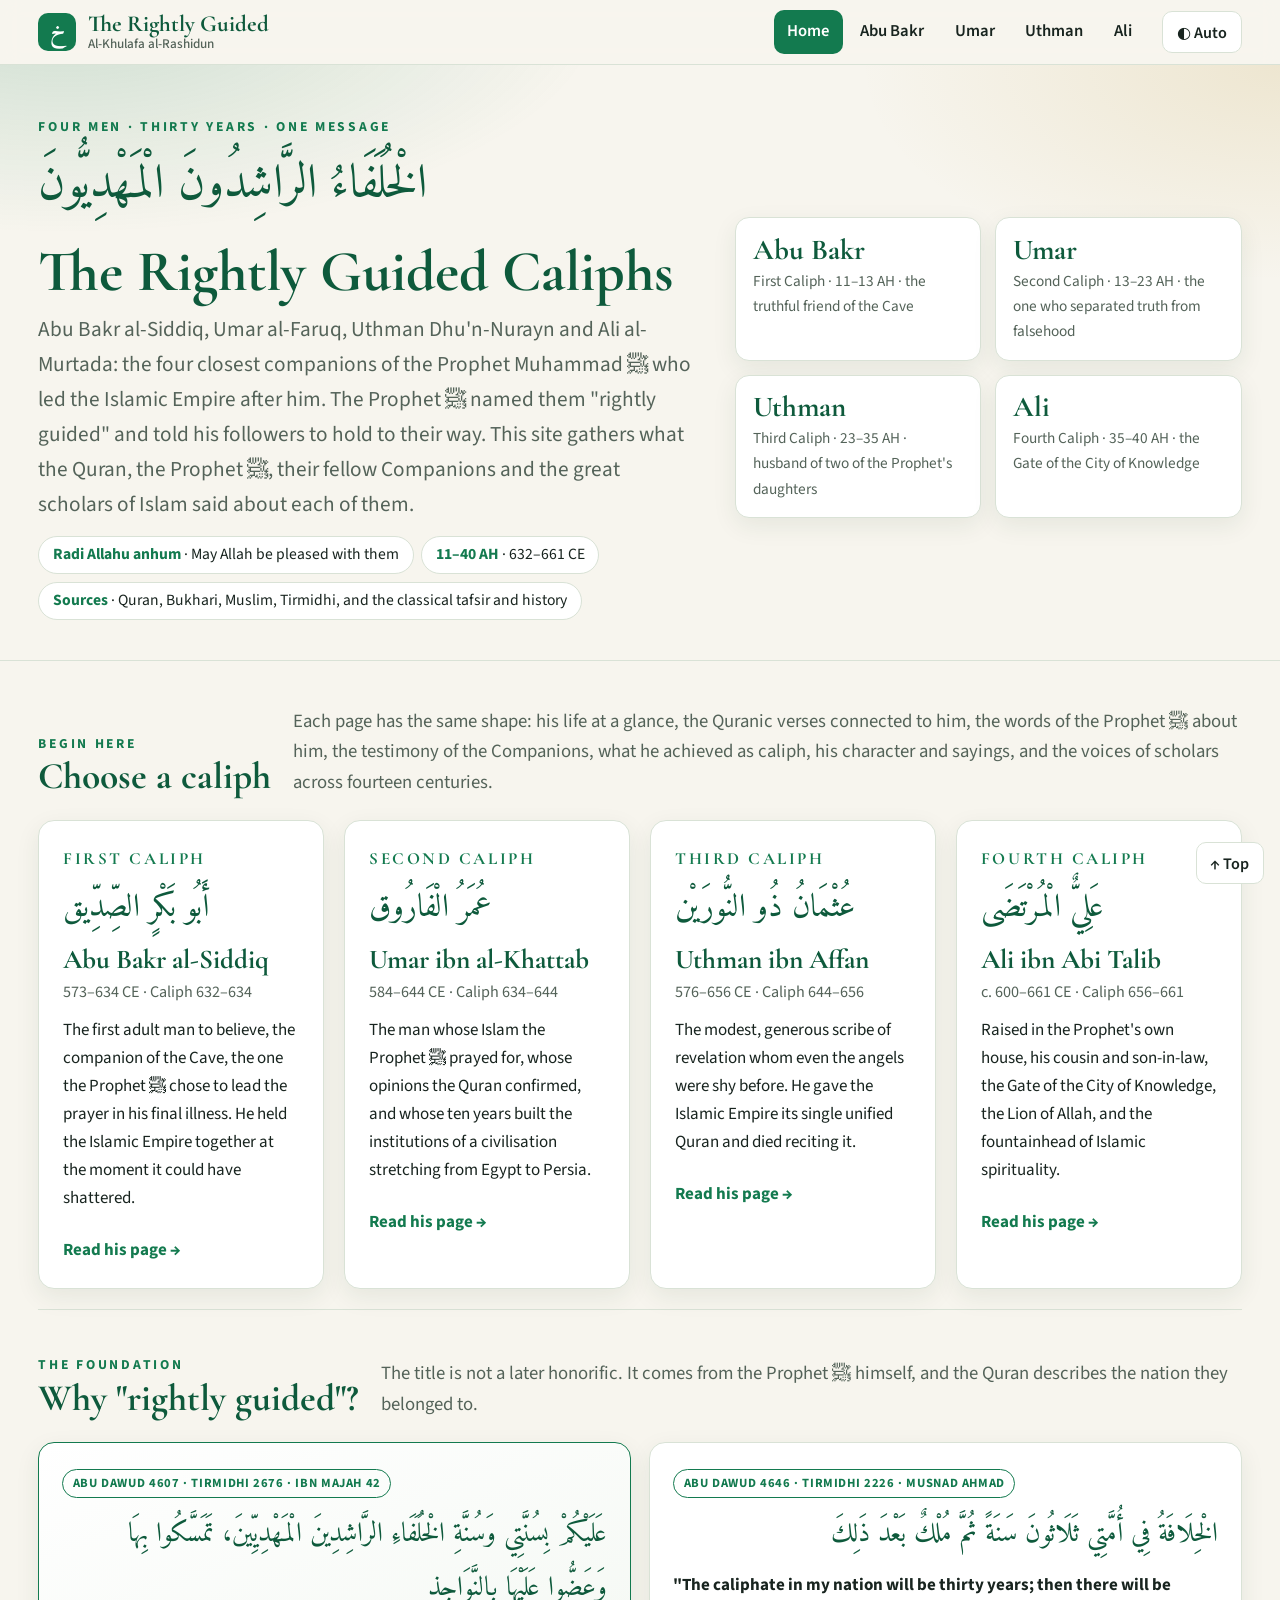
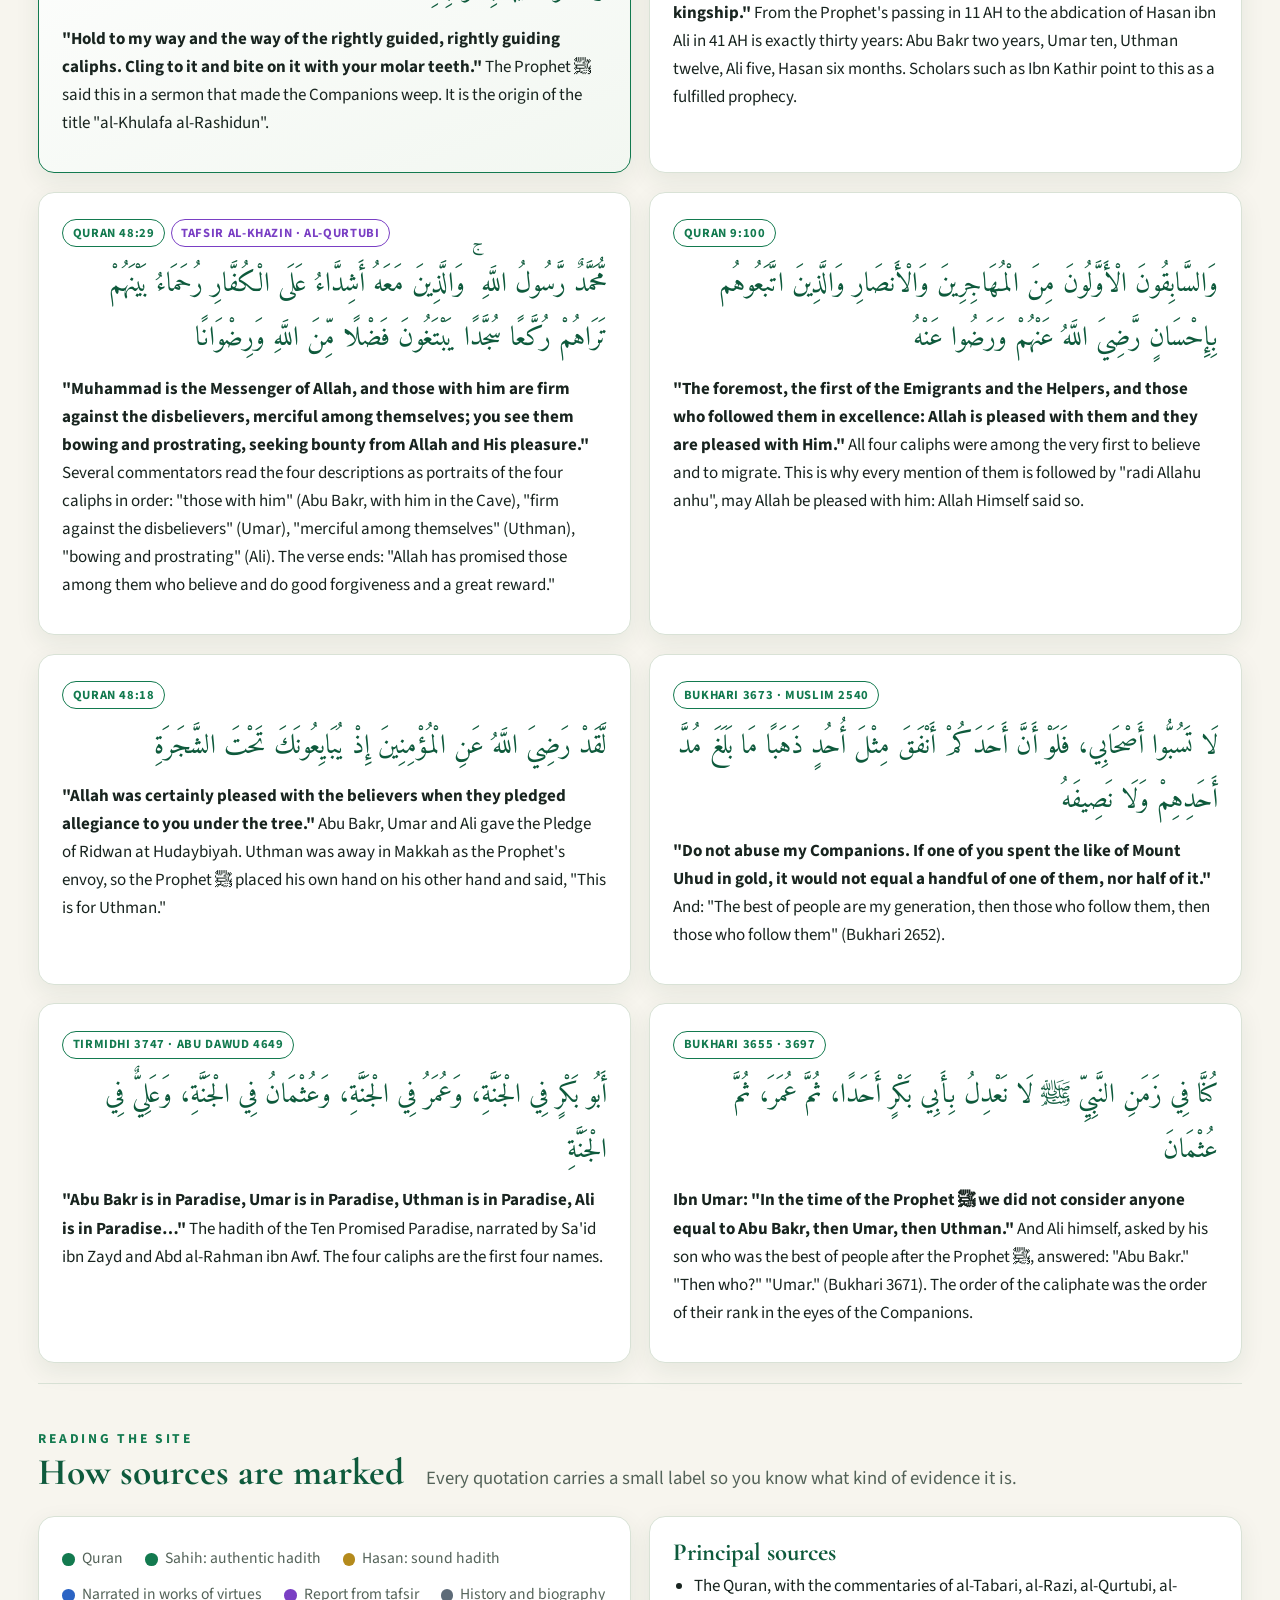
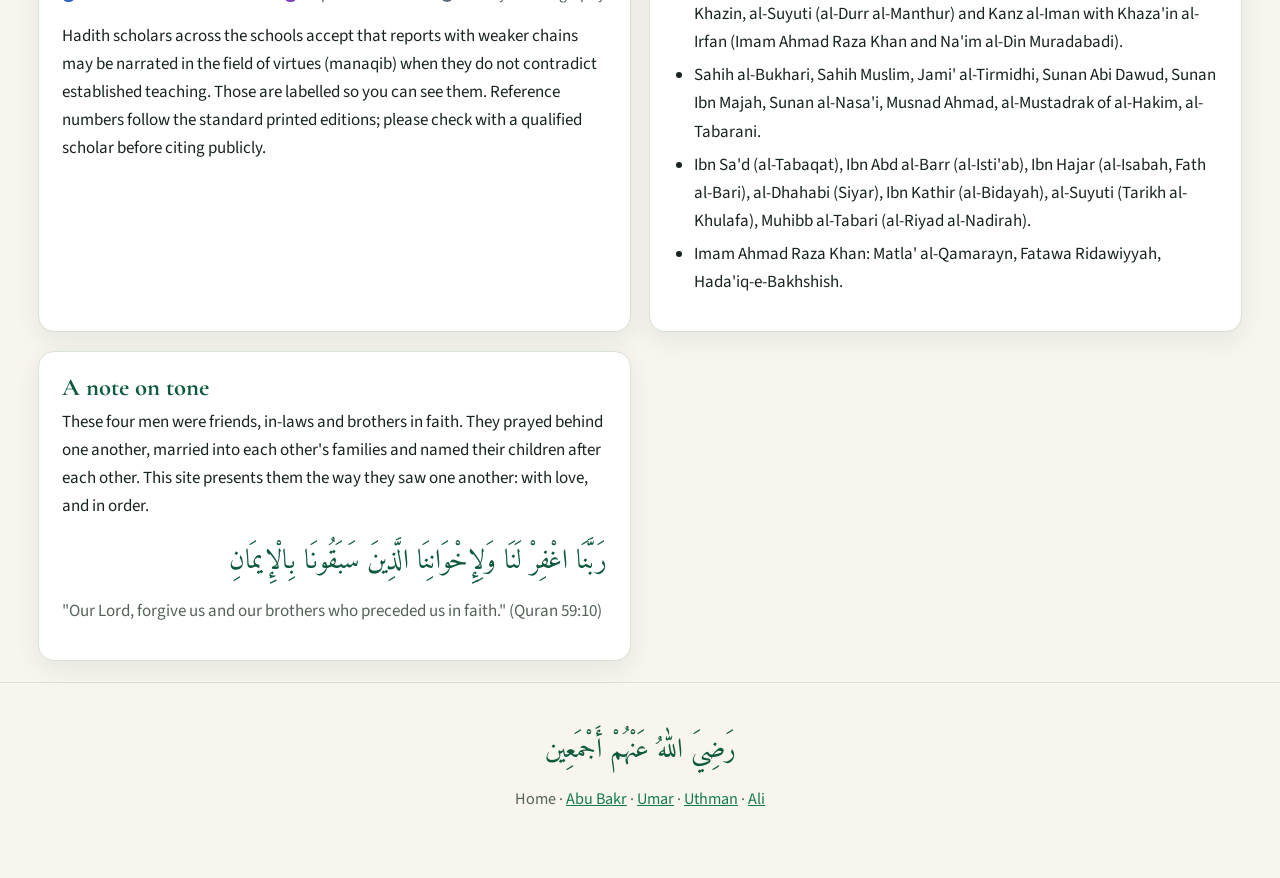
<file: index.html>
<!DOCTYPE html>
<html lang="en">
<head>
<meta charset="UTF-8">
<meta name="viewport" content="width=device-width, initial-scale=1.0, viewport-fit=cover">
<title>The Rightly Guided Caliphs</title>
<meta name="description" content="The lives, virtues and legacy of the four Rightly Guided Caliphs: Abu Bakr, Umar, Uthman and Ali, with the Quran, the words of the Prophet ﷺ and the testimony of scholars through the ages.">
<meta name="theme-color" content="#137a4f">
<link rel="preconnect" href="https://fonts.googleapis.com"><link rel="preconnect" href="https://fonts.gstatic.com" crossorigin>
<link href="https://fonts.googleapis.com/css2?family=Amiri:wght@400;700&family=Cormorant+Garamond:wght@600;700&family=Source+Sans+3:ital,wght@0,400;0,600;0,700;1,400&family=Noto+Nastaliq+Urdu&display=swap" rel="stylesheet">
<link rel="stylesheet" href="assets/style.css">
<script src="assets/main.js"></script>
</head>
<body>

<header class="site"><div class="wrap">
  <a class="logo" href="index.html"><span class="mark">خ</span><span>The Rightly Guided<small>Al-Khulafa al-Rashidun</small></span></a>
  <nav class="nav" id="nav">
    <a href="index.html" class="current">Home</a>
    <a href="abu-bakr.html">Abu Bakr</a>
    <a href="umar.html">Umar</a>
    <a href="uthman.html">Uthman</a>
    <a href="ali.html">Ali</a>
  </nav>
  <button class="btn themebtn" id="themeBtn" title="Theme: Auto / Light / Dark">◐ Auto</button>
  <button class="btn menubtn" id="menuBtn" aria-label="Menu" aria-expanded="false">☰</button>
</div></header>

<div class="hero"><div class="wrap">
  <div>
    <div class="kicker">Four men · Thirty years · One message</div>
    <div class="ar big">الْخُلَفَاءُ الرَّاشِدُونَ الْمَهْدِيُّونَ</div>
    <h1>The Rightly Guided Caliphs</h1>
    <p class="sub">Abu Bakr al-Siddiq, Umar al-Faruq, Uthman Dhu'n-Nurayn and Ali al-Murtada: the four closest companions of the Prophet Muhammad ﷺ who led the Islamic Empire after him. The Prophet ﷺ named them "rightly guided" and told his followers to hold to their way. This site gathers what the Quran, the Prophet ﷺ, their fellow Companions and the great scholars of Islam said about each of them.</p>
    <div class="chips">
      <span class="chip"><b>Radi Allahu anhum</b> · May Allah be pleased with them</span>
      <span class="chip"><b>11–40 AH</b> · 632–661 CE</span>
      <span class="chip"><b>Sources</b> · Quran, Bukhari, Muslim, Tirmidhi, and the classical tafsir and history</span>
    </div>
  </div>
  <div class="facts">
    <div class="fact"><div class="v">Abu Bakr</div><div class="l">First Caliph · 11–13 AH · the truthful friend of the Cave</div></div>
    <div class="fact"><div class="v">Umar</div><div class="l">Second Caliph · 13–23 AH · the one who separated truth from falsehood</div></div>
    <div class="fact"><div class="v">Uthman</div><div class="l">Third Caliph · 23–35 AH · husband of two of the Prophet's daughters</div></div>
    <div class="fact"><div class="v">Ali</div><div class="l">Fourth Caliph · 35–40 AH · the Gate of the City of Knowledge</div></div>
  </div>
</div></div>

<main class="wrap">

<section id="four">
  <div class="sec-head"><div><div class="kicker">Begin here</div><h2>Choose a caliph</h2></div>
    <p class="lead">Each page has the same shape: his life at a glance, the Quranic verses connected to him, the words of the Prophet ﷺ about him, the testimony of the Companions, what he achieved as caliph, his character and sayings, and the voices of scholars across fourteen centuries.</p></div>
  <div class="caliphs">
    <a class="cal" href="abu-bakr.html"><div class="num">First Caliph</div><div class="ar">أَبُو بَكْرٍ الصِّدِّيق</div><h3>Abu Bakr al-Siddiq</h3><div class="yrs">573–634 CE · Caliph 632–634</div><p>The first adult man to believe, the companion of the Cave, the one the Prophet ﷺ chose to lead the prayer in his final illness. He held the Islamic Empire together at the moment it could have shattered.</p><span class="go">Read his page →</span></a>
    <a class="cal" href="umar.html"><div class="num">Second Caliph</div><div class="ar">عُمَرُ الْفَارُوق</div><h3>Umar ibn al-Khattab</h3><div class="yrs">584–644 CE · Caliph 634–644</div><p>The man whose Islam the Prophet ﷺ prayed for, whose opinions the Quran confirmed, and whose ten years built the institutions of a civilisation stretching from Egypt to Persia.</p><span class="go">Read his page →</span></a>
    <a class="cal" href="uthman.html"><div class="num">Third Caliph</div><div class="ar">عُثْمَانُ ذُو النُّورَيْن</div><h3>Uthman ibn Affan</h3><div class="yrs">576–656 CE · Caliph 644–656</div><p>The modest, generous scribe of revelation whom even the angels were shy before. He gave the Islamic Empire its single unified Quran and died reciting it.</p><span class="go">Read his page →</span></a>
    <a class="cal" href="ali.html"><div class="num">Fourth Caliph</div><div class="ar">عَلِيٌّ الْمُرْتَضَى</div><h3>Ali ibn Abi Talib</h3><div class="yrs">c. 600–661 CE · Caliph 656–661</div><p>Raised in the Prophet's own house, his cousin and son-in-law, the Gate of the City of Knowledge, the Lion of Allah, and the fountainhead of Islamic spirituality.</p><span class="go">Read his page →</span></a>
  </div>
</section>

<section id="why">
  <div class="sec-head"><div><div class="kicker">The foundation</div><h2>Why "rightly guided"?</h2></div>
    <p class="lead">The title is not a later honorific. It comes from the Prophet ﷺ himself, and the Quran describes the nation they belonged to.</p></div>
  <div class="grid wide">
    <div class="card accent">
      <div class="badges"><span class="badge b-sahih">Abu Dawud 4607 · Tirmidhi 2676 · Ibn Majah 42</span></div>
      <div class="ar">عَلَيْكُمْ بِسُنَّتِي وَسُنَّةِ الْخُلَفَاءِ الرَّاشِدِينَ الْمَهْدِيِّينَ، تَمَسَّكُوا بِهَا وَعَضُّوا عَلَيْهَا بِالنَّوَاجِذِ</div>
      <p><b>"Hold to my way and the way of the rightly guided, rightly guiding caliphs. Cling to it and bite on it with your molar teeth."</b> The Prophet ﷺ said this in a sermon that made the Companions weep. It is the origin of the title "al-Khulafa al-Rashidun".</p>
    </div>
    <div class="card">
      <div class="badges"><span class="badge b-sahih">Abu Dawud 4646 · Tirmidhi 2226 · Musnad Ahmad</span></div>
      <div class="ar">الْخِلَافَةُ فِي أُمَّتِي ثَلَاثُونَ سَنَةً ثُمَّ مُلْكٌ بَعْدَ ذَلِكَ</div>
      <p><b>"The caliphate in my nation will be thirty years; then there will be kingship."</b> From the Prophet's passing in 11 AH to the abdication of Hasan ibn Ali in 41 AH is exactly thirty years: Abu Bakr two years, Umar ten, Uthman twelve, Ali five, Hasan six months. Scholars such as Ibn Kathir point to this as a fulfilled prophecy.</p>
    </div>
    <div class="card">
      <div class="badges"><span class="badge b-quran">Quran 48:29</span><span class="badge b-tafsir">Tafsir al-Khazin · al-Qurtubi</span></div>
      <div class="ar">مُّحَمَّدٌ رَّسُولُ اللَّهِ ۚ وَالَّذِينَ مَعَهُ أَشِدَّاءُ عَلَى الْكُفَّارِ رُحَمَاءُ بَيْنَهُمْ تَرَاهُمْ رُكَّعًا سُجَّدًا يَبْتَغُونَ فَضْلًا مِّنَ اللَّهِ وَرِضْوَانًا</div>
      <p><b>"Muhammad is the Messenger of Allah, and those with him are firm against the disbelievers, merciful among themselves; you see them bowing and prostrating, seeking bounty from Allah and His pleasure."</b> Several commentators read the four descriptions as portraits of the four caliphs in order: "those with him" (Abu Bakr, with him in the Cave), "firm against the disbelievers" (Umar), "merciful among themselves" (Uthman), "bowing and prostrating" (Ali). The verse ends: "Allah has promised those among them who believe and do good forgiveness and a great reward."</p>
    </div>
    <div class="card">
      <div class="badges"><span class="badge b-quran">Quran 9:100</span></div>
      <div class="ar">وَالسَّابِقُونَ الْأَوَّلُونَ مِنَ الْمُهَاجِرِينَ وَالْأَنصَارِ وَالَّذِينَ اتَّبَعُوهُم بِإِحْسَانٍ رَّضِيَ اللَّهُ عَنْهُمْ وَرَضُوا عَنْهُ</div>
      <p><b>"The foremost, the first of the Emigrants and the Helpers, and those who followed them in excellence: Allah is pleased with them and they are pleased with Him."</b> All four caliphs were among the very first to believe and to migrate. This is why every mention of them is followed by "radi Allahu anhu", may Allah be pleased with him: Allah Himself said so.</p>
    </div>
    <div class="card">
      <div class="badges"><span class="badge b-quran">Quran 48:18</span></div>
      <div class="ar">لَّقَدْ رَضِيَ اللَّهُ عَنِ الْمُؤْمِنِينَ إِذْ يُبَايِعُونَكَ تَحْتَ الشَّجَرَةِ</div>
      <p><b>"Allah was certainly pleased with the believers when they pledged allegiance to you under the tree."</b> Abu Bakr, Umar and Ali gave the Pledge of Ridwan at Hudaybiyah. Uthman was away in Makkah as the Prophet's envoy, so the Prophet ﷺ placed his own hand on his other hand and said, "This is for Uthman."</p>
    </div>
    <div class="card">
      <div class="badges"><span class="badge b-sahih">Bukhari 3673 · Muslim 2540</span></div>
      <div class="ar">لَا تَسُبُّوا أَصْحَابِي، فَلَوْ أَنَّ أَحَدَكُمْ أَنْفَقَ مِثْلَ أُحُدٍ ذَهَبًا مَا بَلَغَ مُدَّ أَحَدِهِمْ وَلَا نَصِيفَهُ</div>
      <p><b>"Do not abuse my Companions. If one of you spent the like of Mount Uhud in gold, it would not equal a handful of one of them, nor half of it."</b> And: "The best of people are my generation, then those who follow them, then those who follow them" (Bukhari 2652).</p>
    </div>
    <div class="card">
      <div class="badges"><span class="badge b-sahih">Tirmidhi 3747 · Abu Dawud 4649</span></div>
      <div class="ar">أَبُو بَكْرٍ فِي الْجَنَّةِ، وَعُمَرُ فِي الْجَنَّةِ، وَعُثْمَانُ فِي الْجَنَّةِ، وَعَلِيٌّ فِي الْجَنَّةِ</div>
      <p><b>"Abu Bakr is in Paradise, Umar is in Paradise, Uthman is in Paradise, Ali is in Paradise…"</b> The hadith of the Ten Promised Paradise, narrated by Sa'id ibn Zayd and Abd al-Rahman ibn Awf. The four caliphs are the first four names.</p>
    </div>
    <div class="card">
      <div class="badges"><span class="badge b-sahih">Bukhari 3655 · 3697</span></div>
      <div class="ar">كُنَّا فِي زَمَنِ النَّبِيِّ ﷺ لَا نَعْدِلُ بِأَبِي بَكْرٍ أَحَدًا، ثُمَّ عُمَرَ، ثُمَّ عُثْمَانَ</div>
      <p><b>Ibn Umar: "In the time of the Prophet ﷺ we did not consider anyone equal to Abu Bakr, then Umar, then Uthman."</b> And Ali himself, asked by his son who was the best of people after the Prophet ﷺ, answered: "Abu Bakr." "Then who?" "Umar." (Bukhari 3671). The order of the caliphate was the order of their rank in the eyes of the Companions.</p>
    </div>
  </div>
</section>

<section id="how">
  <div class="sec-head"><div><div class="kicker">Reading the site</div><h2>How sources are marked</h2></div>
    <p class="lead">Every quotation carries a small label so you know what kind of evidence it is.</p></div>
  <div class="grid">
    <div class="card">
      <div class="legend">
        <span class="pill"><i style="background:var(--green)"></i>Quran</span>
        <span class="pill"><i style="background:var(--sahih)"></i>Sahih: authentic hadith</span>
        <span class="pill"><i style="background:var(--hasan)"></i>Hasan: sound hadith</span>
        <span class="pill"><i style="background:var(--manaqib)"></i>Narrated in works of virtues</span>
        <span class="pill"><i style="background:var(--tafsir)"></i>Report from tafsir</span>
        <span class="pill"><i style="background:var(--hist)"></i>History and biography</span>
      </div>
      <p style="margin-top:.8rem">Hadith scholars across the schools accept that reports with weaker chains may be narrated in the field of virtues (manaqib) when they do not contradict established teaching. Those are labelled so you can see them. Reference numbers follow the standard printed editions; please check with a qualified scholar before citing publicly.</p>
    </div>
    <div class="card">
      <h3>Principal sources</h3>
      <ul>
        <li>The Quran, with the commentaries of al-Tabari, al-Razi, al-Qurtubi, al-Khazin, al-Suyuti (al-Durr al-Manthur) and Kanz al-Iman with Khaza'in al-Irfan (Imam Ahmad Raza Khan and Na'im al-Din Muradabadi).</li>
        <li>Sahih al-Bukhari, Sahih Muslim, Jami' al-Tirmidhi, Sunan Abi Dawud, Sunan Ibn Majah, Sunan al-Nasa'i, Musnad Ahmad, al-Mustadrak of al-Hakim, al-Tabarani.</li>
        <li>Ibn Sa'd (al-Tabaqat), Ibn Abd al-Barr (al-Isti'ab), Ibn Hajar (al-Isabah, Fath al-Bari), al-Dhahabi (Siyar), Ibn Kathir (al-Bidayah), al-Suyuti (Tarikh al-Khulafa), Muhibb al-Tabari (al-Riyad al-Nadirah).</li>
        <li>Imam Ahmad Raza Khan: Matla' al-Qamarayn, Fatawa Ridawiyyah, Hada'iq-e-Bakhshish.</li>
      </ul>
    </div>
    <div class="card">
      <h3>A note on tone</h3>
      <p>These four men were friends, in-laws and brothers in faith. They prayed behind one another, married into each other's families and named their children after each other. This site presents them the way they saw one another: with love, and in order.</p>
      <div class="ar">رَبَّنَا اغْفِرْ لَنَا وَلِإِخْوَانِنَا الَّذِينَ سَبَقُونَا بِالْإِيمَانِ</div>
      <p class="muted">"Our Lord, forgive us and our brothers who preceded us in faith." (Quran 59:10)</p>
    </div>
  </div>
</section>

</main>

<footer class="site-foot"><div class="wrap">
  <div class="ar">رَضِيَ اللهُ عَنْهُمْ أَجْمَعِين</div>
  <p style="text-align:center">Home · <a href="abu-bakr.html">Abu Bakr</a> · <a href="umar.html">Umar</a> · <a href="uthman.html">Uthman</a> · <a href="ali.html">Ali</a></p>
</div></footer>
<a class="topbtn" href="#top"><button class="btn">↑ Top</button></a>
</body>
</html>
</file>
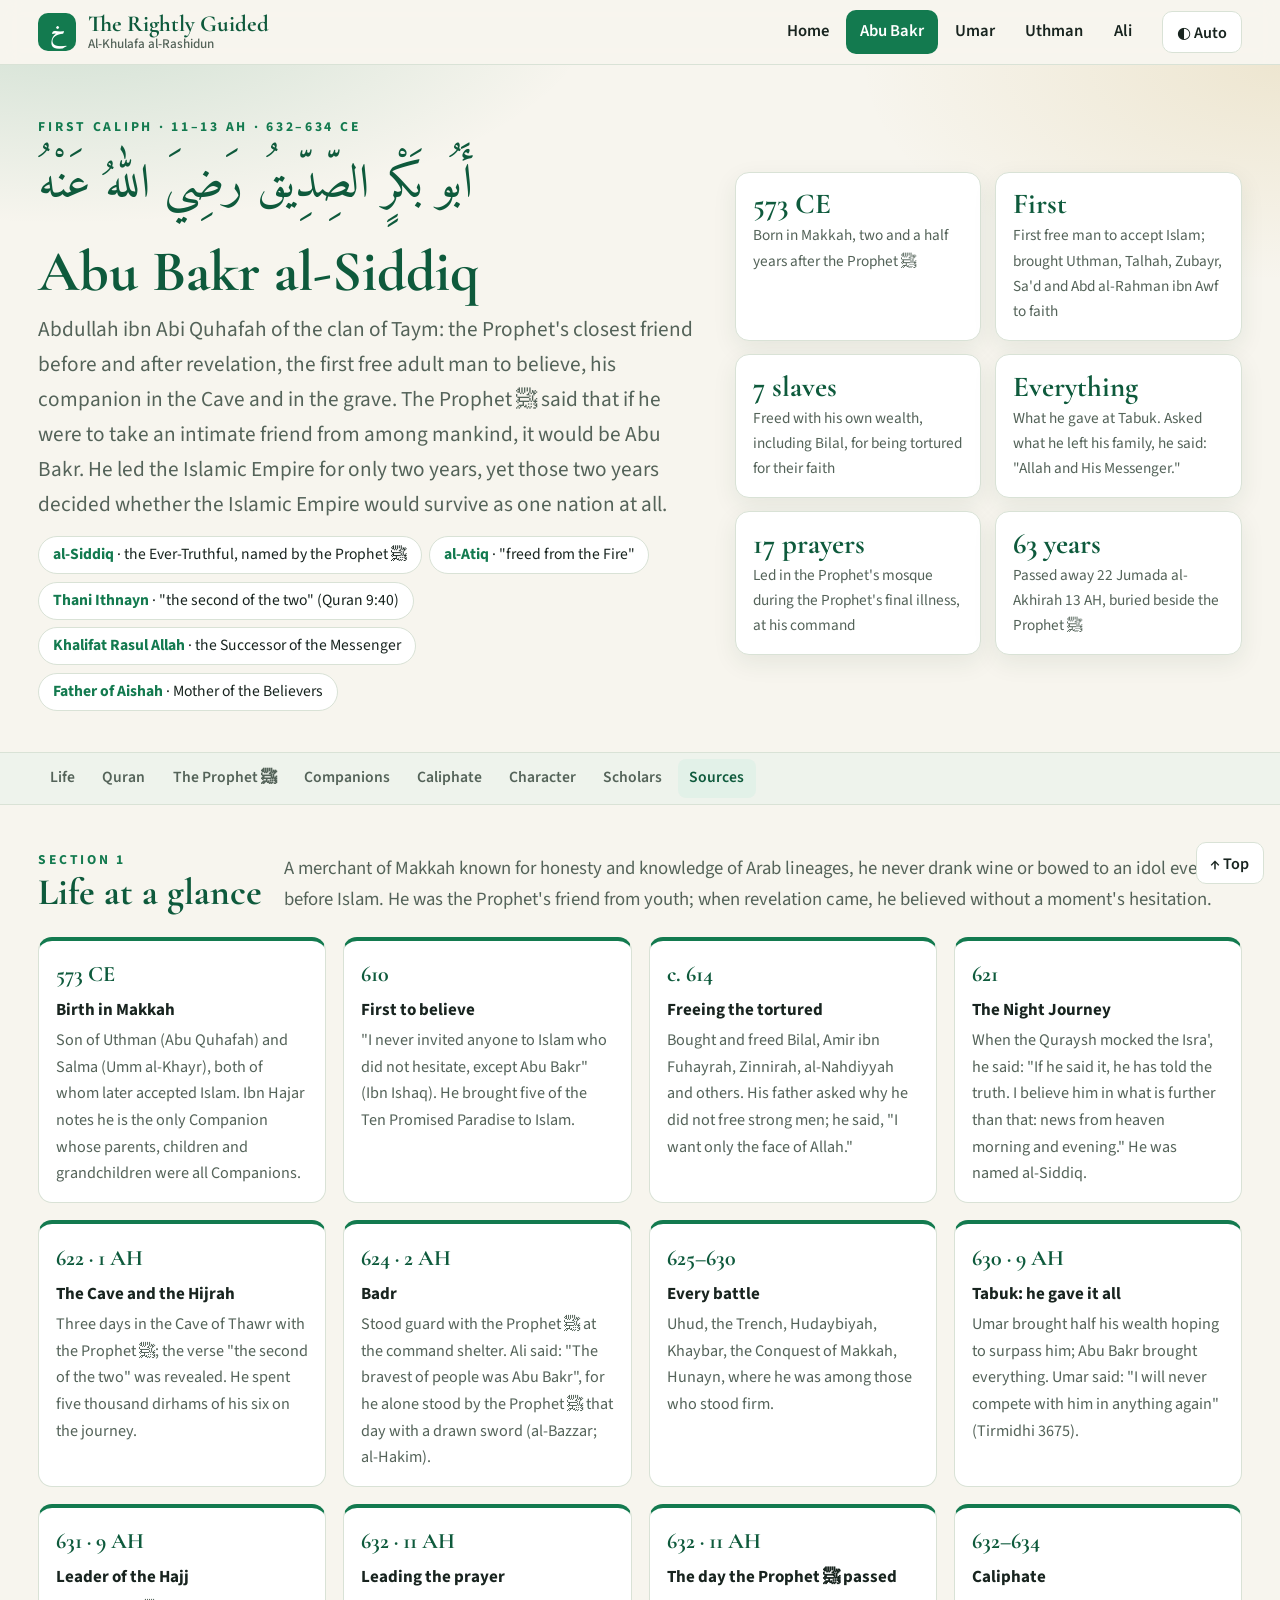
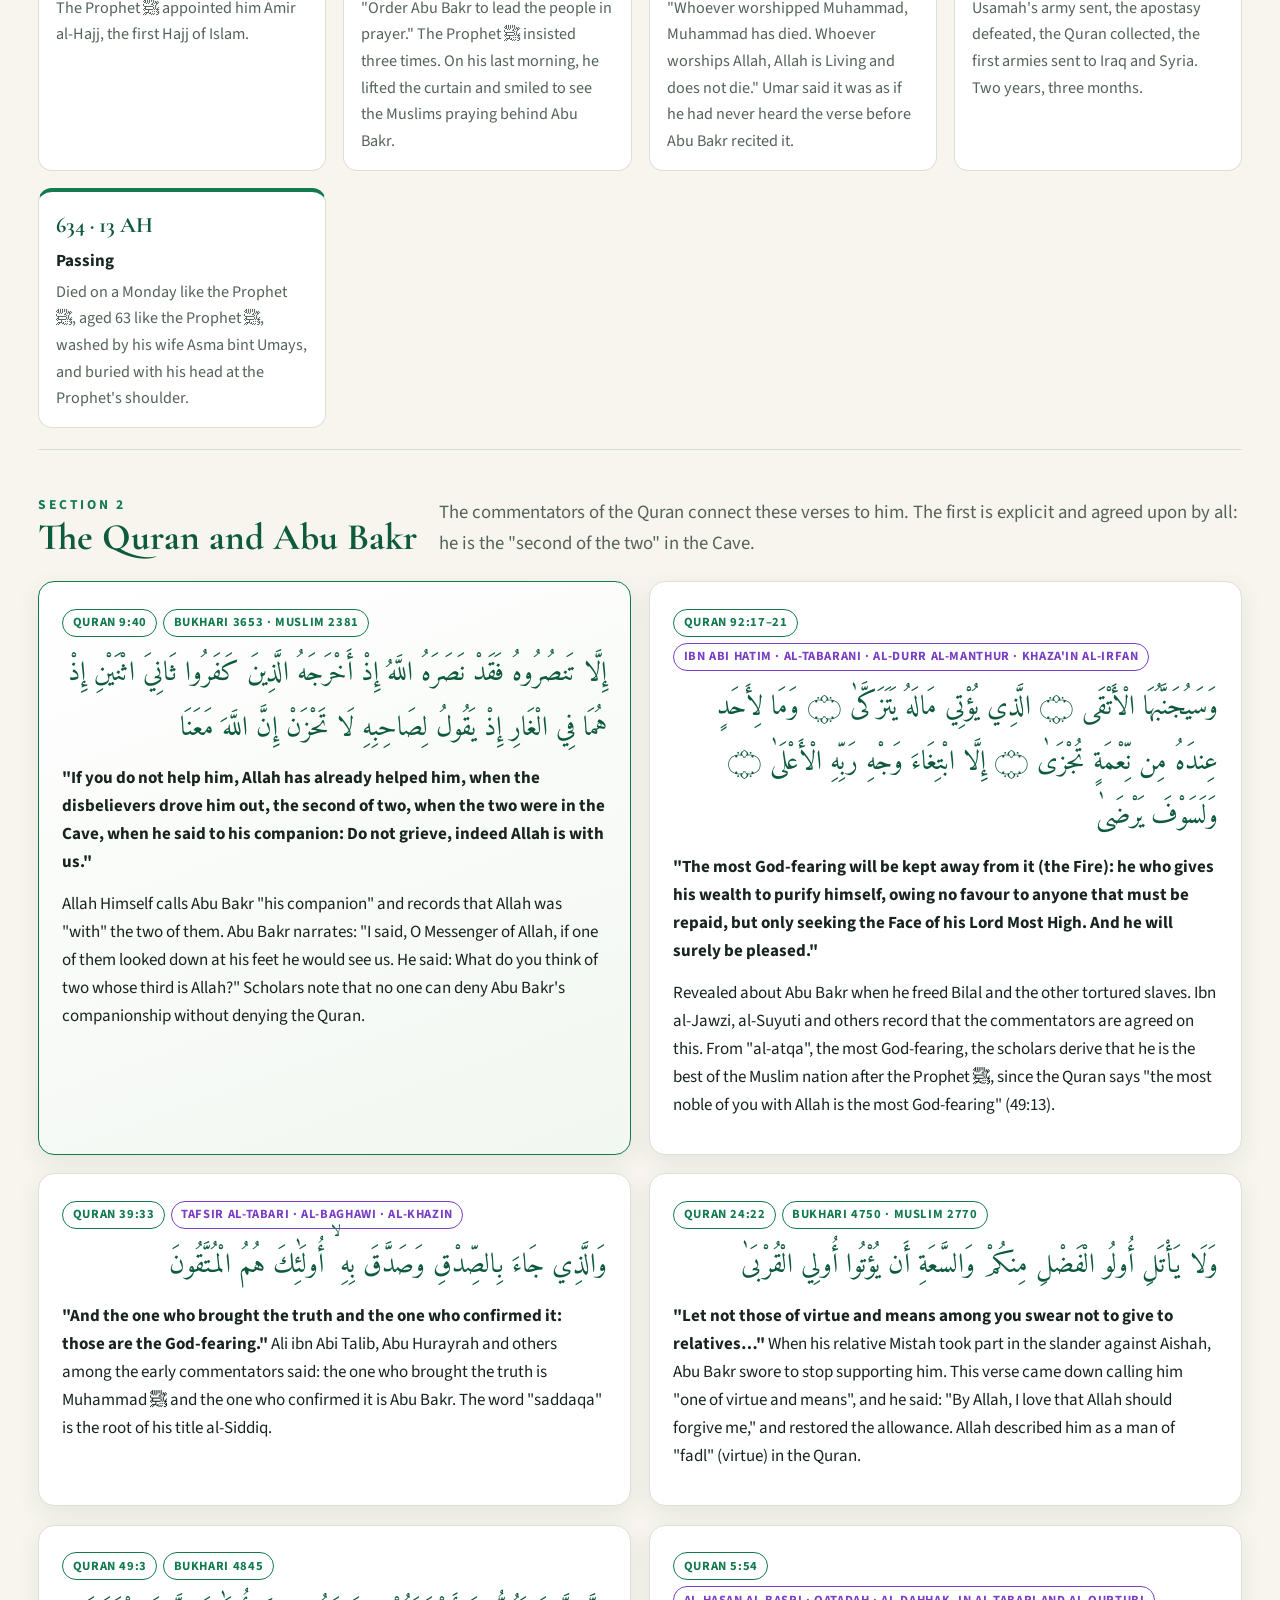
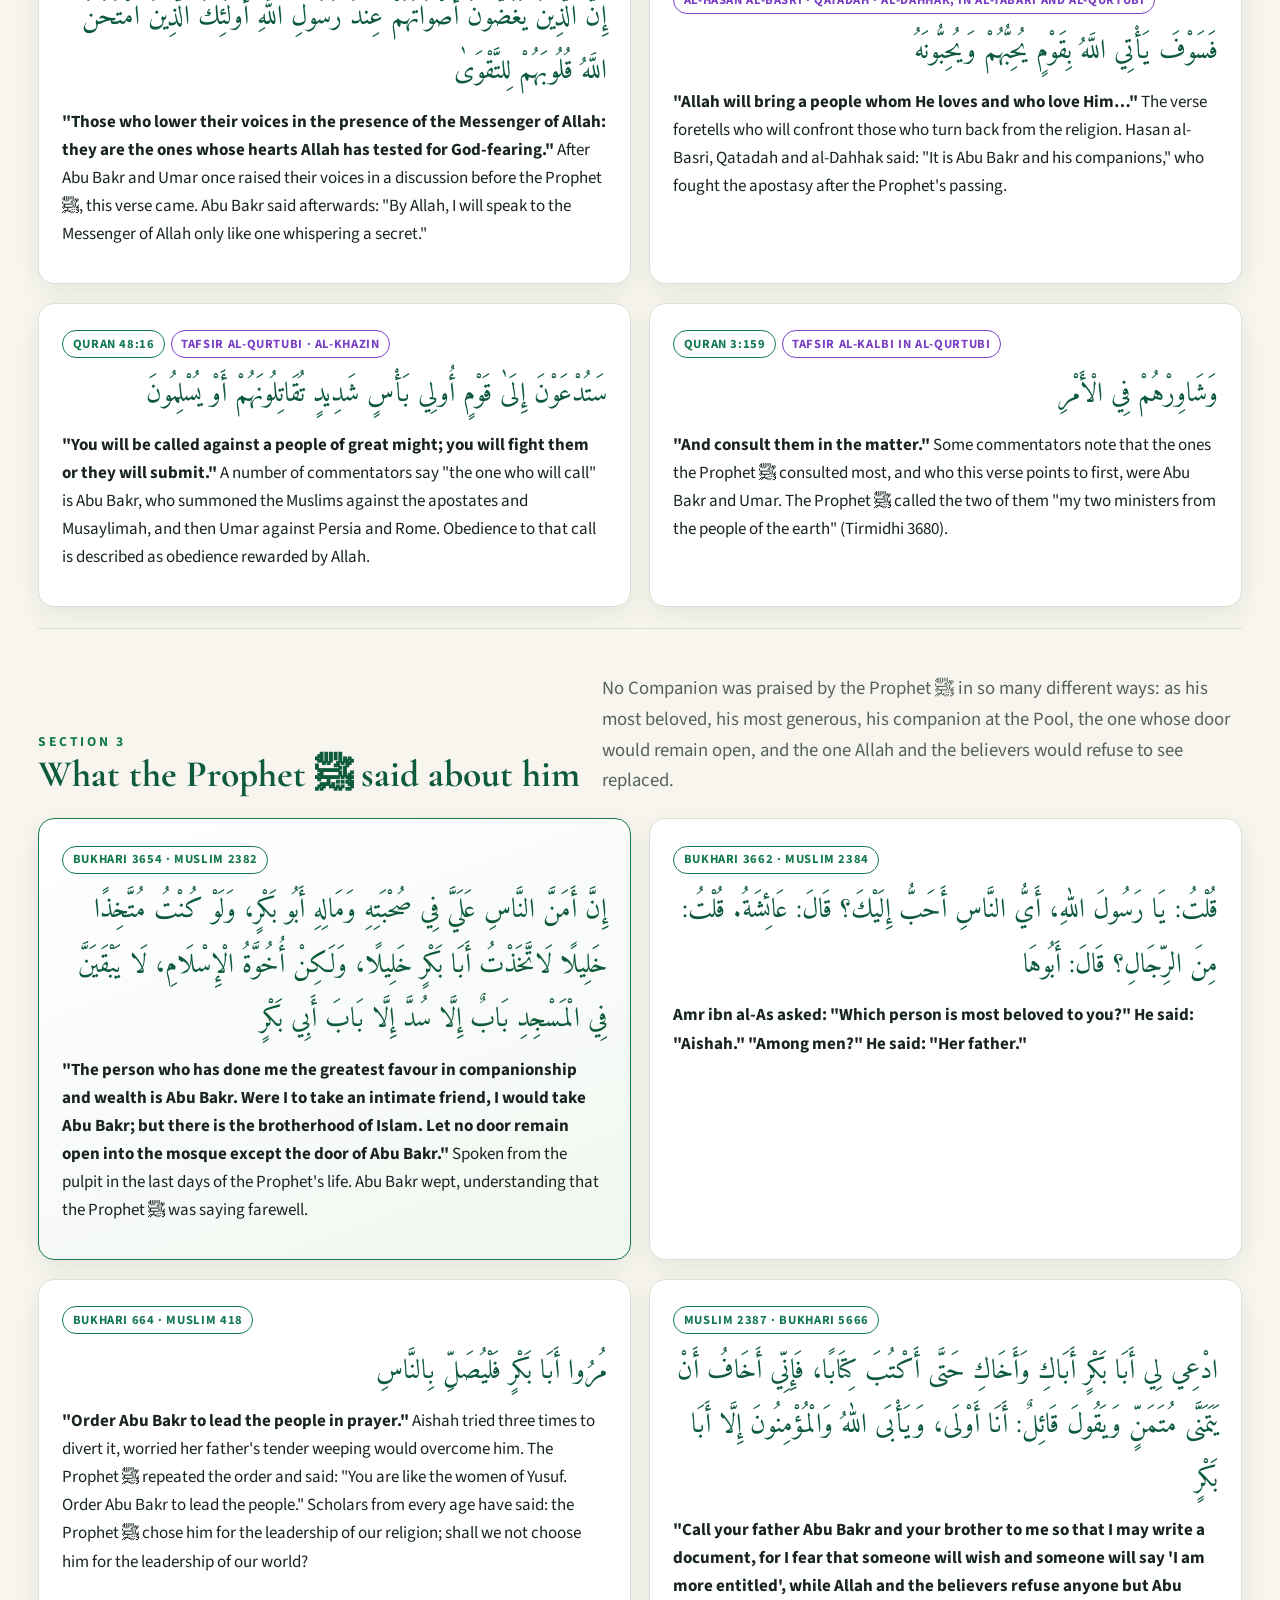
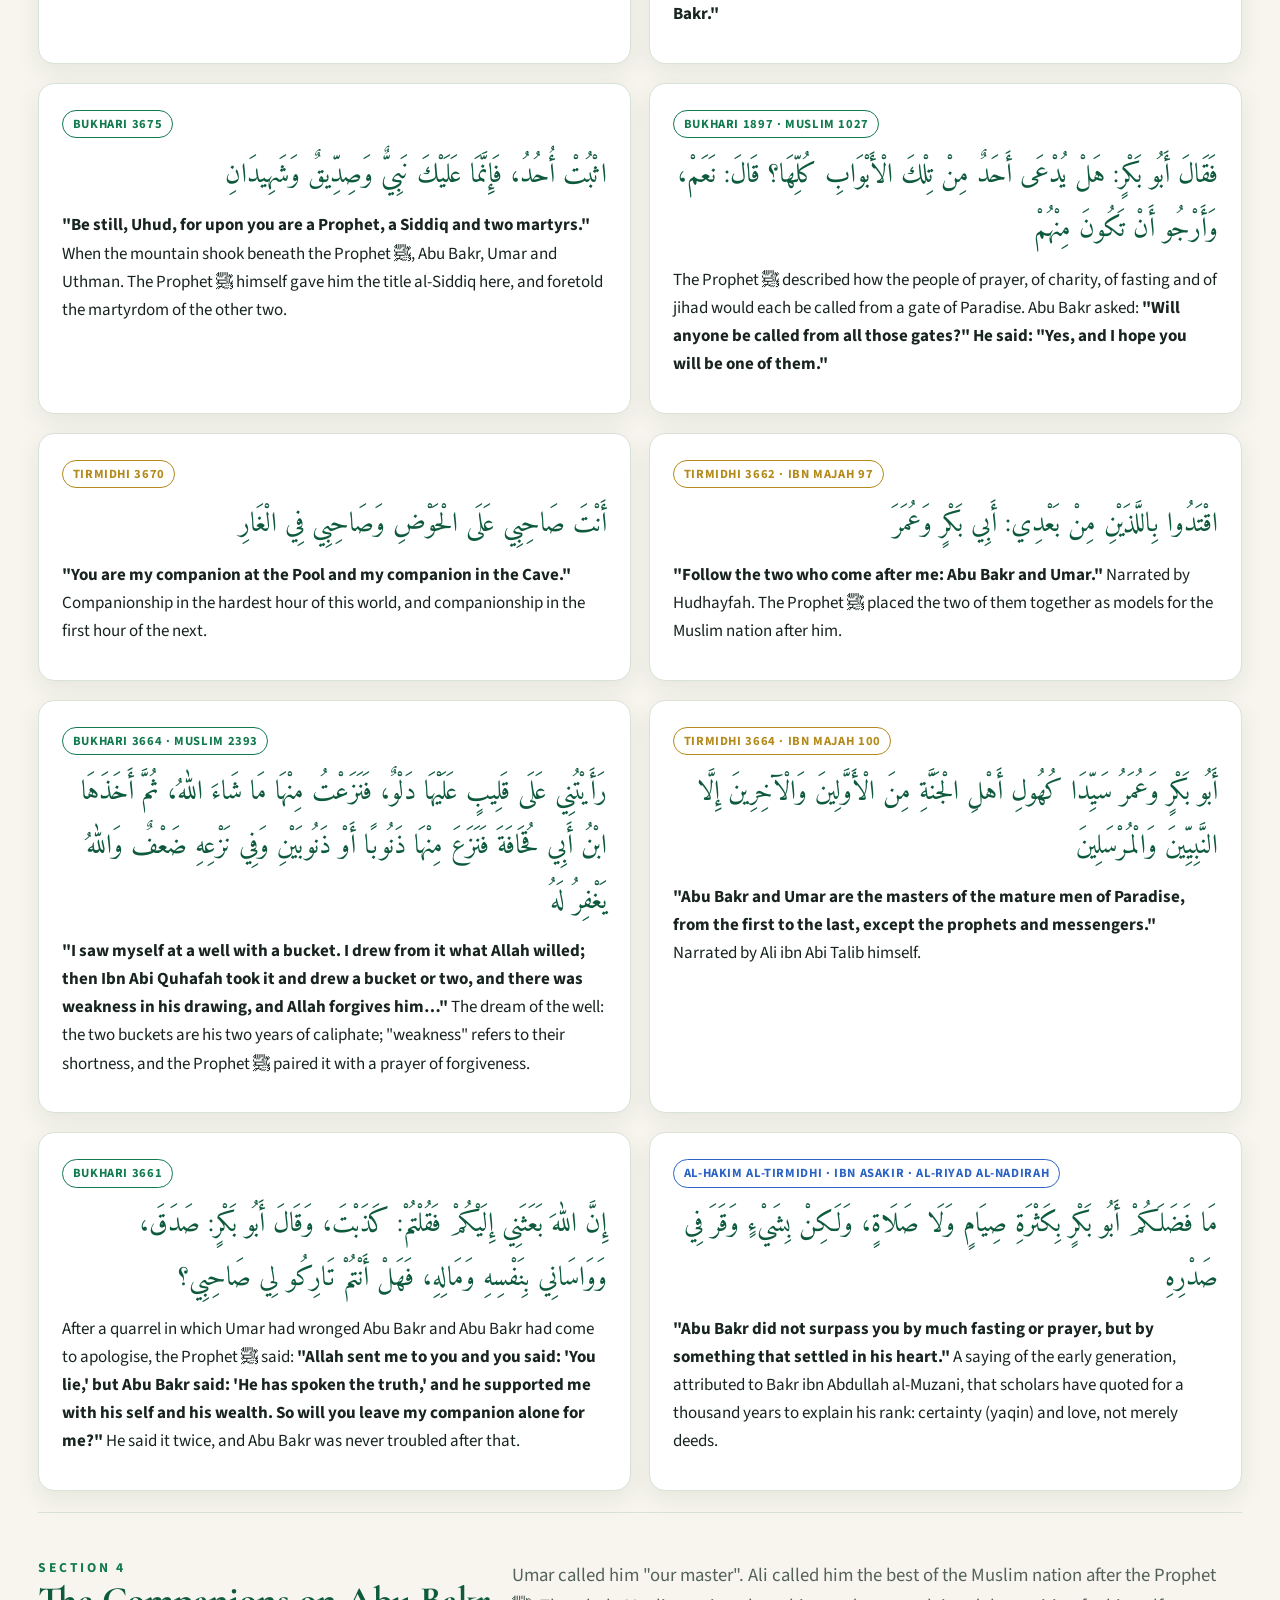
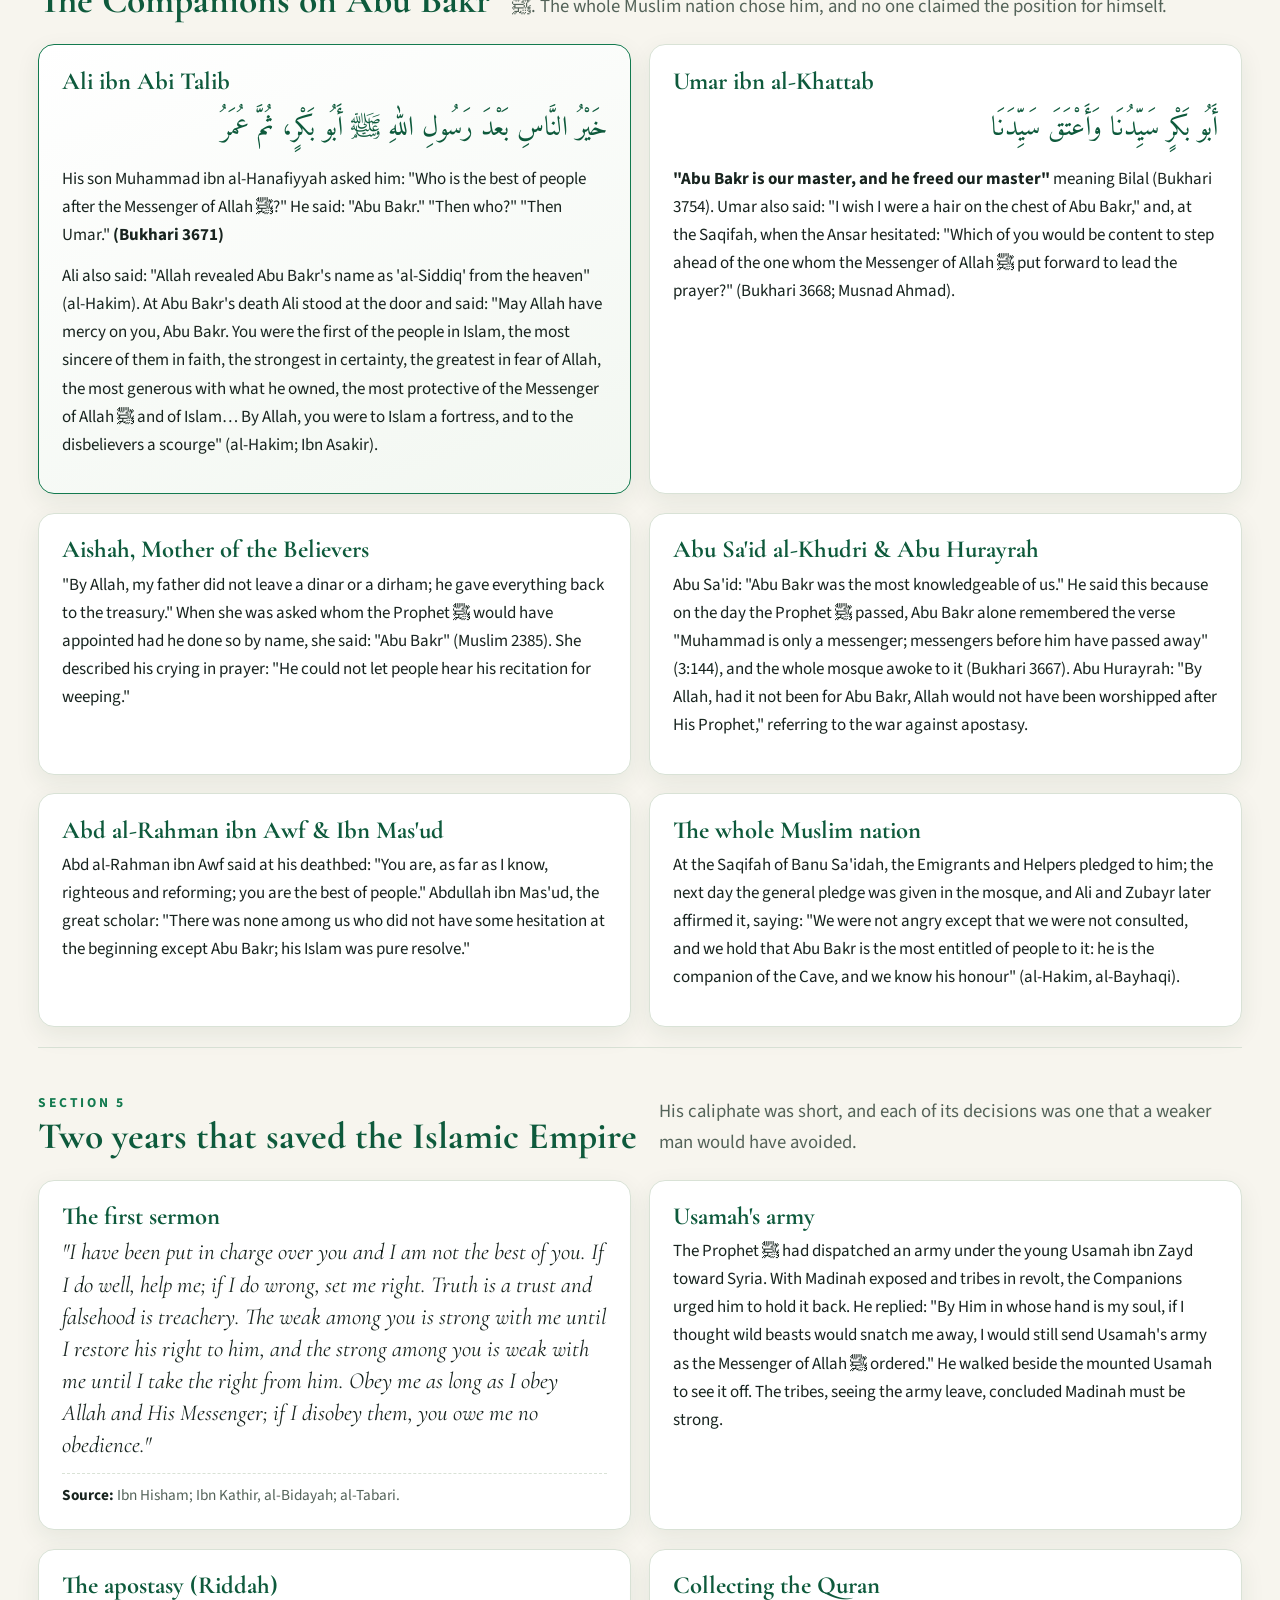
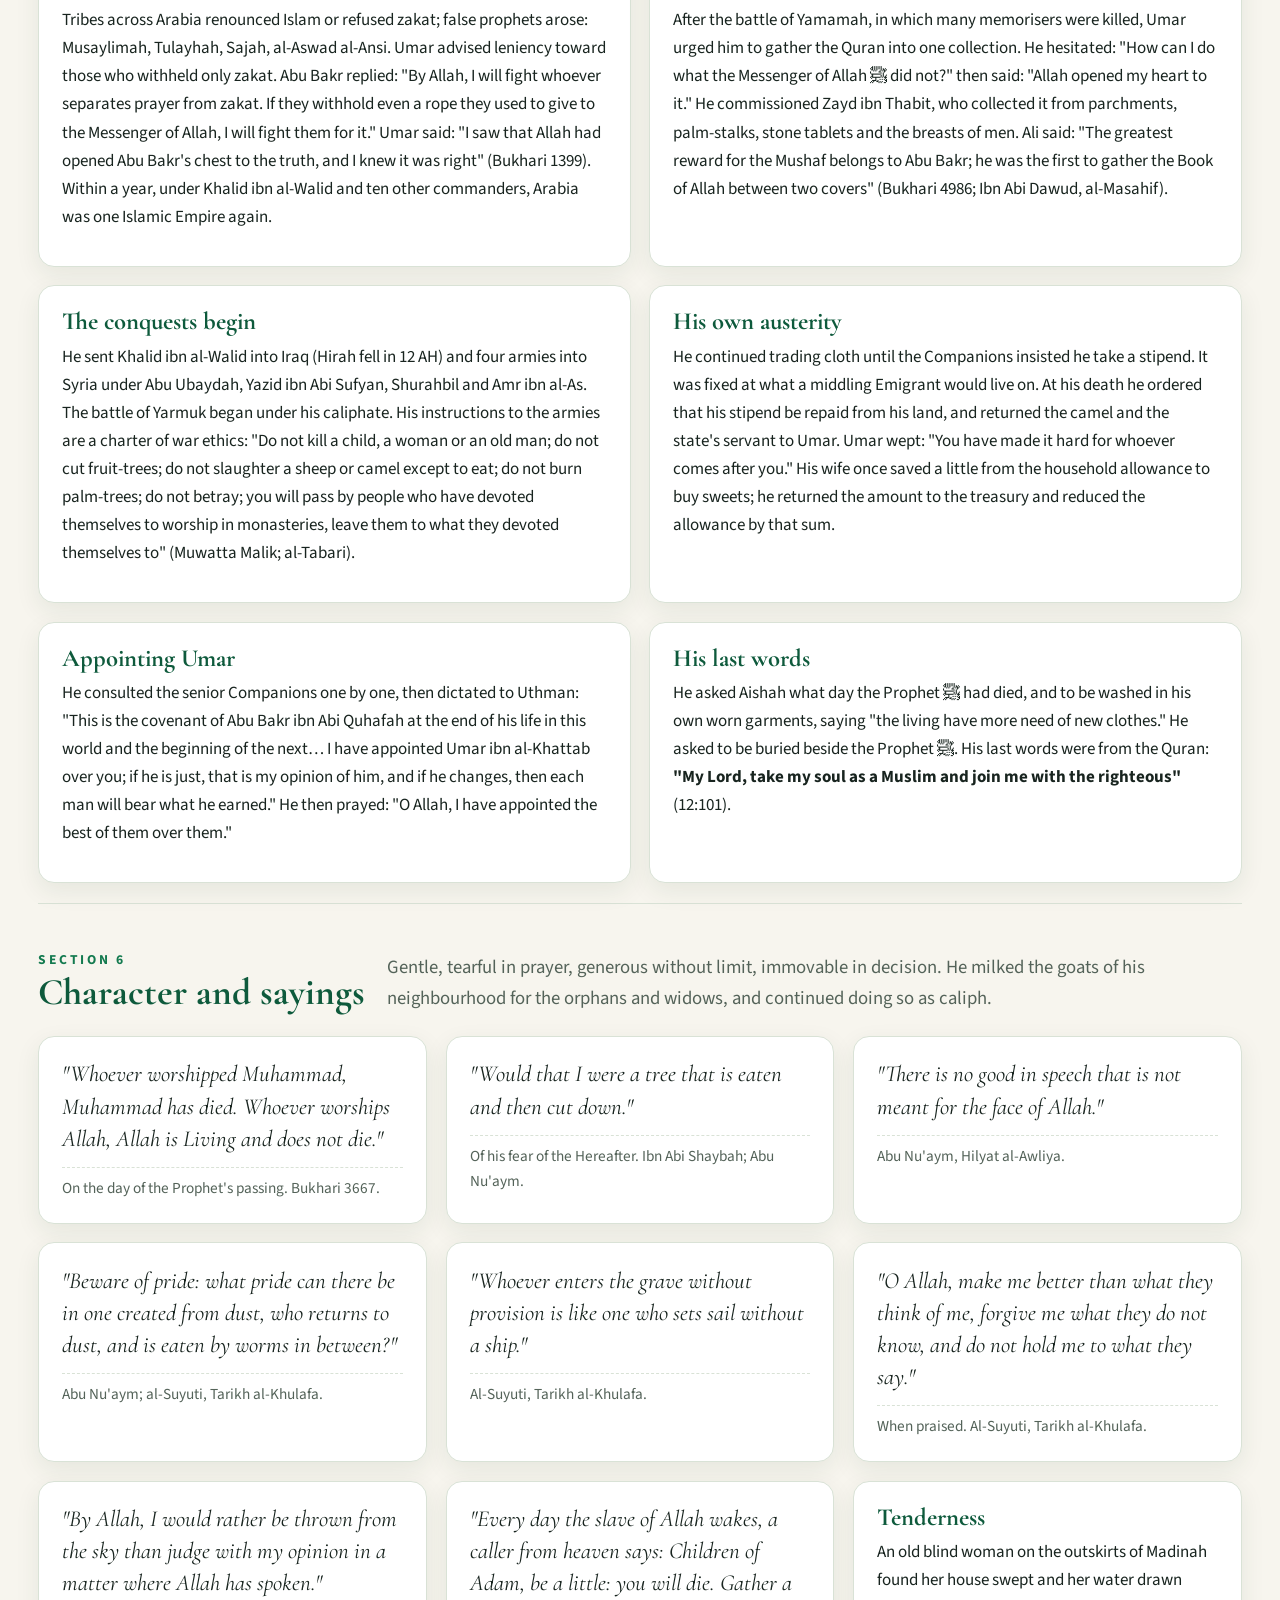
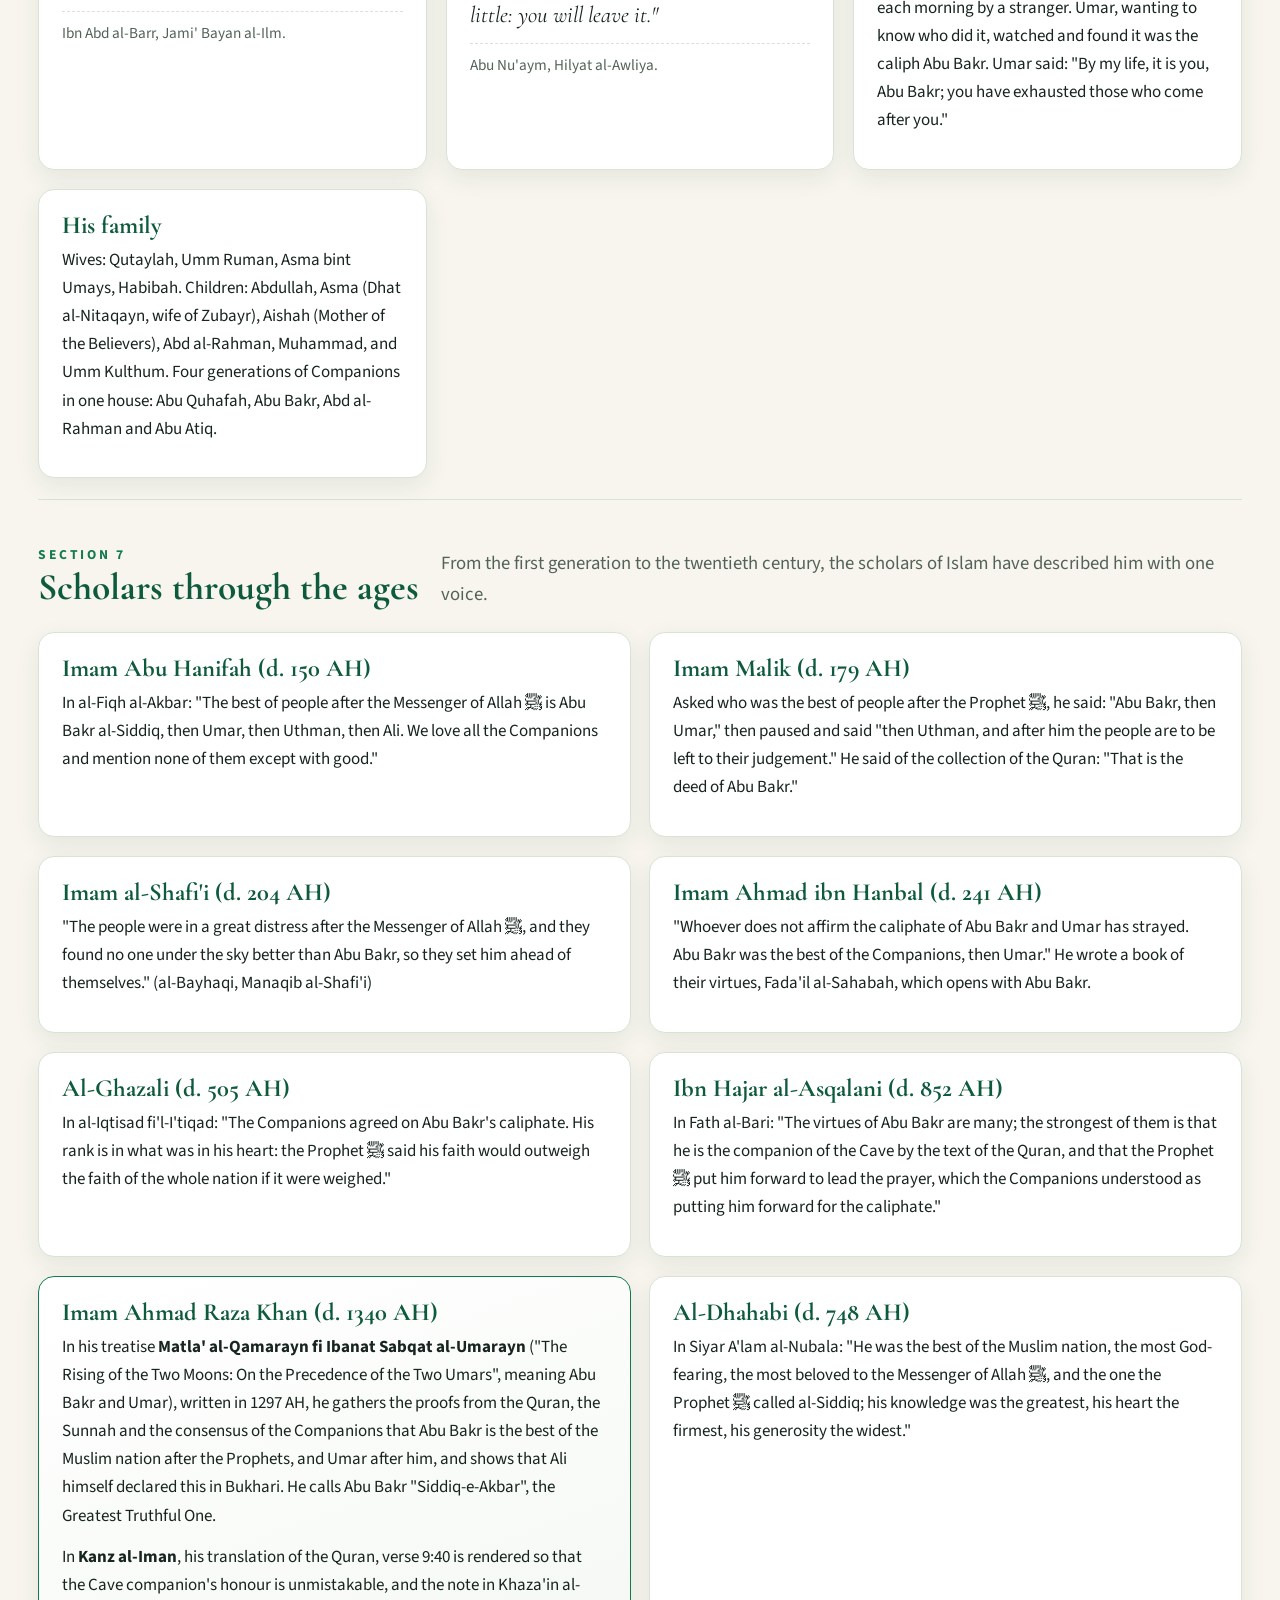
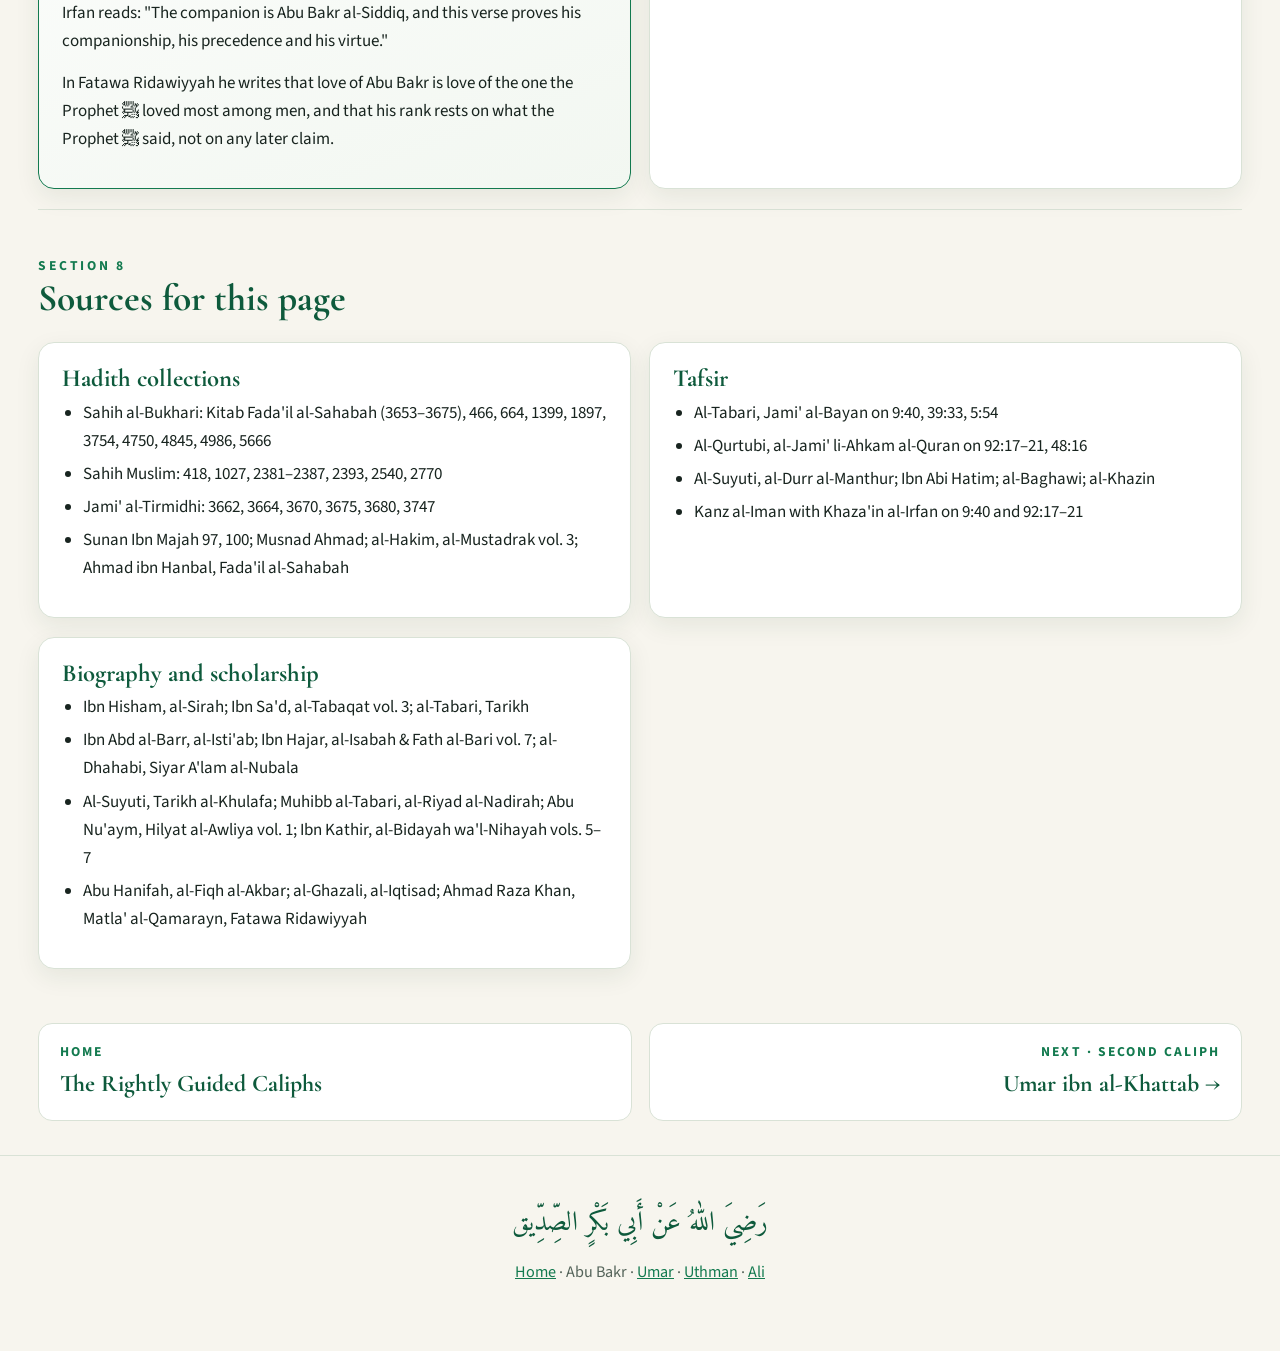
<file: abu-bakr.html>
<!DOCTYPE html>
<html lang="en">
<head>
<meta charset="UTF-8">
<meta name="viewport" content="width=device-width, initial-scale=1.0, viewport-fit=cover">
<title>Abu Bakr al-Siddiq — The Rightly Guided</title>
<meta name="description" content="Abu Bakr al-Siddiq, the first Rightly Guided Caliph: the Quranic verses about him, the words of the Prophet ﷺ, the testimony of the Companions, his caliphate, his character and the voice of the scholars.">
<meta name="theme-color" content="#137a4f">
<link rel="preconnect" href="https://fonts.googleapis.com"><link rel="preconnect" href="https://fonts.gstatic.com" crossorigin>
<link href="https://fonts.googleapis.com/css2?family=Amiri:wght@400;700&family=Cormorant+Garamond:wght@600;700&family=Source+Sans+3:ital,wght@0,400;0,600;0,700;1,400&family=Noto+Nastaliq+Urdu&display=swap" rel="stylesheet">
<link rel="stylesheet" href="assets/style.css">
<script src="assets/main.js"></script>
</head>
<body id="top">

<header class="site"><div class="wrap">
  <a class="logo" href="index.html"><span class="mark">خ</span><span>The Rightly Guided<small>Al-Khulafa al-Rashidun</small></span></a>
  <nav class="nav" id="nav">
    <a href="index.html">Home</a>
    <a href="abu-bakr.html" class="current">Abu Bakr</a>
    <a href="umar.html">Umar</a>
    <a href="uthman.html">Uthman</a>
    <a href="ali.html">Ali</a>
  </nav>
  <button class="btn themebtn" id="themeBtn" title="Theme: Auto / Light / Dark">◐ Auto</button>
  <button class="btn menubtn" id="menuBtn" aria-label="Menu" aria-expanded="false">☰</button>
</div></header>

<div class="hero"><div class="wrap">
  <div>
    <div class="kicker">First Caliph · 11–13 AH · 632–634 CE</div>
    <div class="ar big">أَبُو بَكْرٍ الصِّدِّيقُ رَضِيَ اللهُ عَنْهُ</div>
    <h1>Abu Bakr al-Siddiq</h1>
    <p class="sub">Abdullah ibn Abi Quhafah of the clan of Taym: the Prophet's closest friend before and after revelation, the first free adult man to believe, his companion in the Cave and in the grave. The Prophet ﷺ said that if he were to take an intimate friend from among mankind, it would be Abu Bakr. He led the Islamic Empire for only two years, yet those two years decided whether the Islamic Empire would survive as one nation at all.</p>
    <div class="chips">
      <span class="chip"><b>al-Siddiq</b> · the Ever-Truthful, named by the Prophet ﷺ</span>
      <span class="chip"><b>al-Atiq</b> · "freed from the Fire"</span>
      <span class="chip"><b>Thani Ithnayn</b> · "the second of the two" (Quran 9:40)</span>
      <span class="chip"><b>Khalifat Rasul Allah</b> · the Successor of the Messenger</span>
      <span class="chip"><b>Father of Aishah</b> · Mother of the Believers</span>
    </div>
  </div>
  <div class="facts">
    <div class="fact"><div class="v">573 CE</div><div class="l">Born in Makkah, two and a half years after the Prophet ﷺ</div></div>
    <div class="fact"><div class="v">First</div><div class="l">First free man to accept Islam; brought Uthman, Talhah, Zubayr, Sa'd and Abd al-Rahman ibn Awf to faith</div></div>
    <div class="fact"><div class="v">7 slaves</div><div class="l">Freed with his own wealth, including Bilal, for being tortured for their faith</div></div>
    <div class="fact"><div class="v">Everything</div><div class="l">What he gave at Tabuk. Asked what he left his family, he said: "Allah and His Messenger."</div></div>
    <div class="fact"><div class="v">17 prayers</div><div class="l">Led in the Prophet's mosque during the Prophet's final illness, at his command</div></div>
    <div class="fact"><div class="v">63 years</div><div class="l">Passed away 22 Jumada al-Akhirah 13 AH, buried beside the Prophet ﷺ</div></div>
  </div>
</div></div>

<nav class="subnav"><div class="wrap">
  <a href="#life">Life</a><a href="#quran">Quran</a><a href="#prophet">The Prophet ﷺ</a><a href="#companions">Companions</a><a href="#caliphate">Caliphate</a><a href="#character">Character</a><a href="#scholars">Scholars</a><a href="#sources">Sources</a>
</div></nav>

<main class="wrap">

<section id="life">
  <div class="sec-head"><div><div class="kicker">Section 1</div><h2>Life at a glance</h2></div>
    <p class="lead">A merchant of Makkah known for honesty and knowledge of Arab lineages, he never drank wine or bowed to an idol even before Islam. He was the Prophet's friend from youth; when revelation came, he believed without a moment's hesitation.</p></div>
  <div class="timeline">
    <div class="tl"><div class="y">573 CE</div><div class="t">Birth in Makkah</div><div class="d">Son of Uthman (Abu Quhafah) and Salma (Umm al-Khayr), both of whom later accepted Islam. Ibn Hajar notes he is the only Companion whose parents, children and grandchildren were all Companions.</div></div>
    <div class="tl"><div class="y">610</div><div class="t">First to believe</div><div class="d">"I never invited anyone to Islam who did not hesitate, except Abu Bakr" (Ibn Ishaq). He brought five of the Ten Promised Paradise to Islam.</div></div>
    <div class="tl"><div class="y">c. 614</div><div class="t">Freeing the tortured</div><div class="d">Bought and freed Bilal, Amir ibn Fuhayrah, Zinnirah, al-Nahdiyyah and others. His father asked why he did not free strong men; he said, "I want only the face of Allah."</div></div>
    <div class="tl"><div class="y">621</div><div class="t">The Night Journey</div><div class="d">When the Quraysh mocked the Isra', he said: "If he said it, he has told the truth. I believe him in what is further than that: news from heaven morning and evening." He was named al-Siddiq.</div></div>
    <div class="tl"><div class="y">622 · 1 AH</div><div class="t">The Cave and the Hijrah</div><div class="d">Three days in the Cave of Thawr with the Prophet ﷺ; the verse "the second of the two" was revealed. He spent five thousand dirhams of his six on the journey.</div></div>
    <div class="tl"><div class="y">624 · 2 AH</div><div class="t">Badr</div><div class="d">Stood guard with the Prophet ﷺ at the command shelter. Ali said: "The bravest of people was Abu Bakr", for he alone stood by the Prophet ﷺ that day with a drawn sword (al-Bazzar; al-Hakim).</div></div>
    <div class="tl"><div class="y">625–630</div><div class="t">Every battle</div><div class="d">Uhud, the Trench, Hudaybiyah, Khaybar, the Conquest of Makkah, Hunayn, where he was among those who stood firm.</div></div>
    <div class="tl"><div class="y">630 · 9 AH</div><div class="t">Tabuk: he gave it all</div><div class="d">Umar brought half his wealth hoping to surpass him; Abu Bakr brought everything. Umar said: "I will never compete with him in anything again" (Tirmidhi 3675).</div></div>
    <div class="tl"><div class="y">631 · 9 AH</div><div class="t">Leader of the Hajj</div><div class="d">The Prophet ﷺ appointed him Amir al-Hajj, the first Hajj of Islam.</div></div>
    <div class="tl"><div class="y">632 · 11 AH</div><div class="t">Leading the prayer</div><div class="d">"Order Abu Bakr to lead the people in prayer." The Prophet ﷺ insisted three times. On his last morning, he lifted the curtain and smiled to see the Muslims praying behind Abu Bakr.</div></div>
    <div class="tl"><div class="y">632 · 11 AH</div><div class="t">The day the Prophet ﷺ passed</div><div class="d">"Whoever worshipped Muhammad, Muhammad has died. Whoever worships Allah, Allah is Living and does not die." Umar said it was as if he had never heard the verse before Abu Bakr recited it.</div></div>
    <div class="tl"><div class="y">632–634</div><div class="t">Caliphate</div><div class="d">Usamah's army sent, the apostasy defeated, the Quran collected, the first armies sent to Iraq and Syria. Two years, three months.</div></div>
    <div class="tl"><div class="y">634 · 13 AH</div><div class="t">Passing</div><div class="d">Died on a Monday like the Prophet ﷺ, aged 63 like the Prophet ﷺ, washed by his wife Asma bint Umays, and buried with his head at the Prophet's shoulder.</div></div>
  </div>
</section>

<section id="quran">
  <div class="sec-head"><div><div class="kicker">Section 2</div><h2>The Quran and Abu Bakr</h2></div>
    <p class="lead">The commentators of the Quran connect these verses to him. The first is explicit and agreed upon by all: he is the "second of the two" in the Cave.</p></div>
  <div class="grid wide">
    <div class="card accent">
      <div class="badges"><span class="badge b-quran">Quran 9:40</span><span class="badge b-sahih">Bukhari 3653 · Muslim 2381</span></div>
      <div class="ar">إِلَّا تَنصُرُوهُ فَقَدْ نَصَرَهُ اللَّهُ إِذْ أَخْرَجَهُ الَّذِينَ كَفَرُوا ثَانِيَ اثْنَيْنِ إِذْ هُمَا فِي الْغَارِ إِذْ يَقُولُ لِصَاحِبِهِ لَا تَحْزَنْ إِنَّ اللَّهَ مَعَنَا</div>
      <p><b>"If you do not help him, Allah has already helped him, when the disbelievers drove him out, the second of two, when the two were in the Cave, when he said to his companion: Do not grieve, indeed Allah is with us."</b></p>
      <p>Allah Himself calls Abu Bakr "his companion" and records that Allah was "with" the two of them. Abu Bakr narrates: "I said, O Messenger of Allah, if one of them looked down at his feet he would see us. He said: What do you think of two whose third is Allah?" Scholars note that no one can deny Abu Bakr's companionship without denying the Quran.</p>
    </div>
    <div class="card">
      <div class="badges"><span class="badge b-quran">Quran 92:17–21</span><span class="badge b-tafsir">Ibn Abi Hatim · al-Tabarani · al-Durr al-Manthur · Khaza'in al-Irfan</span></div>
      <div class="ar">وَسَيُجَنَّبُهَا الْأَتْقَى ۝ الَّذِي يُؤْتِي مَالَهُ يَتَزَكَّىٰ ۝ وَمَا لِأَحَدٍ عِندَهُ مِن نِّعْمَةٍ تُجْزَىٰ ۝ إِلَّا ابْتِغَاءَ وَجْهِ رَبِّهِ الْأَعْلَىٰ ۝ وَلَسَوْفَ يَرْضَىٰ</div>
      <p><b>"The most God-fearing will be kept away from it (the Fire): he who gives his wealth to purify himself, owing no favour to anyone that must be repaid, but only seeking the Face of his Lord Most High. And he will surely be pleased."</b></p>
      <p>Revealed about Abu Bakr when he freed Bilal and the other tortured slaves. Ibn al-Jawzi, al-Suyuti and others record that the commentators are agreed on this. From "al-atqa", the most God-fearing, the scholars derive that he is the best of the Muslim nation after the Prophet ﷺ, since the Quran says "the most noble of you with Allah is the most God-fearing" (49:13).</p>
    </div>
    <div class="card">
      <div class="badges"><span class="badge b-quran">Quran 39:33</span><span class="badge b-tafsir">Tafsir al-Tabari · al-Baghawi · al-Khazin</span></div>
      <div class="ar">وَالَّذِي جَاءَ بِالصِّدْقِ وَصَدَّقَ بِهِ ۙ أُولَٰئِكَ هُمُ الْمُتَّقُونَ</div>
      <p><b>"And the one who brought the truth and the one who confirmed it: those are the God-fearing."</b> Ali ibn Abi Talib, Abu Hurayrah and others among the early commentators said: the one who brought the truth is Muhammad ﷺ and the one who confirmed it is Abu Bakr. The word "saddaqa" is the root of his title al-Siddiq.</p>
    </div>
    <div class="card">
      <div class="badges"><span class="badge b-quran">Quran 24:22</span><span class="badge b-sahih">Bukhari 4750 · Muslim 2770</span></div>
      <div class="ar">وَلَا يَأْتَلِ أُولُو الْفَضْلِ مِنكُمْ وَالسَّعَةِ أَن يُؤْتُوا أُولِي الْقُرْبَىٰ</div>
      <p><b>"Let not those of virtue and means among you swear not to give to relatives…"</b> When his relative Mistah took part in the slander against Aishah, Abu Bakr swore to stop supporting him. This verse came down calling him "one of virtue and means", and he said: "By Allah, I love that Allah should forgive me," and restored the allowance. Allah described him as a man of "fadl" (virtue) in the Quran.</p>
    </div>
    <div class="card">
      <div class="badges"><span class="badge b-quran">Quran 49:3</span><span class="badge b-sahih">Bukhari 4845</span></div>
      <div class="ar">إِنَّ الَّذِينَ يَغُضُّونَ أَصْوَاتَهُمْ عِندَ رَسُولِ اللَّهِ أُولَٰئِكَ الَّذِينَ امْتَحَنَ اللَّهُ قُلُوبَهُمْ لِلتَّقْوَىٰ</div>
      <p><b>"Those who lower their voices in the presence of the Messenger of Allah: they are the ones whose hearts Allah has tested for God-fearing."</b> After Abu Bakr and Umar once raised their voices in a discussion before the Prophet ﷺ, this verse came. Abu Bakr said afterwards: "By Allah, I will speak to the Messenger of Allah only like one whispering a secret."</p>
    </div>
    <div class="card">
      <div class="badges"><span class="badge b-quran">Quran 5:54</span><span class="badge b-tafsir">al-Hasan al-Basri · Qatadah · al-Dahhak, in al-Tabari and al-Qurtubi</span></div>
      <div class="ar">فَسَوْفَ يَأْتِي اللَّهُ بِقَوْمٍ يُحِبُّهُمْ وَيُحِبُّونَهُ</div>
      <p><b>"Allah will bring a people whom He loves and who love Him…"</b> The verse foretells who will confront those who turn back from the religion. Hasan al-Basri, Qatadah and al-Dahhak said: "It is Abu Bakr and his companions," who fought the apostasy after the Prophet's passing.</p>
    </div>
    <div class="card">
      <div class="badges"><span class="badge b-quran">Quran 48:16</span><span class="badge b-tafsir">Tafsir al-Qurtubi · al-Khazin</span></div>
      <div class="ar">سَتُدْعَوْنَ إِلَىٰ قَوْمٍ أُولِي بَأْسٍ شَدِيدٍ تُقَاتِلُونَهُمْ أَوْ يُسْلِمُونَ</div>
      <p><b>"You will be called against a people of great might; you will fight them or they will submit."</b> A number of commentators say "the one who will call" is Abu Bakr, who summoned the Muslims against the apostates and Musaylimah, and then Umar against Persia and Rome. Obedience to that call is described as obedience rewarded by Allah.</p>
    </div>
    <div class="card">
      <div class="badges"><span class="badge b-quran">Quran 3:159</span><span class="badge b-tafsir">Tafsir al-Kalbi in al-Qurtubi</span></div>
      <div class="ar">وَشَاوِرْهُمْ فِي الْأَمْرِ</div>
      <p><b>"And consult them in the matter."</b> Some commentators note that the ones the Prophet ﷺ consulted most, and who this verse points to first, were Abu Bakr and Umar. The Prophet ﷺ called the two of them "my two ministers from the people of the earth" (Tirmidhi 3680).</p>
    </div>
  </div>
</section>

<section id="prophet">
  <div class="sec-head"><div><div class="kicker">Section 3</div><h2>What the Prophet ﷺ said about him</h2></div>
    <p class="lead">No Companion was praised by the Prophet ﷺ in so many different ways: as his most beloved, his most generous, his companion at the Pool, the one whose door would remain open, and the one Allah and the believers would refuse to see replaced.</p></div>
  <div class="grid wide">
    <div class="card accent">
      <div class="badges"><span class="badge b-sahih">Bukhari 3654 · Muslim 2382</span></div>
      <div class="ar">إِنَّ أَمَنَّ النَّاسِ عَلَيَّ فِي صُحْبَتِهِ وَمَالِهِ أَبُو بَكْرٍ، وَلَوْ كُنْتُ مُتَّخِذًا خَلِيلًا لَاتَّخَذْتُ أَبَا بَكْرٍ خَلِيلًا، وَلَكِنْ أُخُوَّةُ الْإِسْلَامِ، لَا يَبْقَيَنَّ فِي الْمَسْجِدِ بَابٌ إِلَّا سُدَّ إِلَّا بَابَ أَبِي بَكْرٍ</div>
      <p><b>"The person who has done me the greatest favour in companionship and wealth is Abu Bakr. Were I to take an intimate friend, I would take Abu Bakr; but there is the brotherhood of Islam. Let no door remain open into the mosque except the door of Abu Bakr."</b> Spoken from the pulpit in the last days of the Prophet's life. Abu Bakr wept, understanding that the Prophet ﷺ was saying farewell.</p>
    </div>
    <div class="card">
      <div class="badges"><span class="badge b-sahih">Bukhari 3662 · Muslim 2384</span></div>
      <div class="ar">قُلْتُ: يَا رَسُولَ اللهِ، أَيُّ النَّاسِ أَحَبُّ إِلَيْكَ؟ قَالَ: عَائِشَةُ. قُلْتُ: مِنَ الرِّجَالِ؟ قَالَ: أَبُوهَا</div>
      <p><b>Amr ibn al-As asked: "Which person is most beloved to you?" He said: "Aishah." "Among men?" He said: "Her father."</b></p>
    </div>
    <div class="card">
      <div class="badges"><span class="badge b-sahih">Bukhari 664 · Muslim 418</span></div>
      <div class="ar">مُرُوا أَبَا بَكْرٍ فَلْيُصَلِّ بِالنَّاسِ</div>
      <p><b>"Order Abu Bakr to lead the people in prayer."</b> Aishah tried three times to divert it, worried her father's tender weeping would overcome him. The Prophet ﷺ repeated the order and said: "You are like the women of Yusuf. Order Abu Bakr to lead the people." Scholars from every age have said: the Prophet ﷺ chose him for the leadership of our religion; shall we not choose him for the leadership of our world?</p>
    </div>
    <div class="card">
      <div class="badges"><span class="badge b-sahih">Muslim 2387 · Bukhari 5666</span></div>
      <div class="ar">ادْعِي لِي أَبَا بَكْرٍ أَبَاكِ وَأَخَاكِ حَتَّى أَكْتُبَ كِتَابًا، فَإِنِّي أَخَافُ أَنْ يَتَمَنَّى مُتَمَنٍّ وَيَقُولَ قَائِلٌ: أَنَا أَوْلَى، وَيَأْبَى اللهُ وَالْمُؤْمِنُونَ إِلَّا أَبَا بَكْرٍ</div>
      <p><b>"Call your father Abu Bakr and your brother to me so that I may write a document, for I fear that someone will wish and someone will say 'I am more entitled', while Allah and the believers refuse anyone but Abu Bakr."</b></p>
    </div>
    <div class="card">
      <div class="badges"><span class="badge b-sahih">Bukhari 3675</span></div>
      <div class="ar">اثْبُتْ أُحُدُ، فَإِنَّمَا عَلَيْكَ نَبِيٌّ وَصِدِّيقٌ وَشَهِيدَانِ</div>
      <p><b>"Be still, Uhud, for upon you are a Prophet, a Siddiq and two martyrs."</b> When the mountain shook beneath the Prophet ﷺ, Abu Bakr, Umar and Uthman. The Prophet ﷺ himself gave him the title al-Siddiq here, and foretold the martyrdom of the other two.</p>
    </div>
    <div class="card">
      <div class="badges"><span class="badge b-sahih">Bukhari 1897 · Muslim 1027</span></div>
      <div class="ar">فَقَالَ أَبُو بَكْرٍ: هَلْ يُدْعَى أَحَدٌ مِنْ تِلْكَ الْأَبْوَابِ كُلِّهَا؟ قَالَ: نَعَمْ، وَأَرْجُو أَنْ تَكُونَ مِنْهُمْ</div>
      <p>The Prophet ﷺ described how the people of prayer, of charity, of fasting and of jihad would each be called from a gate of Paradise. Abu Bakr asked: <b>"Will anyone be called from all those gates?" He said: "Yes, and I hope you will be one of them."</b></p>
    </div>
    <div class="card">
      <div class="badges"><span class="badge b-hasan">Tirmidhi 3670</span></div>
      <div class="ar">أَنْتَ صَاحِبِي عَلَى الْحَوْضِ وَصَاحِبِي فِي الْغَارِ</div>
      <p><b>"You are my companion at the Pool and my companion in the Cave."</b> Companionship in the hardest hour of this world, and companionship in the first hour of the next.</p>
    </div>
    <div class="card">
      <div class="badges"><span class="badge b-hasan">Tirmidhi 3662 · Ibn Majah 97</span></div>
      <div class="ar">اقْتَدُوا بِاللَّذَيْنِ مِنْ بَعْدِي: أَبِي بَكْرٍ وَعُمَرَ</div>
      <p><b>"Follow the two who come after me: Abu Bakr and Umar."</b> Narrated by Hudhayfah. The Prophet ﷺ placed the two of them together as models for the Muslim nation after him.</p>
    </div>
    <div class="card">
      <div class="badges"><span class="badge b-sahih">Bukhari 3664 · Muslim 2393</span></div>
      <div class="ar">رَأَيْتُنِي عَلَى قَلِيبٍ عَلَيْهَا دَلْوٌ، فَنَزَعْتُ مِنْهَا مَا شَاءَ اللهُ، ثُمَّ أَخَذَهَا ابْنُ أَبِي قُحَافَةَ فَنَزَعَ مِنْهَا ذَنُوبًا أَوْ ذَنُوبَيْنِ وَفِي نَزْعِهِ ضَعْفٌ وَاللهُ يَغْفِرُ لَهُ</div>
      <p><b>"I saw myself at a well with a bucket. I drew from it what Allah willed; then Ibn Abi Quhafah took it and drew a bucket or two, and there was weakness in his drawing, and Allah forgives him…"</b> The dream of the well: the two buckets are his two years of caliphate; "weakness" refers to their shortness, and the Prophet ﷺ paired it with a prayer of forgiveness.</p>
    </div>
    <div class="card">
      <div class="badges"><span class="badge b-hasan">Tirmidhi 3664 · Ibn Majah 100</span></div>
      <div class="ar">أَبُو بَكْرٍ وَعُمَرُ سَيِّدَا كُهُولِ أَهْلِ الْجَنَّةِ مِنَ الْأَوَّلِينَ وَالْآخِرِينَ إِلَّا النَّبِيِّينَ وَالْمُرْسَلِينَ</div>
      <p><b>"Abu Bakr and Umar are the masters of the mature men of Paradise, from the first to the last, except the prophets and messengers."</b> Narrated by Ali ibn Abi Talib himself.</p>
    </div>
    <div class="card">
      <div class="badges"><span class="badge b-sahih">Bukhari 3661</span></div>
      <div class="ar">إِنَّ اللهَ بَعَثَنِي إِلَيْكُمْ فَقُلْتُمْ: كَذَبْتَ، وَقَالَ أَبُو بَكْرٍ: صَدَقَ، وَوَاسَانِي بِنَفْسِهِ وَمَالِهِ، فَهَلْ أَنْتُمْ تَارِكُو لِي صَاحِبِي؟</div>
      <p>After a quarrel in which Umar had wronged Abu Bakr and Abu Bakr had come to apologise, the Prophet ﷺ said: <b>"Allah sent me to you and you said: 'You lie,' but Abu Bakr said: 'He has spoken the truth,' and he supported me with his self and his wealth. So will you leave my companion alone for me?"</b> He said it twice, and Abu Bakr was never troubled after that.</p>
    </div>
    <div class="card">
      <div class="badges"><span class="badge b-manaqib">al-Hakim al-Tirmidhi · Ibn Asakir · al-Riyad al-Nadirah</span></div>
      <div class="ar">مَا فَضَلَكُمْ أَبُو بَكْرٍ بِكَثْرَةِ صِيَامٍ وَلَا صَلَاةٍ، وَلَكِنْ بِشَيْءٍ وَقَرَ فِي صَدْرِهِ</div>
      <p><b>"Abu Bakr did not surpass you by much fasting or prayer, but by something that settled in his heart."</b> A saying of the early generation, attributed to Bakr ibn Abdullah al-Muzani, that scholars have quoted for a thousand years to explain his rank: certainty (yaqin) and love, not merely deeds.</p>
    </div>
  </div>
</section>

<section id="companions">
  <div class="sec-head"><div><div class="kicker">Section 4</div><h2>The Companions on Abu Bakr</h2></div>
    <p class="lead">Umar called him "our master". Ali called him the best of the Muslim nation after the Prophet ﷺ. The whole Muslim nation chose him, and no one claimed the position for himself.</p></div>
  <div class="grid">
    <div class="card accent">
      <h3>Ali ibn Abi Talib</h3>
      <div class="ar">خَيْرُ النَّاسِ بَعْدَ رَسُولِ اللهِ ﷺ أَبُو بَكْرٍ، ثُمَّ عُمَرُ</div>
      <p>His son Muhammad ibn al-Hanafiyyah asked him: "Who is the best of people after the Messenger of Allah ﷺ?" He said: "Abu Bakr." "Then who?" "Then Umar." <b>(Bukhari 3671)</b></p>
      <p>Ali also said: "Allah revealed Abu Bakr's name as 'al-Siddiq' from the heaven" (al-Hakim). At Abu Bakr's death Ali stood at the door and said: "May Allah have mercy on you, Abu Bakr. You were the first of the people in Islam, the most sincere of them in faith, the strongest in certainty, the greatest in fear of Allah, the most generous with what he owned, the most protective of the Messenger of Allah ﷺ and of Islam… By Allah, you were to Islam a fortress, and to the disbelievers a scourge" (al-Hakim; Ibn Asakir).</p>
    </div>
    <div class="card">
      <h3>Umar ibn al-Khattab</h3>
      <div class="ar">أَبُو بَكْرٍ سَيِّدُنَا وَأَعْتَقَ سَيِّدَنَا</div>
      <p><b>"Abu Bakr is our master, and he freed our master"</b> meaning Bilal (Bukhari 3754). Umar also said: "I wish I were a hair on the chest of Abu Bakr," and, at the Saqifah, when the Ansar hesitated: "Which of you would be content to step ahead of the one whom the Messenger of Allah ﷺ put forward to lead the prayer?" (Bukhari 3668; Musnad Ahmad).</p>
    </div>
    <div class="card">
      <h3>Aishah, Mother of the Believers</h3>
      <p>"By Allah, my father did not leave a dinar or a dirham; he gave everything back to the treasury." When she was asked whom the Prophet ﷺ would have appointed had he done so by name, she said: "Abu Bakr" (Muslim 2385). She described his crying in prayer: "He could not let people hear his recitation for weeping."</p>
    </div>
    <div class="card">
      <h3>Abu Sa'id al-Khudri &amp; Abu Hurayrah</h3>
      <p>Abu Sa'id: "Abu Bakr was the most knowledgeable of us." He said this because on the day the Prophet ﷺ passed, Abu Bakr alone remembered the verse "Muhammad is only a messenger; messengers before him have passed away" (3:144), and the whole mosque awoke to it (Bukhari 3667). Abu Hurayrah: "By Allah, had it not been for Abu Bakr, Allah would not have been worshipped after His Prophet," referring to the war against apostasy.</p>
    </div>
    <div class="card">
      <h3>Abd al-Rahman ibn Awf &amp; Ibn Mas'ud</h3>
      <p>Abd al-Rahman ibn Awf said at his deathbed: "You are, as far as I know, righteous and reforming; you are the best of people." Abdullah ibn Mas'ud, the great scholar: "There was none among us who did not have some hesitation at the beginning except Abu Bakr; his Islam was pure resolve."</p>
    </div>
    <div class="card">
      <h3>The whole Muslim nation</h3>
      <p>At the Saqifah of Banu Sa'idah, the Emigrants and Helpers pledged to him; the next day the general pledge was given in the mosque, and Ali and Zubayr later affirmed it, saying: "We were not angry except that we were not consulted, and we hold that Abu Bakr is the most entitled of people to it: he is the companion of the Cave, and we know his honour" (al-Hakim, al-Bayhaqi).</p>
    </div>
  </div>
</section>

<section id="caliphate">
  <div class="sec-head"><div><div class="kicker">Section 5</div><h2>Two years that saved the Islamic Empire</h2></div>
    <p class="lead">His caliphate was short, and each of its decisions was one that a weaker man would have avoided.</p></div>
  <div class="grid">
    <div class="card">
      <h3>The first sermon</h3>
      <div class="quote">"I have been put in charge over you and I am not the best of you. If I do well, help me; if I do wrong, set me right. Truth is a trust and falsehood is treachery. The weak among you is strong with me until I restore his right to him, and the strong among you is weak with me until I take the right from him. Obey me as long as I obey Allah and His Messenger; if I disobey them, you owe me no obedience."</div>
      <div class="src"><b>Source:</b> Ibn Hisham; Ibn Kathir, al-Bidayah; al-Tabari.</div>
    </div>
    <div class="card">
      <h3>Usamah's army</h3>
      <p>The Prophet ﷺ had dispatched an army under the young Usamah ibn Zayd toward Syria. With Madinah exposed and tribes in revolt, the Companions urged him to hold it back. He replied: "By Him in whose hand is my soul, if I thought wild beasts would snatch me away, I would still send Usamah's army as the Messenger of Allah ﷺ ordered." He walked beside the mounted Usamah to see it off. The tribes, seeing the army leave, concluded Madinah must be strong.</p>
    </div>
    <div class="card">
      <h3>The apostasy (Riddah)</h3>
      <p>Tribes across Arabia renounced Islam or refused zakat; false prophets arose: Musaylimah, Tulayhah, Sajah, al-Aswad al-Ansi. Umar advised leniency toward those who withheld only zakat. Abu Bakr replied: "By Allah, I will fight whoever separates prayer from zakat. If they withhold even a rope they used to give to the Messenger of Allah, I will fight them for it." Umar said: "I saw that Allah had opened Abu Bakr's chest to the truth, and I knew it was right" (Bukhari 1399). Within a year, under Khalid ibn al-Walid and ten other commanders, Arabia was one Islamic Empire again.</p>
    </div>
    <div class="card">
      <h3>Collecting the Quran</h3>
      <p>After the battle of Yamamah, in which many memorisers were killed, Umar urged him to gather the Quran into one collection. He hesitated: "How can I do what the Messenger of Allah ﷺ did not?" then said: "Allah opened my heart to it." He commissioned Zayd ibn Thabit, who collected it from parchments, palm-stalks, stone tablets and the breasts of men. Ali said: "The greatest reward for the Mushaf belongs to Abu Bakr; he was the first to gather the Book of Allah between two covers" (Bukhari 4986; Ibn Abi Dawud, al-Masahif).</p>
    </div>
    <div class="card">
      <h3>The conquests begin</h3>
      <p>He sent Khalid ibn al-Walid into Iraq (Hirah fell in 12 AH) and four armies into Syria under Abu Ubaydah, Yazid ibn Abi Sufyan, Shurahbil and Amr ibn al-As. The battle of Yarmuk began under his caliphate. His instructions to the armies are a charter of war ethics: "Do not kill a child, a woman or an old man; do not cut fruit-trees; do not slaughter a sheep or camel except to eat; do not burn palm-trees; do not betray; you will pass by people who have devoted themselves to worship in monasteries, leave them to what they devoted themselves to" (Muwatta Malik; al-Tabari).</p>
    </div>
    <div class="card">
      <h3>His own austerity</h3>
      <p>He continued trading cloth until the Companions insisted he take a stipend. It was fixed at what a middling Emigrant would live on. At his death he ordered that his stipend be repaid from his land, and returned the camel and the state's servant to Umar. Umar wept: "You have made it hard for whoever comes after you." His wife once saved a little from the household allowance to buy sweets; he returned the amount to the treasury and reduced the allowance by that sum.</p>
    </div>
    <div class="card">
      <h3>Appointing Umar</h3>
      <p>He consulted the senior Companions one by one, then dictated to Uthman: "This is the covenant of Abu Bakr ibn Abi Quhafah at the end of his life in this world and the beginning of the next… I have appointed Umar ibn al-Khattab over you; if he is just, that is my opinion of him, and if he changes, then each man will bear what he earned." He then prayed: "O Allah, I have appointed the best of them over them."</p>
    </div>
    <div class="card">
      <h3>His last words</h3>
      <p>He asked Aishah what day the Prophet ﷺ had died, and to be washed in his own worn garments, saying "the living have more need of new clothes." He asked to be buried beside the Prophet ﷺ. His last words were from the Quran: <b>"My Lord, take my soul as a Muslim and join me with the righteous"</b> (12:101).</p>
    </div>
  </div>
</section>

<section id="character">
  <div class="sec-head"><div><div class="kicker">Section 6</div><h2>Character and sayings</h2></div>
    <p class="lead">Gentle, tearful in prayer, generous without limit, immovable in decision. He milked the goats of his neighbourhood for the orphans and widows, and continued doing so as caliph.</p></div>
  <div class="grid narrow">
    <div class="card"><div class="quote">"Whoever worshipped Muhammad, Muhammad has died. Whoever worships Allah, Allah is Living and does not die."</div><div class="src">On the day of the Prophet's passing. Bukhari 3667.</div></div>
    <div class="card"><div class="quote">"Would that I were a tree that is eaten and then cut down."</div><div class="src">Of his fear of the Hereafter. Ibn Abi Shaybah; Abu Nu'aym.</div></div>
    <div class="card"><div class="quote">"There is no good in speech that is not meant for the face of Allah."</div><div class="src">Abu Nu'aym, Hilyat al-Awliya.</div></div>
    <div class="card"><div class="quote">"Beware of pride: what pride can there be in one created from dust, who returns to dust, and is eaten by worms in between?"</div><div class="src">Abu Nu'aym; al-Suyuti, Tarikh al-Khulafa.</div></div>
    <div class="card"><div class="quote">"Whoever enters the grave without provision is like one who sets sail without a ship."</div><div class="src">Al-Suyuti, Tarikh al-Khulafa.</div></div>
    <div class="card"><div class="quote">"O Allah, make me better than what they think of me, forgive me what they do not know, and do not hold me to what they say."</div><div class="src">When praised. Al-Suyuti, Tarikh al-Khulafa.</div></div>
    <div class="card"><div class="quote">"By Allah, I would rather be thrown from the sky than judge with my opinion in a matter where Allah has spoken."</div><div class="src">Ibn Abd al-Barr, Jami' Bayan al-Ilm.</div></div>
    <div class="card"><div class="quote">"Every day the slave of Allah wakes, a caller from heaven says: Children of Adam, be a little: you will die. Gather a little: you will leave it."</div><div class="src">Abu Nu'aym, Hilyat al-Awliya.</div></div>
    <div class="card">
      <h3>Tenderness</h3>
      <p>An old blind woman on the outskirts of Madinah found her house swept and her water drawn each morning by a stranger. Umar, wanting to know who did it, watched and found it was the caliph Abu Bakr. Umar said: "By my life, it is you, Abu Bakr; you have exhausted those who come after you."</p>
    </div>
    <div class="card">
      <h3>His family</h3>
      <p>Wives: Qutaylah, Umm Ruman, Asma bint Umays, Habibah. Children: Abdullah, Asma (Dhat al-Nitaqayn, wife of Zubayr), Aishah (Mother of the Believers), Abd al-Rahman, Muhammad, and Umm Kulthum. Four generations of Companions in one house: Abu Quhafah, Abu Bakr, Abd al-Rahman and Abu Atiq.</p>
    </div>
  </div>
</section>

<section id="scholars">
  <div class="sec-head"><div><div class="kicker">Section 7</div><h2>Scholars through the ages</h2></div>
    <p class="lead">From the first generation to the twentieth century, the scholars of Islam have described him with one voice.</p></div>
  <div class="grid">
    <div class="card"><h3>Imam Abu Hanifah (d. 150 AH)</h3><p>In al-Fiqh al-Akbar: "The best of people after the Messenger of Allah ﷺ is Abu Bakr al-Siddiq, then Umar, then Uthman, then Ali. We love all the Companions and mention none of them except with good."</p></div>
    <div class="card"><h3>Imam Malik (d. 179 AH)</h3><p>Asked who was the best of people after the Prophet ﷺ, he said: "Abu Bakr, then Umar," then paused and said "then Uthman, and after him the people are to be left to their judgement." He said of the collection of the Quran: "That is the deed of Abu Bakr."</p></div>
    <div class="card"><h3>Imam al-Shafi'i (d. 204 AH)</h3><p>"The people were in a great distress after the Messenger of Allah ﷺ, and they found no one under the sky better than Abu Bakr, so they set him ahead of themselves." (al-Bayhaqi, Manaqib al-Shafi'i)</p></div>
    <div class="card"><h3>Imam Ahmad ibn Hanbal (d. 241 AH)</h3><p>"Whoever does not affirm the caliphate of Abu Bakr and Umar has strayed. Abu Bakr was the best of the Companions, then Umar." He wrote a book of their virtues, Fada'il al-Sahabah, which opens with Abu Bakr.</p></div>
    <div class="card"><h3>Al-Ghazali (d. 505 AH)</h3><p>In al-Iqtisad fi'l-I'tiqad: "The Companions agreed on Abu Bakr's caliphate. His rank is in what was in his heart: the Prophet ﷺ said his faith would outweigh the faith of the whole nation if it were weighed."</p></div>
    <div class="card"><h3>Ibn Hajar al-Asqalani (d. 852 AH)</h3><p>In Fath al-Bari: "The virtues of Abu Bakr are many; the strongest of them is that he is the companion of the Cave by the text of the Quran, and that the Prophet ﷺ put him forward to lead the prayer, which the Companions understood as putting him forward for the caliphate."</p></div>
    <div class="card accent"><h3>Imam Ahmad Raza Khan (d. 1340 AH)</h3>
      <p>In his treatise <b>Matla' al-Qamarayn fi Ibanat Sabqat al-Umarayn</b> ("The Rising of the Two Moons: On the Precedence of the Two Umars", meaning Abu Bakr and Umar), written in 1297 AH, he gathers the proofs from the Quran, the Sunnah and the consensus of the Companions that Abu Bakr is the best of the Muslim nation after the Prophets, and Umar after him, and shows that Ali himself declared this in Bukhari. He calls Abu Bakr "Siddiq-e-Akbar", the Greatest Truthful One.</p>
      <p>In <b>Kanz al-Iman</b>, his translation of the Quran, verse 9:40 is rendered so that the Cave companion's honour is unmistakable, and the note in Khaza'in al-Irfan reads: "The companion is Abu Bakr al-Siddiq, and this verse proves his companionship, his precedence and his virtue."</p>
      <p>In Fatawa Ridawiyyah he writes that love of Abu Bakr is love of the one the Prophet ﷺ loved most among men, and that his rank rests on what the Prophet ﷺ said, not on any later claim.</p></div>
    <div class="card"><h3>Al-Dhahabi (d. 748 AH)</h3><p>In Siyar A'lam al-Nubala: "He was the best of the Muslim nation, the most God-fearing, the most beloved to the Messenger of Allah ﷺ, and the one the Prophet ﷺ called al-Siddiq; his knowledge was the greatest, his heart the firmest, his generosity the widest."</p></div>
  </div>
</section>

<section id="sources">
  <div class="sec-head"><div><div class="kicker">Section 8</div><h2>Sources for this page</h2></div></div>
  <div class="grid">
    <div class="card"><h3>Hadith collections</h3><ul><li>Sahih al-Bukhari: Kitab Fada'il al-Sahabah (3653–3675), 466, 664, 1399, 1897, 3754, 4750, 4845, 4986, 5666</li><li>Sahih Muslim: 418, 1027, 2381–2387, 2393, 2540, 2770</li><li>Jami' al-Tirmidhi: 3662, 3664, 3670, 3675, 3680, 3747</li><li>Sunan Ibn Majah 97, 100; Musnad Ahmad; al-Hakim, al-Mustadrak vol. 3; Ahmad ibn Hanbal, Fada'il al-Sahabah</li></ul></div>
    <div class="card"><h3>Tafsir</h3><ul><li>Al-Tabari, Jami' al-Bayan on 9:40, 39:33, 5:54</li><li>Al-Qurtubi, al-Jami' li-Ahkam al-Quran on 92:17–21, 48:16</li><li>Al-Suyuti, al-Durr al-Manthur; Ibn Abi Hatim; al-Baghawi; al-Khazin</li><li>Kanz al-Iman with Khaza'in al-Irfan on 9:40 and 92:17–21</li></ul></div>
    <div class="card"><h3>Biography and scholarship</h3><ul><li>Ibn Hisham, al-Sirah; Ibn Sa'd, al-Tabaqat vol. 3; al-Tabari, Tarikh</li><li>Ibn Abd al-Barr, al-Isti'ab; Ibn Hajar, al-Isabah &amp; Fath al-Bari vol. 7; al-Dhahabi, Siyar A'lam al-Nubala</li><li>Al-Suyuti, Tarikh al-Khulafa; Muhibb al-Tabari, al-Riyad al-Nadirah; Abu Nu'aym, Hilyat al-Awliya vol. 1; Ibn Kathir, al-Bidayah wa'l-Nihayah vols. 5–7</li><li>Abu Hanifah, al-Fiqh al-Akbar; al-Ghazali, al-Iqtisad; Ahmad Raza Khan, Matla' al-Qamarayn, Fatawa Ridawiyyah</li></ul></div>
  </div>
</section>

<div class="pn">
  <a href="index.html"><div class="lbl">Home</div><div class="nm">The Rightly Guided Caliphs</div></a>
  <a class="next" href="umar.html"><div class="lbl">Next · Second Caliph</div><div class="nm">Umar ibn al-Khattab →</div></a>
</div>
</main>

<footer class="site-foot"><div class="wrap">
  <div class="ar">رَضِيَ اللهُ عَنْ أَبِي بَكْرٍ الصِّدِّيق</div>
  <p style="text-align:center"><a href="index.html">Home</a> · Abu Bakr · <a href="umar.html">Umar</a> · <a href="uthman.html">Uthman</a> · <a href="ali.html">Ali</a></p>
</div></footer>
<a class="topbtn" href="#top"><button class="btn">↑ Top</button></a>
</body>
</html>
</file>
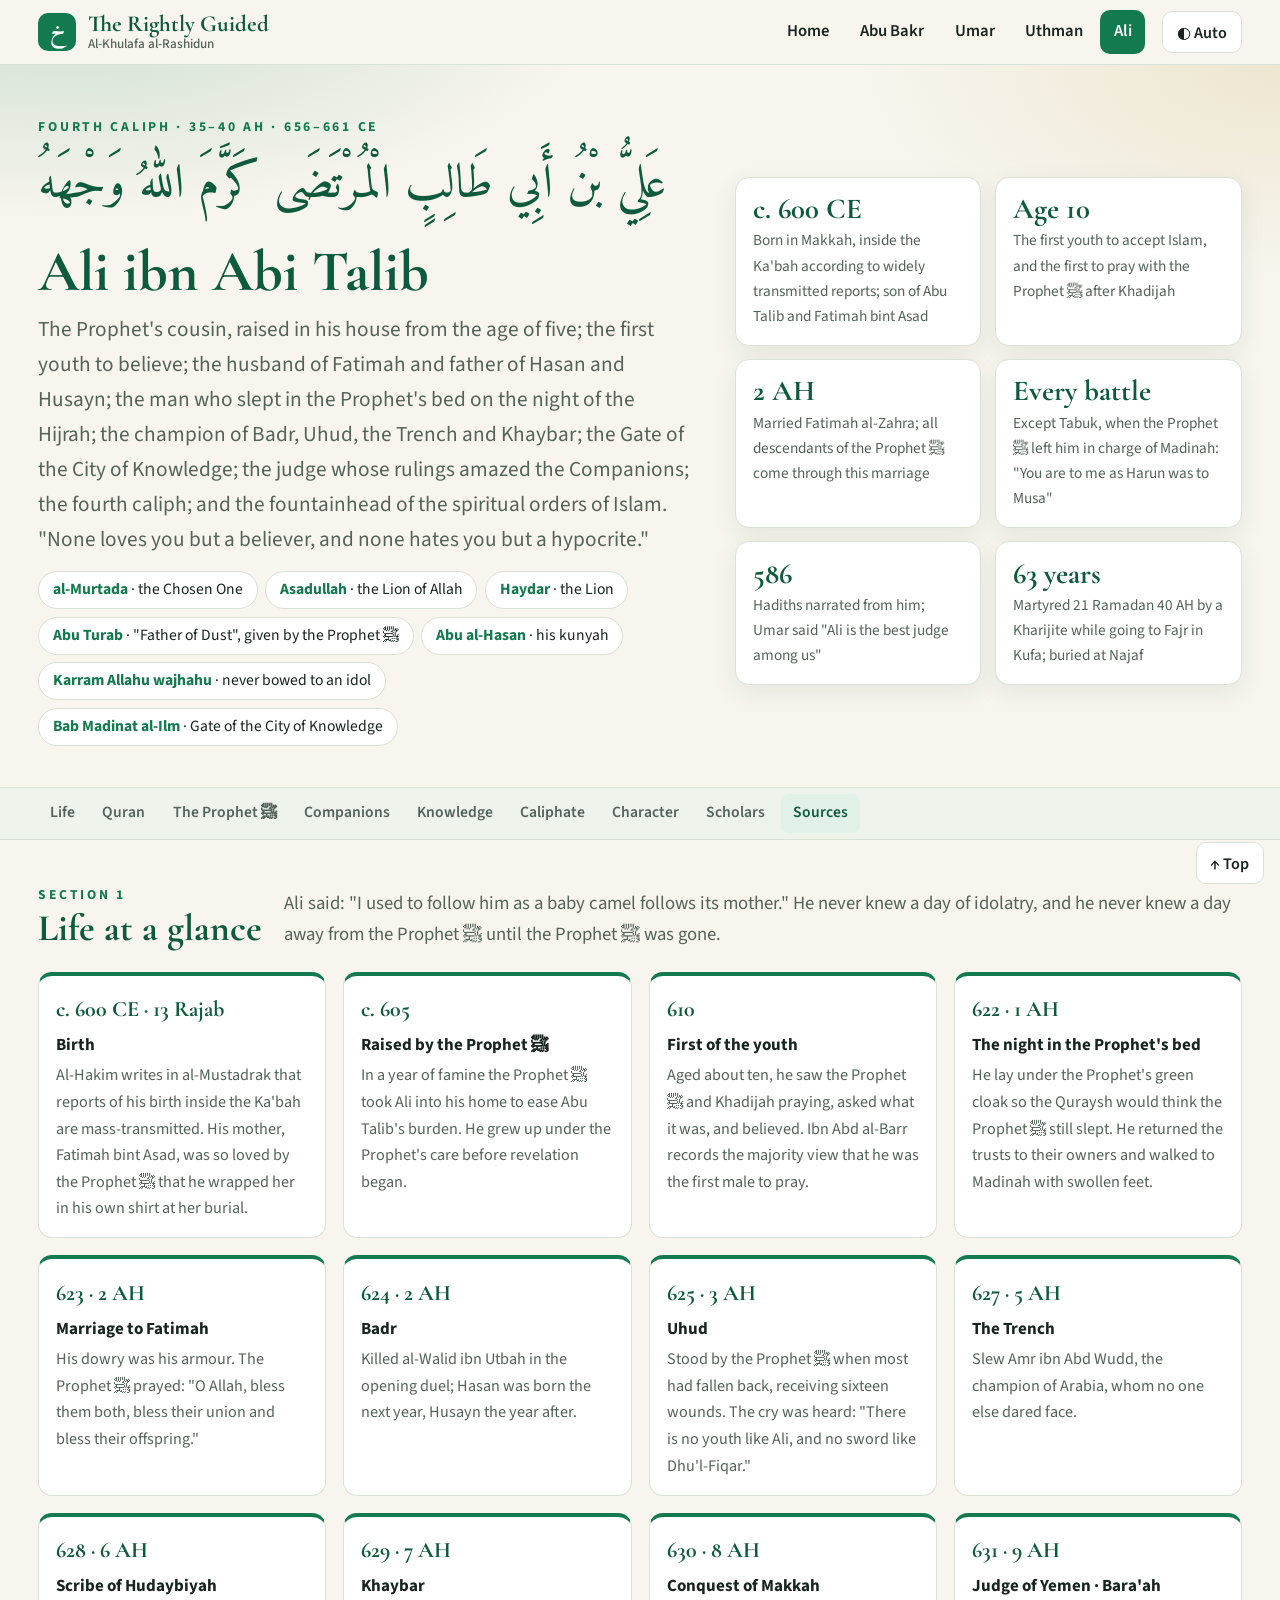
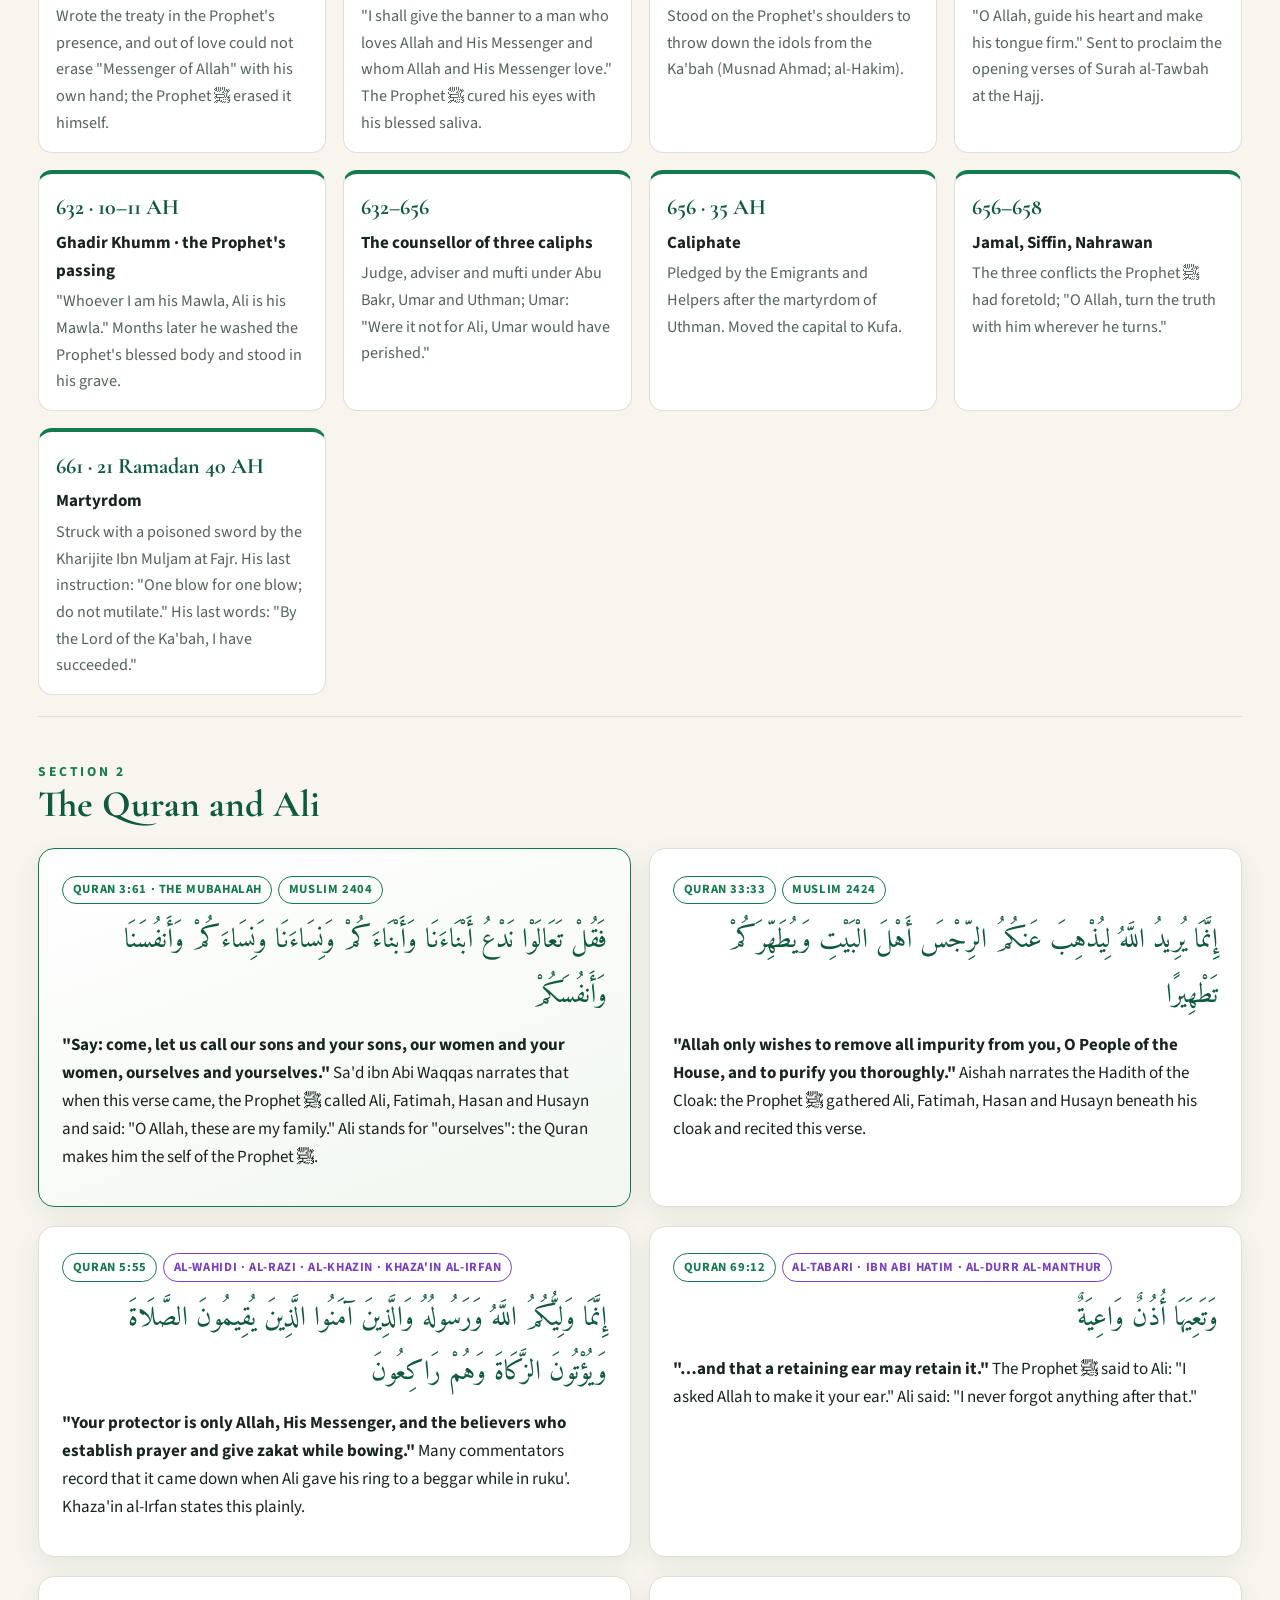
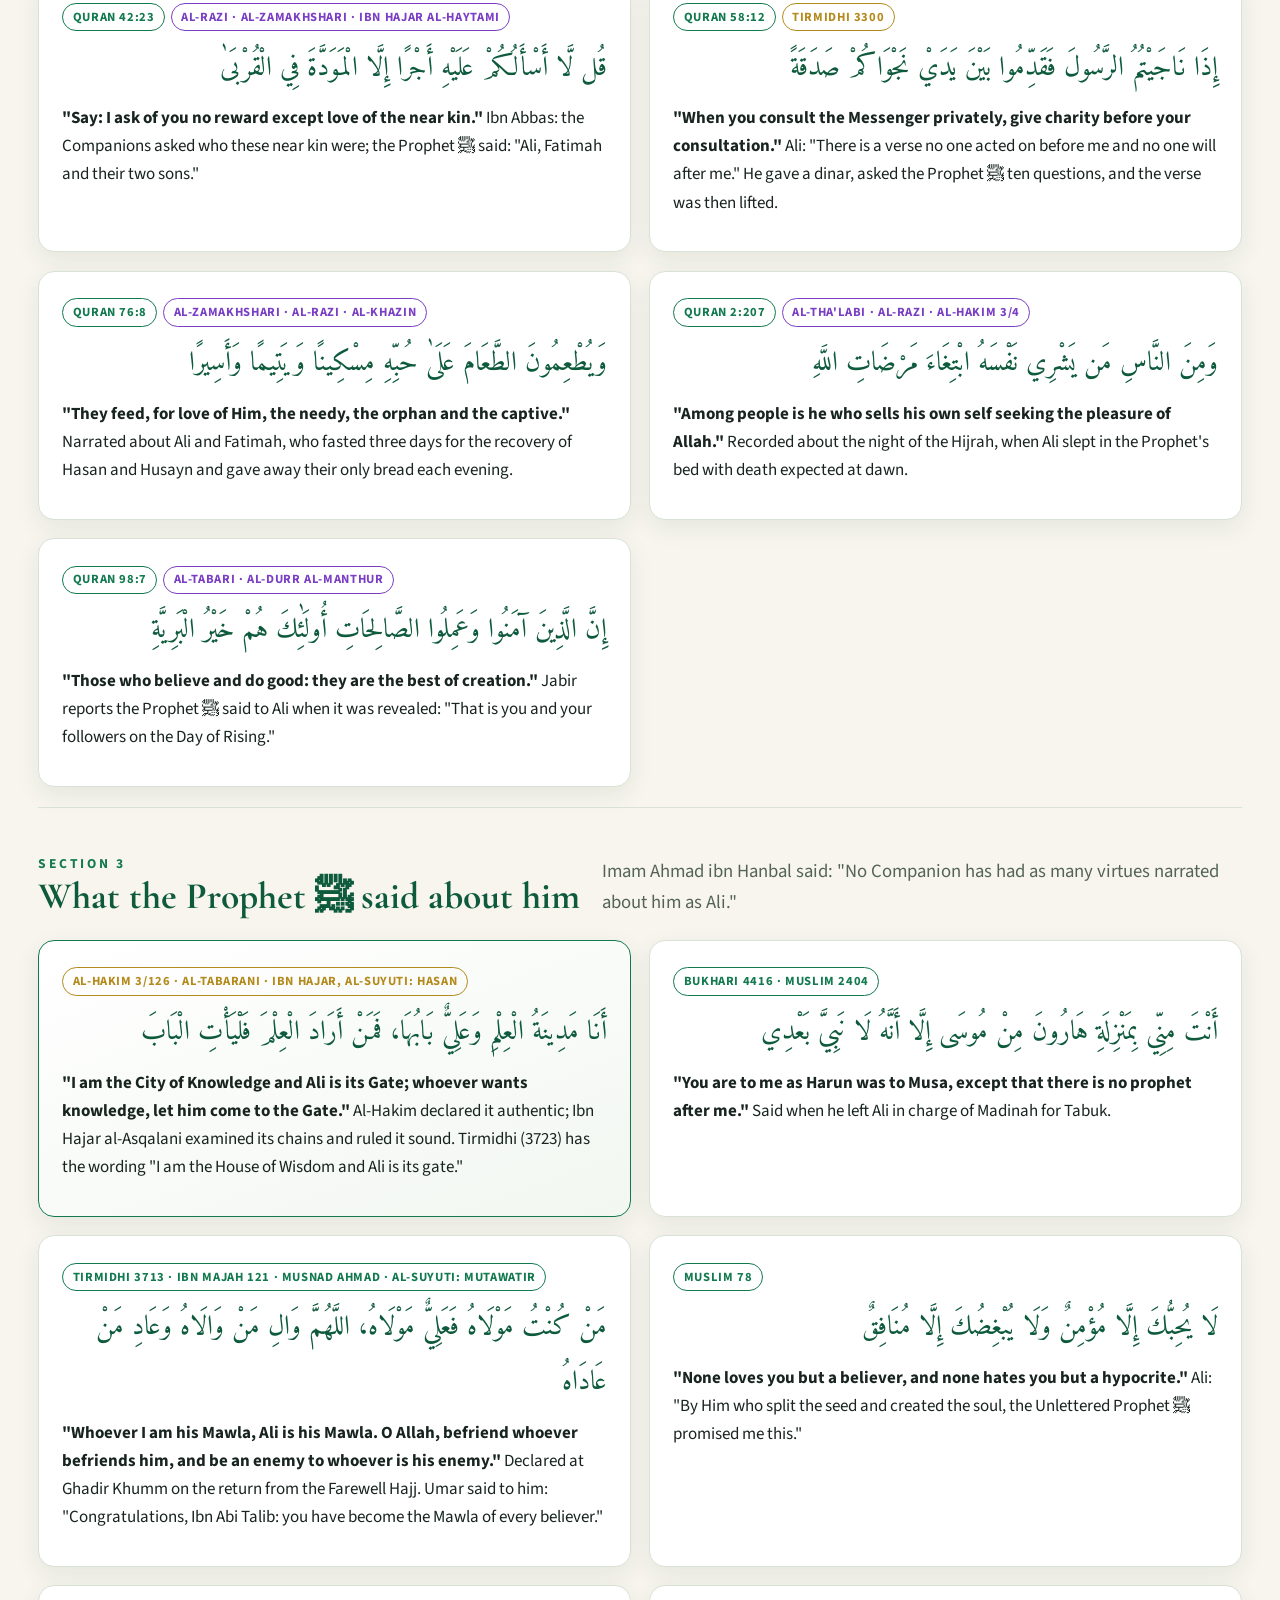
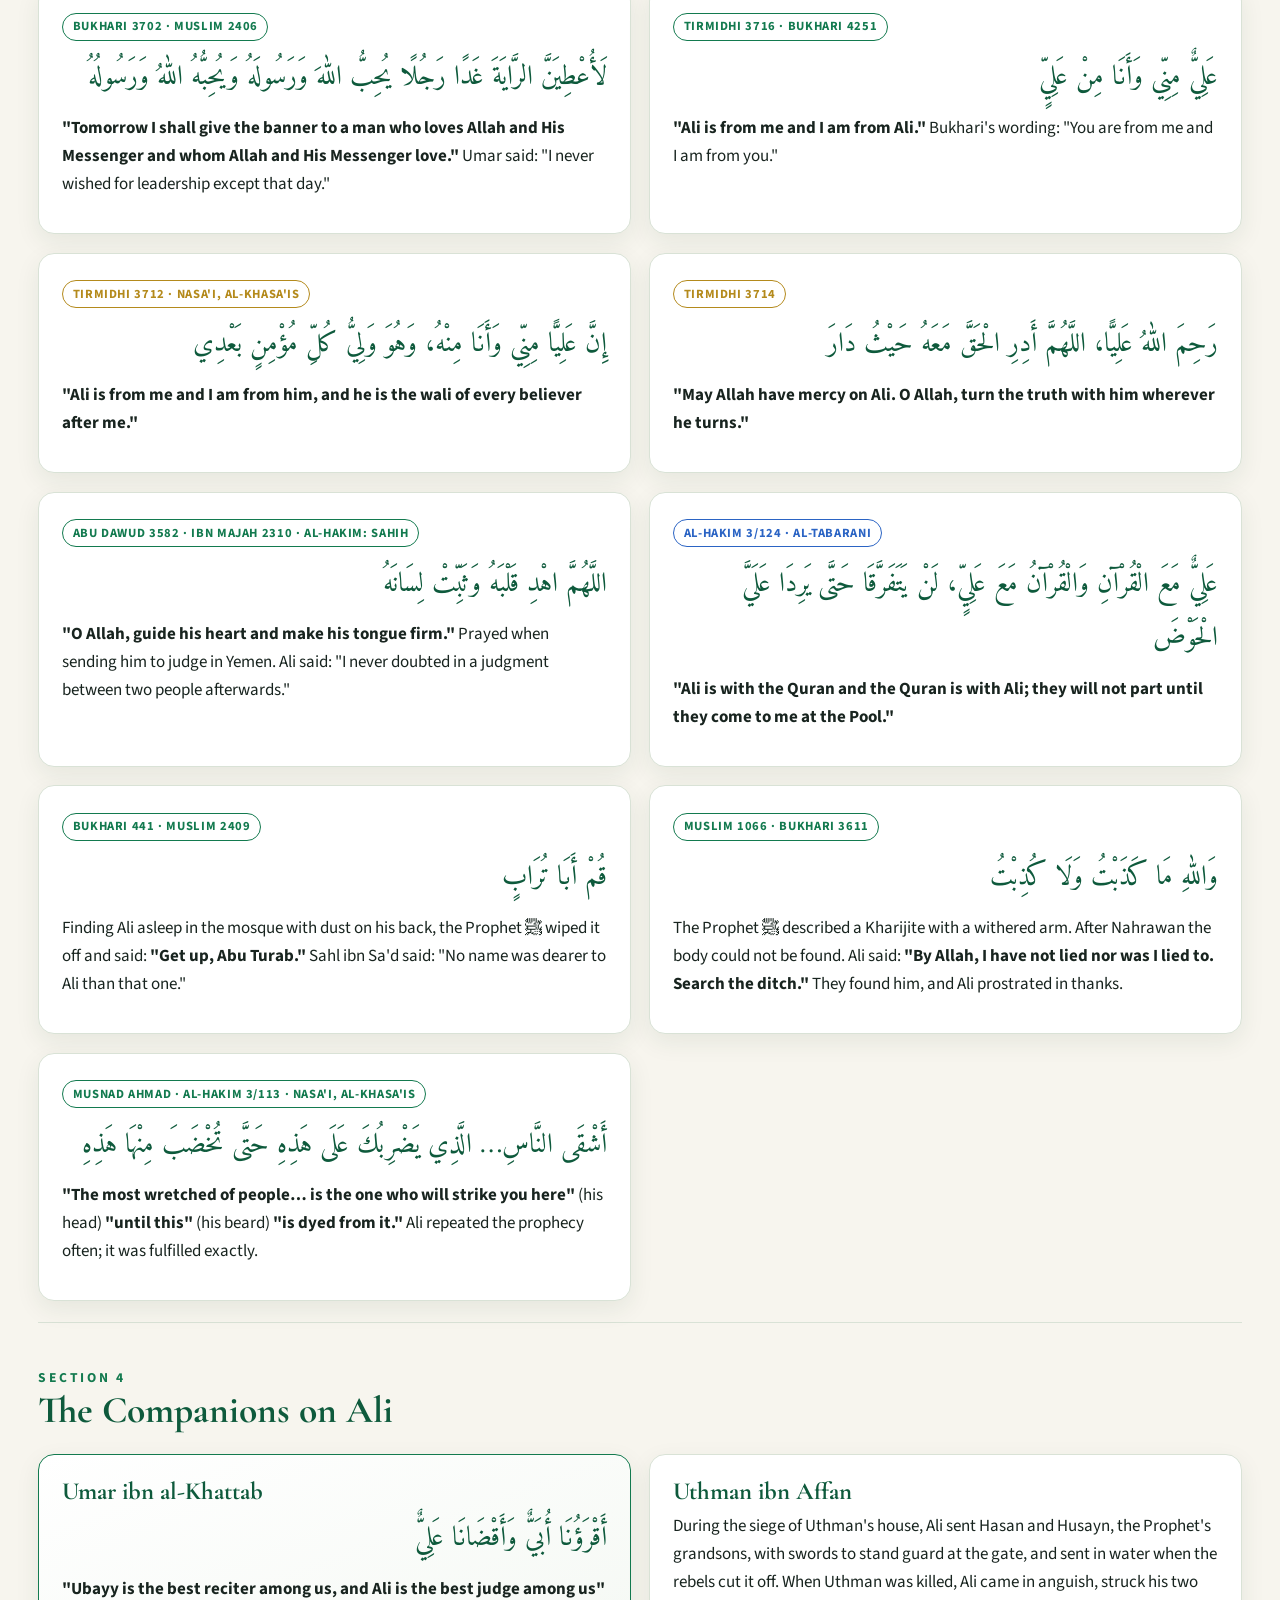
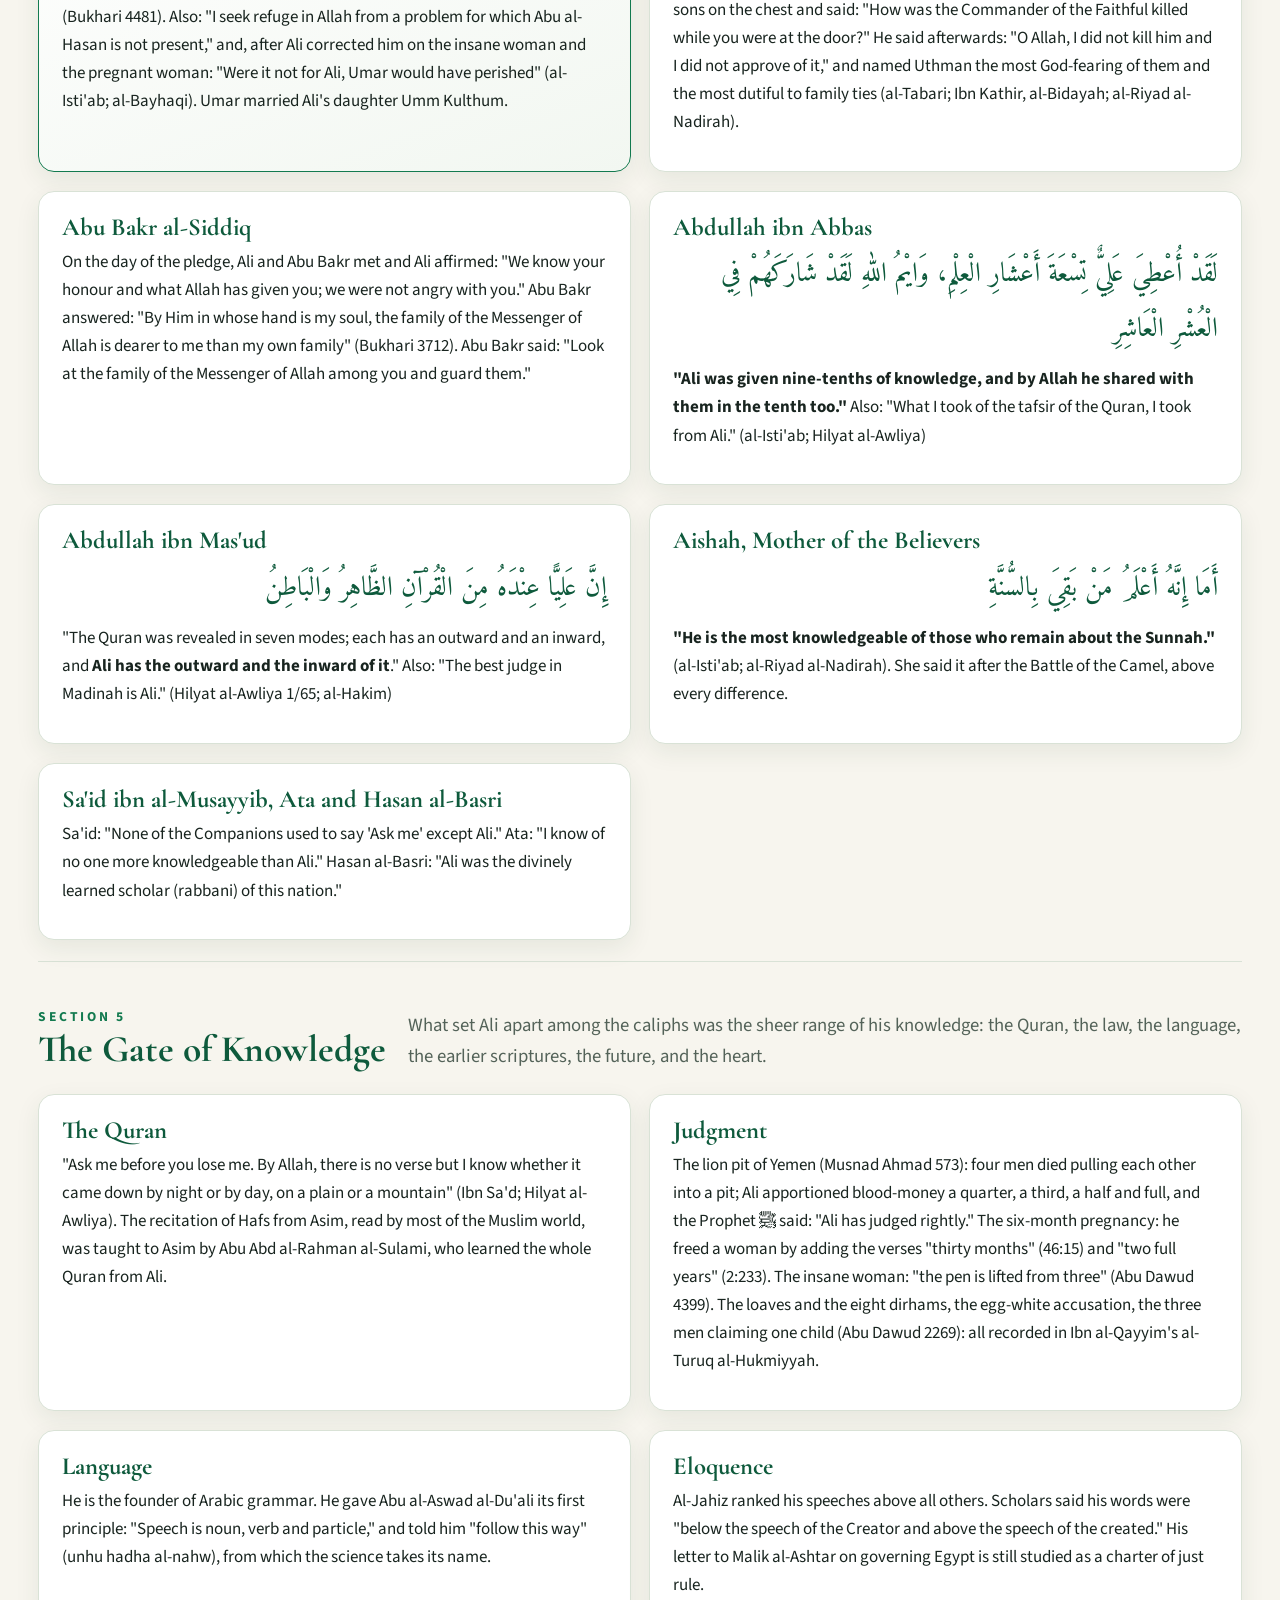
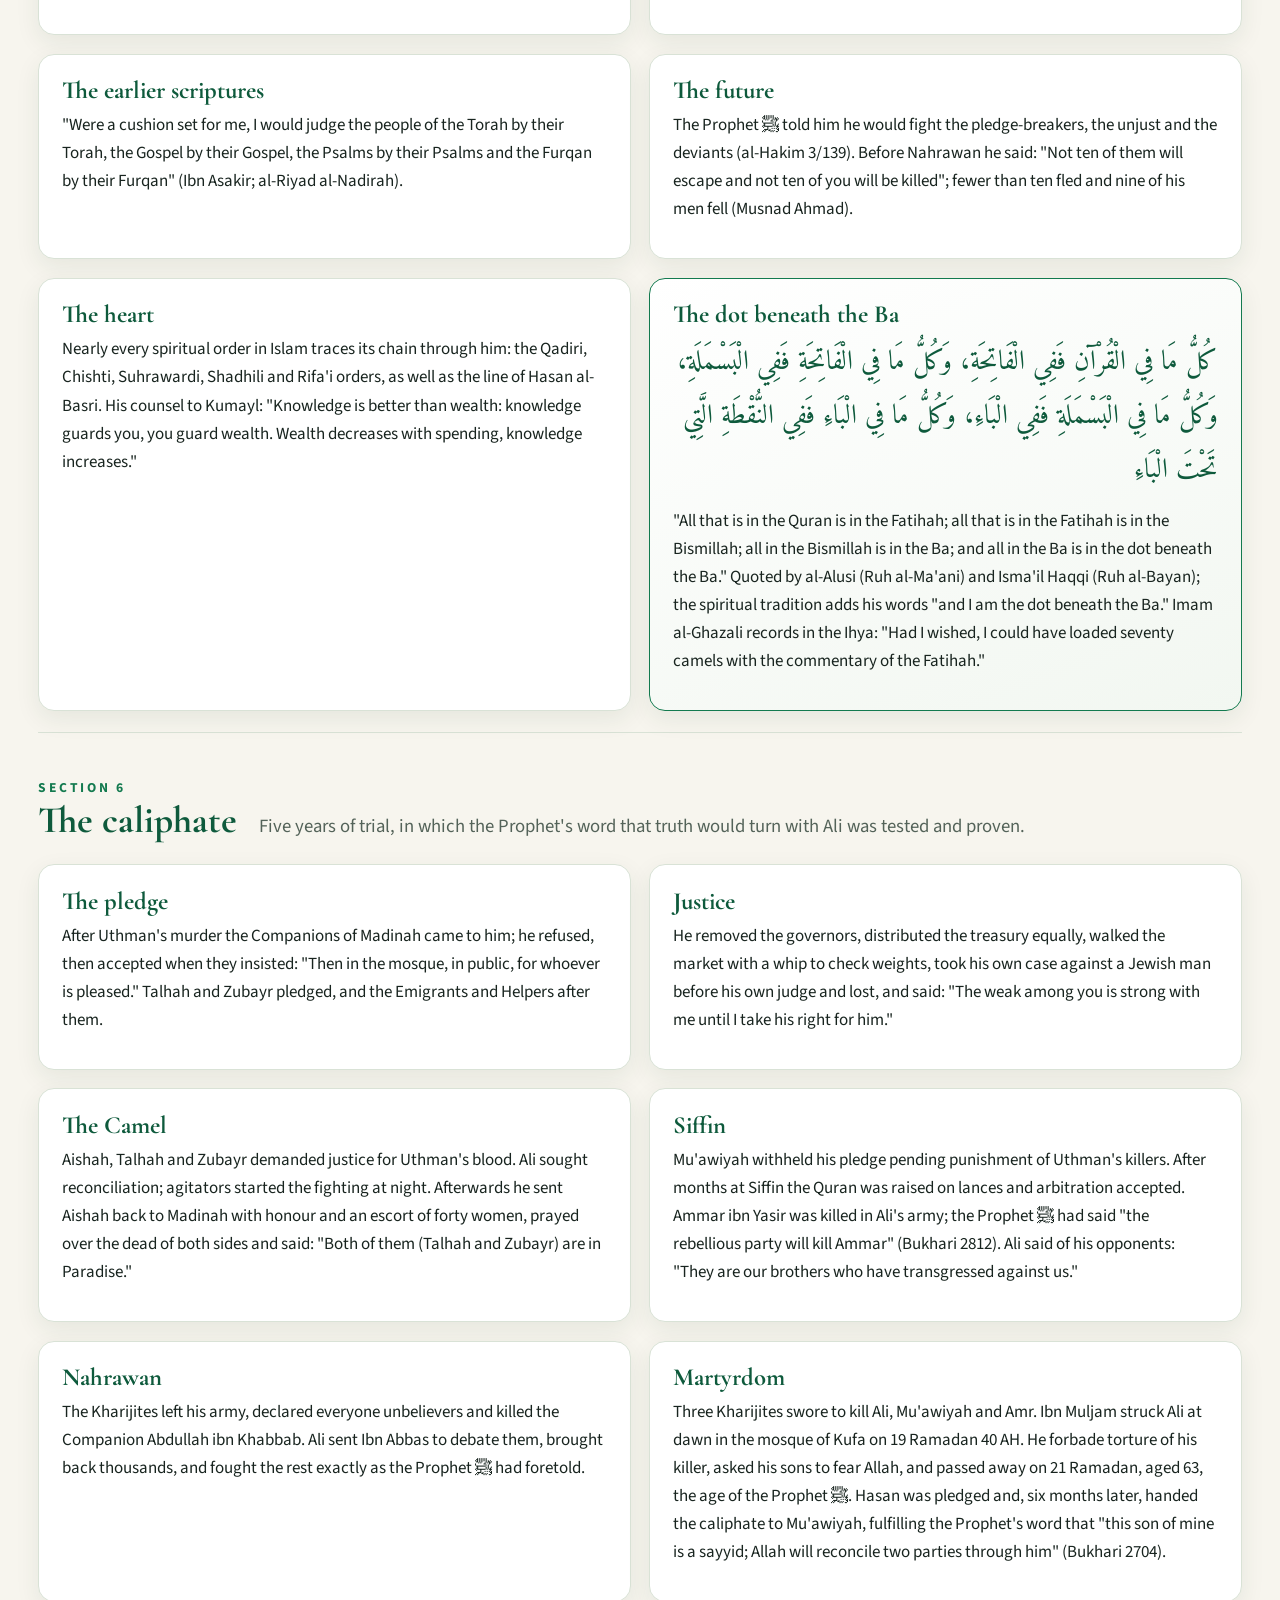
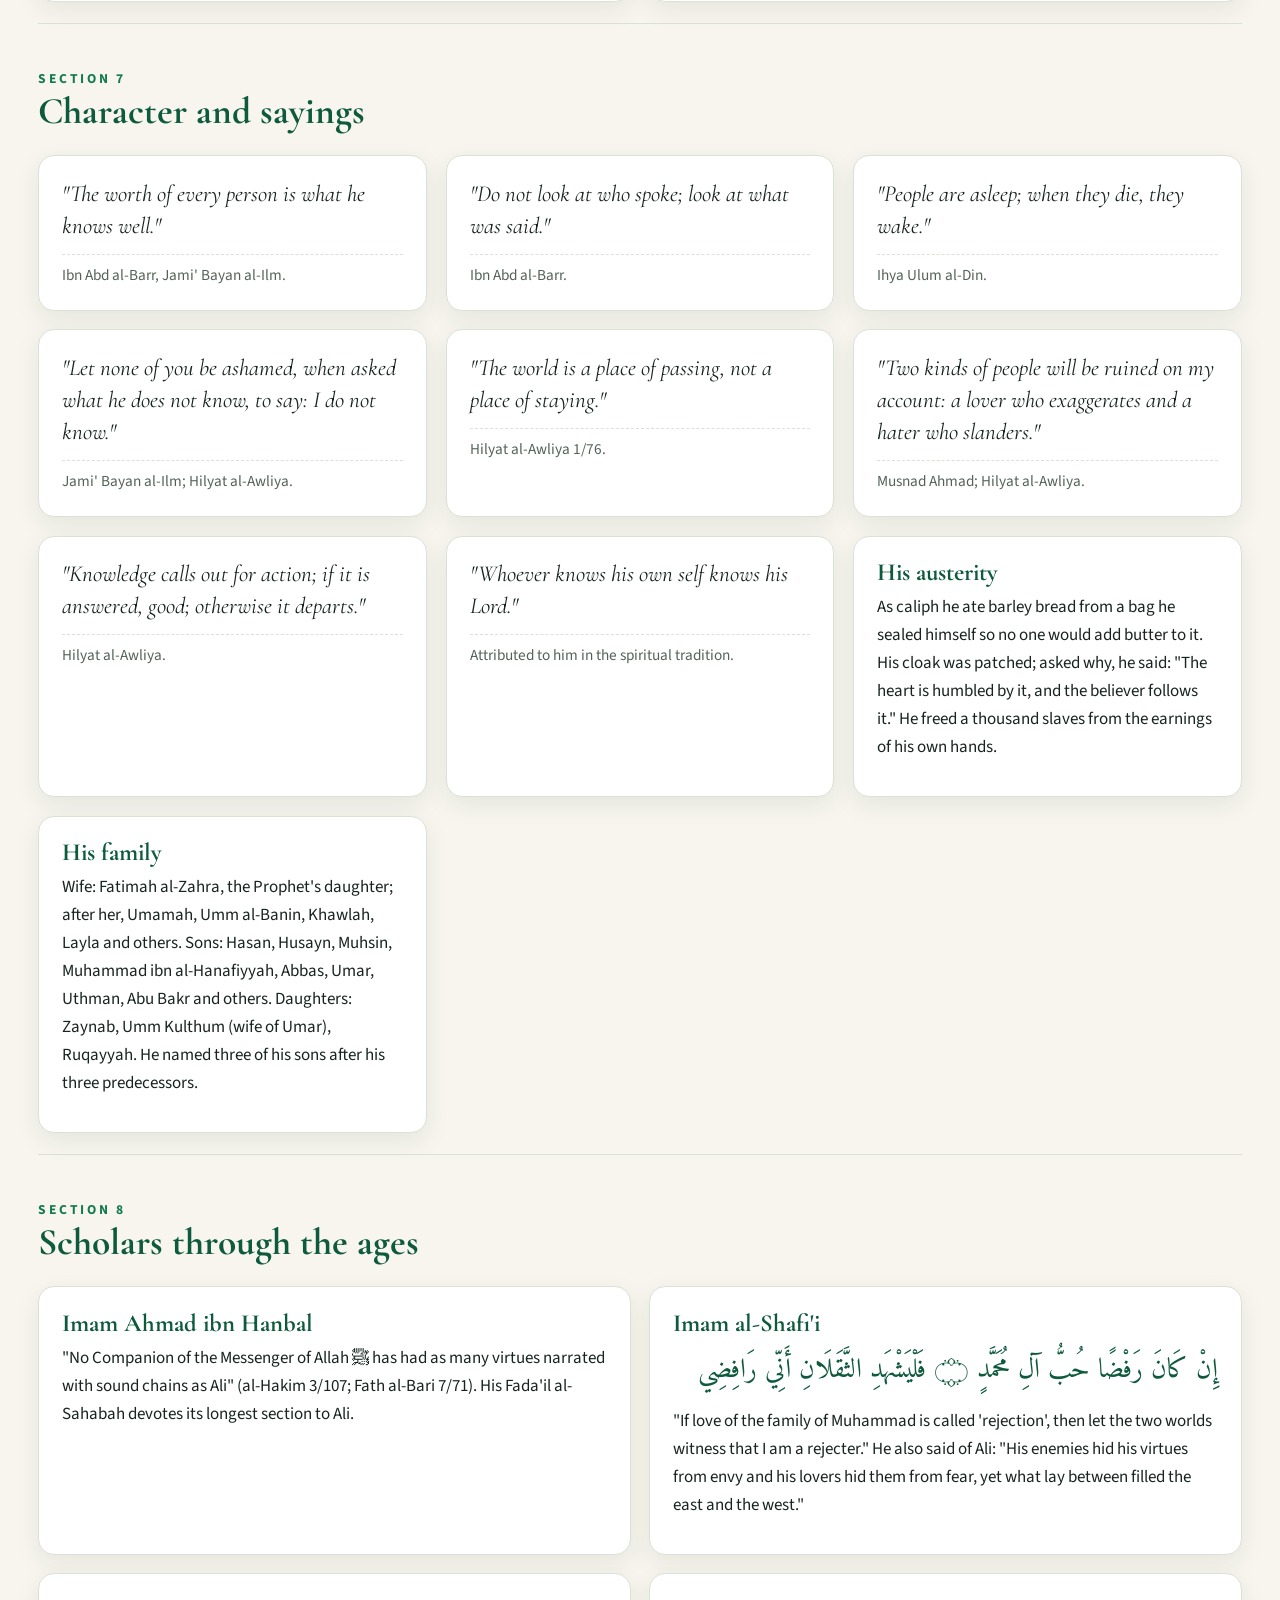
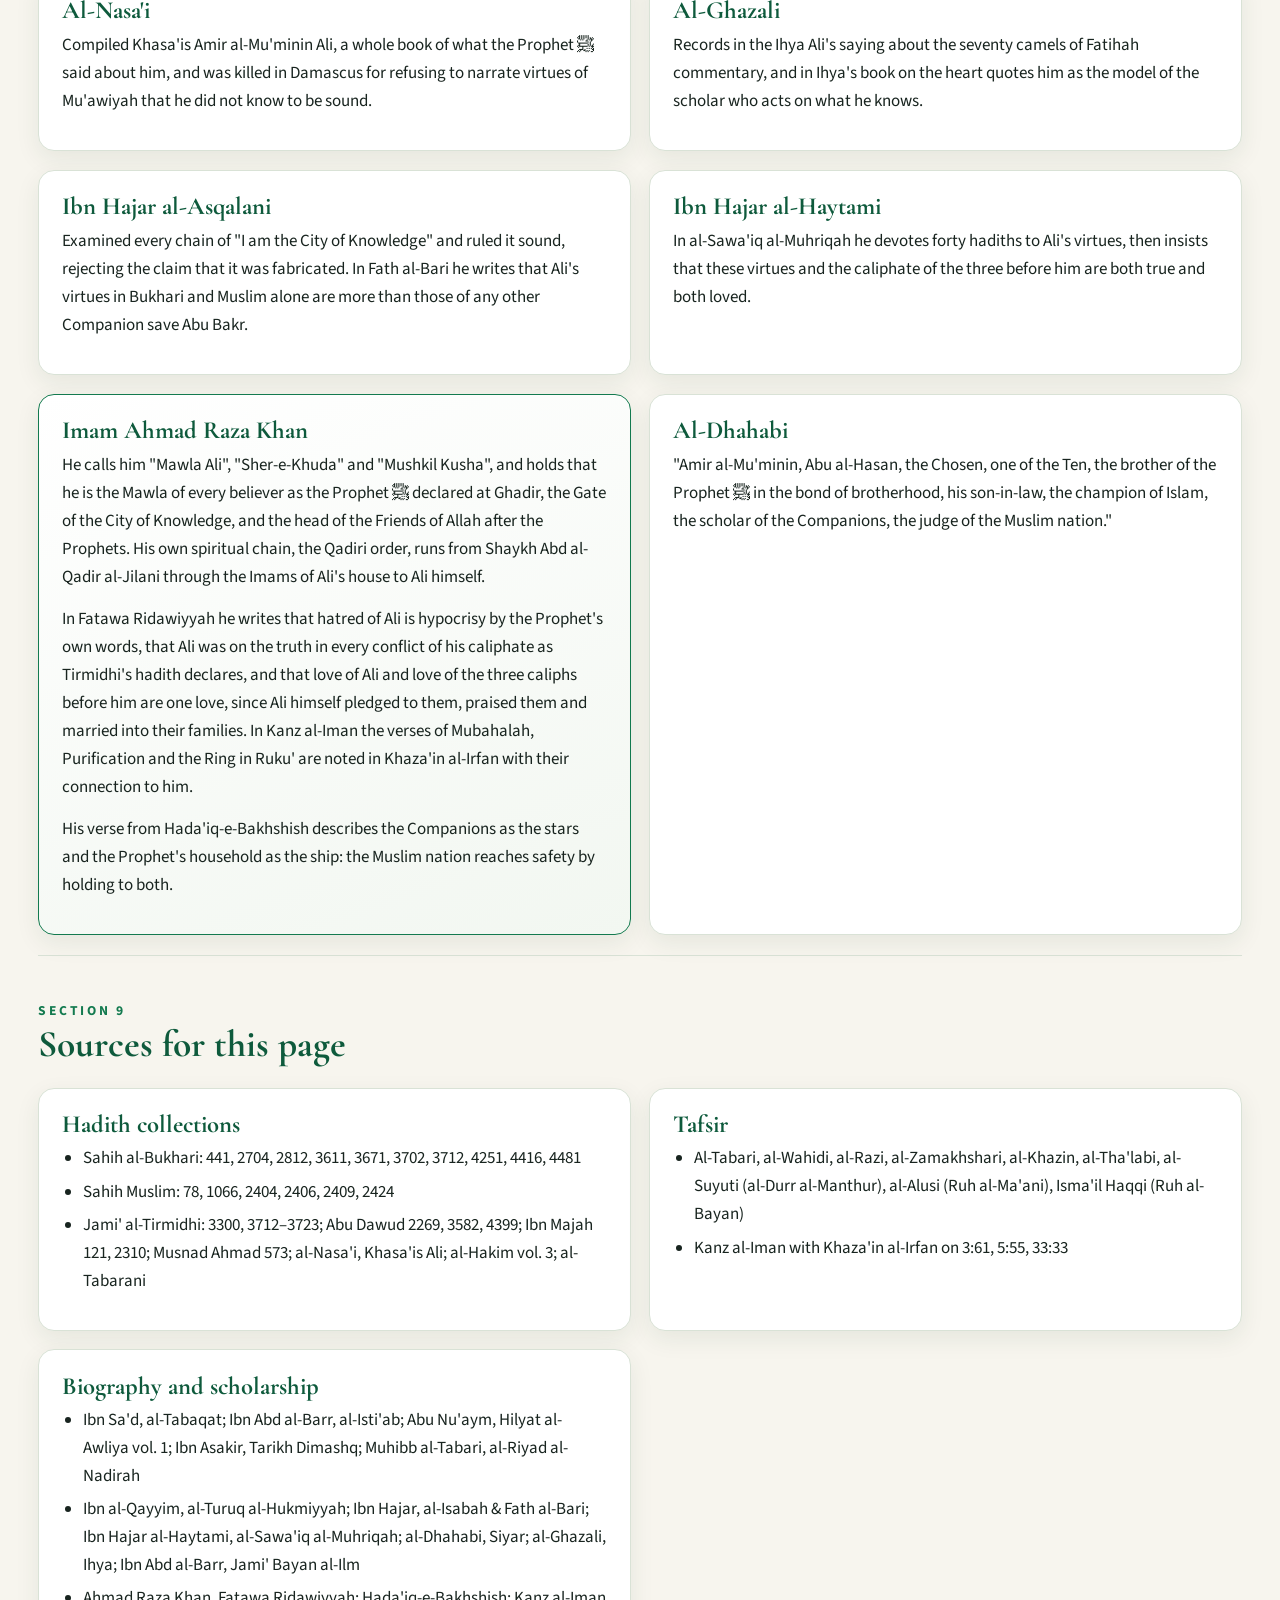
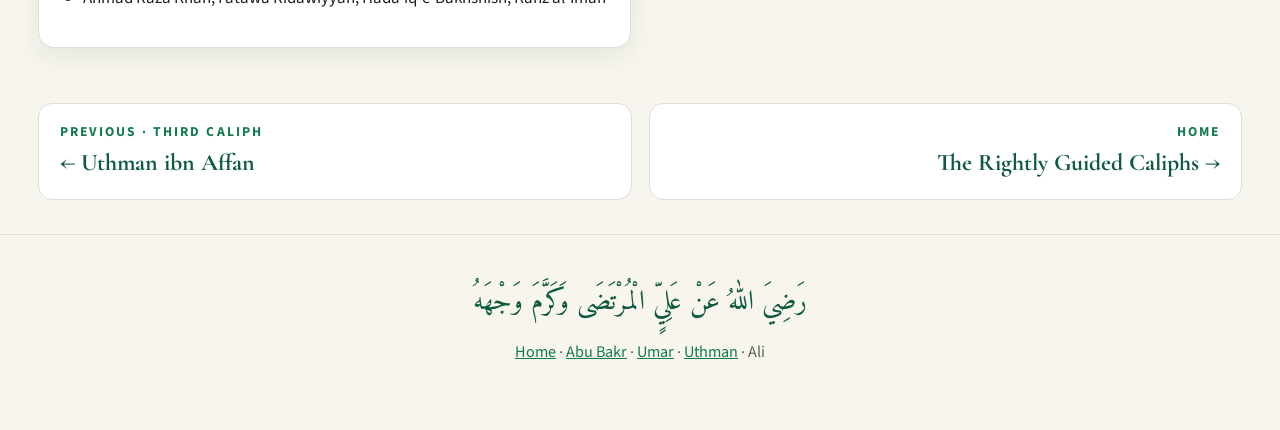
<file: ali.html>
<!DOCTYPE html>
<html lang="en">
<head>
<meta charset="UTF-8">
<meta name="viewport" content="width=device-width, initial-scale=1.0, viewport-fit=cover">
<title>Ali al-Murtada — The Rightly Guided</title>
<meta name="description" content="Ali ibn Abi Talib al-Murtada, the fourth Rightly Guided Caliph: the Quranic verses connected to him, the words of the Prophet ﷺ, the Companions' testimony, his knowledge, his caliphate, his sayings and the voice of the scholars.">
<meta name="theme-color" content="#137a4f">
<link rel="preconnect" href="https://fonts.googleapis.com"><link rel="preconnect" href="https://fonts.gstatic.com" crossorigin>
<link href="https://fonts.googleapis.com/css2?family=Amiri:wght@400;700&family=Cormorant+Garamond:wght@600;700&family=Source+Sans+3:ital,wght@0,400;0,600;0,700;1,400&family=Noto+Nastaliq+Urdu&display=swap" rel="stylesheet">
<link rel="stylesheet" href="assets/style.css">
<script src="assets/main.js"></script>
</head>
<body id="top">

<header class="site"><div class="wrap">
  <a class="logo" href="index.html"><span class="mark">خ</span><span>The Rightly Guided<small>Al-Khulafa al-Rashidun</small></span></a>
  <nav class="nav" id="nav">
    <a href="index.html">Home</a>
    <a href="abu-bakr.html">Abu Bakr</a>
    <a href="umar.html">Umar</a>
    <a href="uthman.html">Uthman</a>
    <a href="ali.html" class="current">Ali</a>
  </nav>
  <button class="btn themebtn" id="themeBtn" title="Theme: Auto / Light / Dark">◐ Auto</button>
  <button class="btn menubtn" id="menuBtn" aria-label="Menu" aria-expanded="false">☰</button>
</div></header>

<div class="hero"><div class="wrap">
  <div>
    <div class="kicker">Fourth Caliph · 35–40 AH · 656–661 CE</div>
    <div class="ar big">عَلِيُّ بْنُ أَبِي طَالِبٍ الْمُرْتَضَى كَرَّمَ اللهُ وَجْهَهُ</div>
    <h1>Ali ibn Abi Talib</h1>
    <p class="sub">The Prophet's cousin, raised in his house from the age of five; the first youth to believe; the husband of Fatimah and father of Hasan and Husayn; the man who slept in the Prophet's bed on the night of the Hijrah; the champion of Badr, Uhud, the Trench and Khaybar; the Gate of the City of Knowledge; the judge whose rulings amazed the Companions; the fourth caliph; and the fountainhead of the spiritual orders of Islam. "None loves you but a believer, and none hates you but a hypocrite."</p>
    <div class="chips">
      <span class="chip"><b>al-Murtada</b> · the Chosen One</span>
      <span class="chip"><b>Asadullah</b> · the Lion of Allah</span>
      <span class="chip"><b>Haydar</b> · the Lion</span>
      <span class="chip"><b>Abu Turab</b> · "Father of Dust", given by the Prophet ﷺ</span>
      <span class="chip"><b>Abu al-Hasan</b> · his kunyah</span>
      <span class="chip"><b>Karram Allahu wajhahu</b> · never bowed to an idol</span>
      <span class="chip"><b>Bab Madinat al-Ilm</b> · Gate of the City of Knowledge</span>
    </div>
  </div>
  <div class="facts">
    <div class="fact"><div class="v">c. 600 CE</div><div class="l">Born in Makkah, inside the Ka'bah according to widely transmitted reports; son of Abu Talib and Fatimah bint Asad</div></div>
    <div class="fact"><div class="v">Age 10</div><div class="l">The first youth to accept Islam, and the first to pray with the Prophet ﷺ after Khadijah</div></div>
    <div class="fact"><div class="v">2 AH</div><div class="l">Married Fatimah al-Zahra; all descendants of the Prophet ﷺ come through this marriage</div></div>
    <div class="fact"><div class="v">Every battle</div><div class="l">Except Tabuk, when the Prophet ﷺ left him in charge of Madinah: "You are to me as Harun was to Musa"</div></div>
    <div class="fact"><div class="v">586</div><div class="l">Hadiths narrated from him; Umar said "Ali is the best judge among us"</div></div>
    <div class="fact"><div class="v">63 years</div><div class="l">Martyred 21 Ramadan 40 AH by a Kharijite while going to Fajr in Kufa; buried at Najaf</div></div>
  </div>
</div></div>

<nav class="subnav"><div class="wrap">
  <a href="#life">Life</a><a href="#quran">Quran</a><a href="#prophet">The Prophet ﷺ</a><a href="#companions">Companions</a><a href="#knowledge">Knowledge</a><a href="#caliphate">Caliphate</a><a href="#character">Character</a><a href="#scholars">Scholars</a><a href="#sources">Sources</a>
</div></nav>

<main class="wrap">

<section id="life">
  <div class="sec-head"><div><div class="kicker">Section 1</div><h2>Life at a glance</h2></div>
    <p class="lead">Ali said: "I used to follow him as a baby camel follows its mother." He never knew a day of idolatry, and he never knew a day away from the Prophet ﷺ until the Prophet ﷺ was gone.</p></div>
  <div class="timeline">
    <div class="tl"><div class="y">c. 600 CE · 13 Rajab</div><div class="t">Birth</div><div class="d">Al-Hakim writes in al-Mustadrak that reports of his birth inside the Ka'bah are mass-transmitted. His mother, Fatimah bint Asad, was so loved by the Prophet ﷺ that he wrapped her in his own shirt at her burial.</div></div>
    <div class="tl"><div class="y">c. 605</div><div class="t">Raised by the Prophet ﷺ</div><div class="d">In a year of famine the Prophet ﷺ took Ali into his home to ease Abu Talib's burden. He grew up under the Prophet's care before revelation began.</div></div>
    <div class="tl"><div class="y">610</div><div class="t">First of the youth</div><div class="d">Aged about ten, he saw the Prophet ﷺ and Khadijah praying, asked what it was, and believed. Ibn Abd al-Barr records the majority view that he was the first male to pray.</div></div>
    <div class="tl"><div class="y">622 · 1 AH</div><div class="t">The night in the Prophet's bed</div><div class="d">He lay under the Prophet's green cloak so the Quraysh would think the Prophet ﷺ still slept. He returned the trusts to their owners and walked to Madinah with swollen feet.</div></div>
    <div class="tl"><div class="y">623 · 2 AH</div><div class="t">Marriage to Fatimah</div><div class="d">His dowry was his armour. The Prophet ﷺ prayed: "O Allah, bless them both, bless their union and bless their offspring."</div></div>
    <div class="tl"><div class="y">624 · 2 AH</div><div class="t">Badr</div><div class="d">Killed al-Walid ibn Utbah in the opening duel; Hasan was born the next year, Husayn the year after.</div></div>
    <div class="tl"><div class="y">625 · 3 AH</div><div class="t">Uhud</div><div class="d">Stood by the Prophet ﷺ when most had fallen back, receiving sixteen wounds. The cry was heard: "There is no youth like Ali, and no sword like Dhu'l-Fiqar."</div></div>
    <div class="tl"><div class="y">627 · 5 AH</div><div class="t">The Trench</div><div class="d">Slew Amr ibn Abd Wudd, the champion of Arabia, whom no one else dared face.</div></div>
    <div class="tl"><div class="y">628 · 6 AH</div><div class="t">Scribe of Hudaybiyah</div><div class="d">Wrote the treaty in the Prophet's presence, and out of love could not erase "Messenger of Allah" with his own hand; the Prophet ﷺ erased it himself.</div></div>
    <div class="tl"><div class="y">629 · 7 AH</div><div class="t">Khaybar</div><div class="d">"I shall give the banner to a man who loves Allah and His Messenger and whom Allah and His Messenger love." The Prophet ﷺ cured his eyes with his blessed saliva.</div></div>
    <div class="tl"><div class="y">630 · 8 AH</div><div class="t">Conquest of Makkah</div><div class="d">Stood on the Prophet's shoulders to throw down the idols from the Ka'bah (Musnad Ahmad; al-Hakim).</div></div>
    <div class="tl"><div class="y">631 · 9 AH</div><div class="t">Judge of Yemen · Bara'ah</div><div class="d">"O Allah, guide his heart and make his tongue firm." Sent to proclaim the opening verses of Surah al-Tawbah at the Hajj.</div></div>
    <div class="tl"><div class="y">632 · 10–11 AH</div><div class="t">Ghadir Khumm · the Prophet's passing</div><div class="d">"Whoever I am his Mawla, Ali is his Mawla." Months later he washed the Prophet's blessed body and stood in his grave.</div></div>
    <div class="tl"><div class="y">632–656</div><div class="t">The counsellor of three caliphs</div><div class="d">Judge, adviser and mufti under Abu Bakr, Umar and Uthman; Umar: "Were it not for Ali, Umar would have perished."</div></div>
    <div class="tl"><div class="y">656 · 35 AH</div><div class="t">Caliphate</div><div class="d">Pledged by the Emigrants and Helpers after the martyrdom of Uthman. Moved the capital to Kufa.</div></div>
    <div class="tl"><div class="y">656–658</div><div class="t">Jamal, Siffin, Nahrawan</div><div class="d">The three conflicts the Prophet ﷺ had foretold; "O Allah, turn the truth with him wherever he turns."</div></div>
    <div class="tl"><div class="y">661 · 21 Ramadan 40 AH</div><div class="t">Martyrdom</div><div class="d">Struck with a poisoned sword by the Kharijite Ibn Muljam at Fajr. His last instruction: "One blow for one blow; do not mutilate." His last words: "By the Lord of the Ka'bah, I have succeeded."</div></div>
  </div>
</section>

<section id="quran">
  <div class="sec-head"><div><div class="kicker">Section 2</div><h2>The Quran and Ali</h2></div></div>
  <div class="grid wide">
    <div class="card accent">
      <div class="badges"><span class="badge b-quran">Quran 3:61 · the Mubahalah</span><span class="badge b-sahih">Muslim 2404</span></div>
      <div class="ar">فَقُلْ تَعَالَوْا نَدْعُ أَبْنَاءَنَا وَأَبْنَاءَكُمْ وَنِسَاءَنَا وَنِسَاءَكُمْ وَأَنفُسَنَا وَأَنفُسَكُمْ</div>
      <p><b>"Say: come, let us call our sons and your sons, our women and your women, ourselves and yourselves."</b> Sa'd ibn Abi Waqqas narrates that when this verse came, the Prophet ﷺ called Ali, Fatimah, Hasan and Husayn and said: "O Allah, these are my family." Ali stands for "ourselves": the Quran makes him the self of the Prophet ﷺ.</p>
    </div>
    <div class="card">
      <div class="badges"><span class="badge b-quran">Quran 33:33</span><span class="badge b-sahih">Muslim 2424</span></div>
      <div class="ar">إِنَّمَا يُرِيدُ اللَّهُ لِيُذْهِبَ عَنكُمُ الرِّجْسَ أَهْلَ الْبَيْتِ وَيُطَهِّرَكُمْ تَطْهِيرًا</div>
      <p><b>"Allah only wishes to remove all impurity from you, O People of the House, and to purify you thoroughly."</b> Aishah narrates the Hadith of the Cloak: the Prophet ﷺ gathered Ali, Fatimah, Hasan and Husayn beneath his cloak and recited this verse.</p>
    </div>
    <div class="card">
      <div class="badges"><span class="badge b-quran">Quran 5:55</span><span class="badge b-tafsir">al-Wahidi · al-Razi · al-Khazin · Khaza'in al-Irfan</span></div>
      <div class="ar">إِنَّمَا وَلِيُّكُمُ اللَّهُ وَرَسُولُهُ وَالَّذِينَ آمَنُوا الَّذِينَ يُقِيمُونَ الصَّلَاةَ وَيُؤْتُونَ الزَّكَاةَ وَهُمْ رَاكِعُونَ</div>
      <p><b>"Your protector is only Allah, His Messenger, and the believers who establish prayer and give zakat while bowing."</b> Many commentators record that it came down when Ali gave his ring to a beggar while in ruku'. Khaza'in al-Irfan states this plainly.</p>
    </div>
    <div class="card">
      <div class="badges"><span class="badge b-quran">Quran 69:12</span><span class="badge b-tafsir">al-Tabari · Ibn Abi Hatim · al-Durr al-Manthur</span></div>
      <div class="ar">وَتَعِيَهَا أُذُنٌ وَاعِيَةٌ</div>
      <p><b>"…and that a retaining ear may retain it."</b> The Prophet ﷺ said to Ali: "I asked Allah to make it your ear." Ali said: "I never forgot anything after that."</p>
    </div>
    <div class="card">
      <div class="badges"><span class="badge b-quran">Quran 42:23</span><span class="badge b-tafsir">al-Razi · al-Zamakhshari · Ibn Hajar al-Haytami</span></div>
      <div class="ar">قُل لَّا أَسْأَلُكُمْ عَلَيْهِ أَجْرًا إِلَّا الْمَوَدَّةَ فِي الْقُرْبَىٰ</div>
      <p><b>"Say: I ask of you no reward except love of the near kin."</b> Ibn Abbas: the Companions asked who these near kin were; the Prophet ﷺ said: "Ali, Fatimah and their two sons."</p>
    </div>
    <div class="card">
      <div class="badges"><span class="badge b-quran">Quran 58:12</span><span class="badge b-hasan">Tirmidhi 3300</span></div>
      <div class="ar">إِذَا نَاجَيْتُمُ الرَّسُولَ فَقَدِّمُوا بَيْنَ يَدَيْ نَجْوَاكُمْ صَدَقَةً</div>
      <p><b>"When you consult the Messenger privately, give charity before your consultation."</b> Ali: "There is a verse no one acted on before me and no one will after me." He gave a dinar, asked the Prophet ﷺ ten questions, and the verse was then lifted.</p>
    </div>
    <div class="card">
      <div class="badges"><span class="badge b-quran">Quran 76:8</span><span class="badge b-tafsir">al-Zamakhshari · al-Razi · al-Khazin</span></div>
      <div class="ar">وَيُطْعِمُونَ الطَّعَامَ عَلَىٰ حُبِّهِ مِسْكِينًا وَيَتِيمًا وَأَسِيرًا</div>
      <p><b>"They feed, for love of Him, the needy, the orphan and the captive."</b> Narrated about Ali and Fatimah, who fasted three days for the recovery of Hasan and Husayn and gave away their only bread each evening.</p>
    </div>
    <div class="card">
      <div class="badges"><span class="badge b-quran">Quran 2:207</span><span class="badge b-tafsir">al-Tha'labi · al-Razi · al-Hakim 3/4</span></div>
      <div class="ar">وَمِنَ النَّاسِ مَن يَشْرِي نَفْسَهُ ابْتِغَاءَ مَرْضَاتِ اللَّهِ</div>
      <p><b>"Among people is he who sells his own self seeking the pleasure of Allah."</b> Recorded about the night of the Hijrah, when Ali slept in the Prophet's bed with death expected at dawn.</p>
    </div>
    <div class="card">
      <div class="badges"><span class="badge b-quran">Quran 98:7</span><span class="badge b-tafsir">al-Tabari · al-Durr al-Manthur</span></div>
      <div class="ar">إِنَّ الَّذِينَ آمَنُوا وَعَمِلُوا الصَّالِحَاتِ أُولَٰئِكَ هُمْ خَيْرُ الْبَرِيَّةِ</div>
      <p><b>"Those who believe and do good: they are the best of creation."</b> Jabir reports the Prophet ﷺ said to Ali when it was revealed: "That is you and your followers on the Day of Rising."</p>
    </div>
  </div>
</section>

<section id="prophet">
  <div class="sec-head"><div><div class="kicker">Section 3</div><h2>What the Prophet ﷺ said about him</h2></div>
    <p class="lead">Imam Ahmad ibn Hanbal said: "No Companion has had as many virtues narrated about him as Ali."</p></div>
  <div class="grid wide">
    <div class="card accent">
      <div class="badges"><span class="badge b-hasan">al-Hakim 3/126 · al-Tabarani · Ibn Hajar, al-Suyuti: hasan</span></div>
      <div class="ar">أَنَا مَدِينَةُ الْعِلْمِ وَعَلِيٌّ بَابُهَا، فَمَنْ أَرَادَ الْعِلْمَ فَلْيَأْتِ الْبَابَ</div>
      <p><b>"I am the City of Knowledge and Ali is its Gate; whoever wants knowledge, let him come to the Gate."</b> Al-Hakim declared it authentic; Ibn Hajar al-Asqalani examined its chains and ruled it sound. Tirmidhi (3723) has the wording "I am the House of Wisdom and Ali is its gate."</p>
    </div>
    <div class="card">
      <div class="badges"><span class="badge b-sahih">Bukhari 4416 · Muslim 2404</span></div>
      <div class="ar">أَنْتَ مِنِّي بِمَنْزِلَةِ هَارُونَ مِنْ مُوسَى إِلَّا أَنَّهُ لَا نَبِيَّ بَعْدِي</div>
      <p><b>"You are to me as Harun was to Musa, except that there is no prophet after me."</b> Said when he left Ali in charge of Madinah for Tabuk.</p>
    </div>
    <div class="card">
      <div class="badges"><span class="badge b-sahih">Tirmidhi 3713 · Ibn Majah 121 · Musnad Ahmad · al-Suyuti: mutawatir</span></div>
      <div class="ar">مَنْ كُنْتُ مَوْلَاهُ فَعَلِيٌّ مَوْلَاهُ، اللَّهُمَّ وَالِ مَنْ وَالَاهُ وَعَادِ مَنْ عَادَاهُ</div>
      <p><b>"Whoever I am his Mawla, Ali is his Mawla. O Allah, befriend whoever befriends him, and be an enemy to whoever is his enemy."</b> Declared at Ghadir Khumm on the return from the Farewell Hajj. Umar said to him: "Congratulations, Ibn Abi Talib: you have become the Mawla of every believer."</p>
    </div>
    <div class="card">
      <div class="badges"><span class="badge b-sahih">Muslim 78</span></div>
      <div class="ar">لَا يُحِبُّكَ إِلَّا مُؤْمِنٌ وَلَا يُبْغِضُكَ إِلَّا مُنَافِقٌ</div>
      <p><b>"None loves you but a believer, and none hates you but a hypocrite."</b> Ali: "By Him who split the seed and created the soul, the Unlettered Prophet ﷺ promised me this."</p>
    </div>
    <div class="card">
      <div class="badges"><span class="badge b-sahih">Bukhari 3702 · Muslim 2406</span></div>
      <div class="ar">لَأُعْطِيَنَّ الرَّايَةَ غَدًا رَجُلًا يُحِبُّ اللهَ وَرَسُولَهُ وَيُحِبُّهُ اللهُ وَرَسُولُهُ</div>
      <p><b>"Tomorrow I shall give the banner to a man who loves Allah and His Messenger and whom Allah and His Messenger love."</b> Umar said: "I never wished for leadership except that day."</p>
    </div>
    <div class="card">
      <div class="badges"><span class="badge b-sahih">Tirmidhi 3716 · Bukhari 4251</span></div>
      <div class="ar">عَلِيٌّ مِنِّي وَأَنَا مِنْ عَلِيٍّ</div>
      <p><b>"Ali is from me and I am from Ali."</b> Bukhari's wording: "You are from me and I am from you."</p>
    </div>
    <div class="card">
      <div class="badges"><span class="badge b-hasan">Tirmidhi 3712 · Nasa'i, al-Khasa'is</span></div>
      <div class="ar">إِنَّ عَلِيًّا مِنِّي وَأَنَا مِنْهُ، وَهُوَ وَلِيُّ كُلِّ مُؤْمِنٍ بَعْدِي</div>
      <p><b>"Ali is from me and I am from him, and he is the wali of every believer after me."</b></p>
    </div>
    <div class="card">
      <div class="badges"><span class="badge b-hasan">Tirmidhi 3714</span></div>
      <div class="ar">رَحِمَ اللهُ عَلِيًّا، اللَّهُمَّ أَدِرِ الْحَقَّ مَعَهُ حَيْثُ دَارَ</div>
      <p><b>"May Allah have mercy on Ali. O Allah, turn the truth with him wherever he turns."</b></p>
    </div>
    <div class="card">
      <div class="badges"><span class="badge b-sahih">Abu Dawud 3582 · Ibn Majah 2310 · al-Hakim: sahih</span></div>
      <div class="ar">اللَّهُمَّ اهْدِ قَلْبَهُ وَثَبِّتْ لِسَانَهُ</div>
      <p><b>"O Allah, guide his heart and make his tongue firm."</b> Prayed when sending him to judge in Yemen. Ali said: "I never doubted in a judgment between two people afterwards."</p>
    </div>
    <div class="card">
      <div class="badges"><span class="badge b-manaqib">al-Hakim 3/124 · al-Tabarani</span></div>
      <div class="ar">عَلِيٌّ مَعَ الْقُرْآنِ وَالْقُرْآنُ مَعَ عَلِيٍّ، لَنْ يَتَفَرَّقَا حَتَّى يَرِدَا عَلَيَّ الْحَوْضَ</div>
      <p><b>"Ali is with the Quran and the Quran is with Ali; they will not part until they come to me at the Pool."</b></p>
    </div>
    <div class="card">
      <div class="badges"><span class="badge b-sahih">Bukhari 441 · Muslim 2409</span></div>
      <div class="ar">قُمْ أَبَا تُرَابٍ</div>
      <p>Finding Ali asleep in the mosque with dust on his back, the Prophet ﷺ wiped it off and said: <b>"Get up, Abu Turab."</b> Sahl ibn Sa'd said: "No name was dearer to Ali than that one."</p>
    </div>
    <div class="card">
      <div class="badges"><span class="badge b-sahih">Muslim 1066 · Bukhari 3611</span></div>
      <div class="ar">وَاللهِ مَا كَذَبْتُ وَلَا كُذِبْتُ</div>
      <p>The Prophet ﷺ described a Kharijite with a withered arm. After Nahrawan the body could not be found. Ali said: <b>"By Allah, I have not lied nor was I lied to. Search the ditch."</b> They found him, and Ali prostrated in thanks.</p>
    </div>
    <div class="card">
      <div class="badges"><span class="badge b-sahih">Musnad Ahmad · al-Hakim 3/113 · Nasa'i, al-Khasa'is</span></div>
      <div class="ar">أَشْقَى النَّاسِ… الَّذِي يَضْرِبُكَ عَلَى هَذِهِ حَتَّى تُخْضَبَ مِنْهَا هَذِهِ</div>
      <p><b>"The most wretched of people… is the one who will strike you here"</b> (his head) <b>"until this"</b> (his beard) <b>"is dyed from it."</b> Ali repeated the prophecy often; it was fulfilled exactly.</p>
    </div>
  </div>
</section>

<section id="companions">
  <div class="sec-head"><div><div class="kicker">Section 4</div><h2>The Companions on Ali</h2></div></div>
  <div class="grid">
    <div class="card accent">
      <h3>Umar ibn al-Khattab</h3>
      <div class="ar">أَقْرَؤُنَا أُبَيٌّ وَأَقْضَانَا عَلِيٌّ</div>
      <p><b>"Ubayy is the best reciter among us, and Ali is the best judge among us"</b> (Bukhari 4481). Also: "I seek refuge in Allah from a problem for which Abu al-Hasan is not present," and, after Ali corrected him on the insane woman and the pregnant woman: "Were it not for Ali, Umar would have perished" (al-Isti'ab; al-Bayhaqi). Umar married Ali's daughter Umm Kulthum.</p>
    </div>
    <div class="card">
      <h3>Uthman ibn Affan</h3>
      <p>During the siege of Uthman's house, Ali sent Hasan and Husayn, the Prophet's grandsons, with swords to stand guard at the gate, and sent in water when the rebels cut it off. When Uthman was killed, Ali came in anguish, struck his two sons on the chest and said: "How was the Commander of the Faithful killed while you were at the door?" He said afterwards: "O Allah, I did not kill him and I did not approve of it," and named Uthman the most God-fearing of them and the most dutiful to family ties (al-Tabari; Ibn Kathir, al-Bidayah; al-Riyad al-Nadirah).</p>
    </div>
    <div class="card">
      <h3>Abu Bakr al-Siddiq</h3>
      <p>On the day of the pledge, Ali and Abu Bakr met and Ali affirmed: "We know your honour and what Allah has given you; we were not angry with you." Abu Bakr answered: "By Him in whose hand is my soul, the family of the Messenger of Allah is dearer to me than my own family" (Bukhari 3712). Abu Bakr said: "Look at the family of the Messenger of Allah among you and guard them."</p>
    </div>
    <div class="card">
      <h3>Abdullah ibn Abbas</h3>
      <div class="ar">لَقَدْ أُعْطِيَ عَلِيٌّ تِسْعَةَ أَعْشَارِ الْعِلْمِ، وَايْمُ اللهِ لَقَدْ شَارَكَهُمْ فِي الْعُشْرِ الْعَاشِرِ</div>
      <p><b>"Ali was given nine-tenths of knowledge, and by Allah he shared with them in the tenth too."</b> Also: "What I took of the tafsir of the Quran, I took from Ali." (al-Isti'ab; Hilyat al-Awliya)</p>
    </div>
    <div class="card">
      <h3>Abdullah ibn Mas'ud</h3>
      <div class="ar">إِنَّ عَلِيًّا عِنْدَهُ مِنَ الْقُرْآنِ الظَّاهِرُ وَالْبَاطِنُ</div>
      <p>"The Quran was revealed in seven modes; each has an outward and an inward, and <b>Ali has the outward and the inward of it</b>." Also: "The best judge in Madinah is Ali." (Hilyat al-Awliya 1/65; al-Hakim)</p>
    </div>
    <div class="card">
      <h3>Aishah, Mother of the Believers</h3>
      <div class="ar">أَمَا إِنَّهُ أَعْلَمُ مَنْ بَقِيَ بِالسُّنَّةِ</div>
      <p><b>"He is the most knowledgeable of those who remain about the Sunnah."</b> (al-Isti'ab; al-Riyad al-Nadirah). She said it after the Battle of the Camel, above every difference.</p>
    </div>
    <div class="card">
      <h3>Sa'id ibn al-Musayyib, Ata and Hasan al-Basri</h3>
      <p>Sa'id: "None of the Companions used to say 'Ask me' except Ali." Ata: "I know of no one more knowledgeable than Ali." Hasan al-Basri: "Ali was the divinely learned scholar (rabbani) of this nation."</p>
    </div>
  </div>
</section>

<section id="knowledge">
  <div class="sec-head"><div><div class="kicker">Section 5</div><h2>The Gate of Knowledge</h2></div>
    <p class="lead">What set Ali apart among the caliphs was the sheer range of his knowledge: the Quran, the law, the language, the earlier scriptures, the future, and the heart.</p></div>
  <div class="grid">
    <div class="card"><h3>The Quran</h3><p>"Ask me before you lose me. By Allah, there is no verse but I know whether it came down by night or by day, on a plain or a mountain" (Ibn Sa'd; Hilyat al-Awliya). The recitation of Hafs from Asim, read by most of the Muslim world, was taught to Asim by Abu Abd al-Rahman al-Sulami, who learned the whole Quran from Ali.</p></div>
    <div class="card"><h3>Judgment</h3><p>The lion pit of Yemen (Musnad Ahmad 573): four men died pulling each other into a pit; Ali apportioned blood-money a quarter, a third, a half and full, and the Prophet ﷺ said: "Ali has judged rightly." The six-month pregnancy: he freed a woman by adding the verses "thirty months" (46:15) and "two full years" (2:233). The insane woman: "the pen is lifted from three" (Abu Dawud 4399). The loaves and the eight dirhams, the egg-white accusation, the three men claiming one child (Abu Dawud 2269): all recorded in Ibn al-Qayyim's al-Turuq al-Hukmiyyah.</p></div>
    <div class="card"><h3>Language</h3><p>He is the founder of Arabic grammar. He gave Abu al-Aswad al-Du'ali its first principle: "Speech is noun, verb and particle," and told him "follow this way" (unhu hadha al-nahw), from which the science takes its name.</p></div>
    <div class="card"><h3>Eloquence</h3><p>Al-Jahiz ranked his speeches above all others. Scholars said his words were "below the speech of the Creator and above the speech of the created." His letter to Malik al-Ashtar on governing Egypt is still studied as a charter of just rule.</p></div>
    <div class="card"><h3>The earlier scriptures</h3><p>"Were a cushion set for me, I would judge the people of the Torah by their Torah, the Gospel by their Gospel, the Psalms by their Psalms and the Furqan by their Furqan" (Ibn Asakir; al-Riyad al-Nadirah).</p></div>
    <div class="card"><h3>The future</h3><p>The Prophet ﷺ told him he would fight the pledge-breakers, the unjust and the deviants (al-Hakim 3/139). Before Nahrawan he said: "Not ten of them will escape and not ten of you will be killed"; fewer than ten fled and nine of his men fell (Musnad Ahmad).</p></div>
    <div class="card"><h3>The heart</h3><p>Nearly every spiritual order in Islam traces its chain through him: the Qadiri, Chishti, Suhrawardi, Shadhili and Rifa'i orders, as well as the line of Hasan al-Basri. His counsel to Kumayl: "Knowledge is better than wealth: knowledge guards you, you guard wealth. Wealth decreases with spending, knowledge increases."</p></div>
    <div class="card accent"><h3>The dot beneath the Ba</h3><div class="ar">كُلُّ مَا فِي الْقُرْآنِ فَفِي الْفَاتِحَةِ، وَكُلُّ مَا فِي الْفَاتِحَةِ فَفِي الْبَسْمَلَةِ، وَكُلُّ مَا فِي الْبَسْمَلَةِ فَفِي الْبَاءِ، وَكُلُّ مَا فِي الْبَاءِ فَفِي النُّقْطَةِ الَّتِي تَحْتَ الْبَاءِ</div><p>"All that is in the Quran is in the Fatihah; all that is in the Fatihah is in the Bismillah; all in the Bismillah is in the Ba; and all in the Ba is in the dot beneath the Ba." Quoted by al-Alusi (Ruh al-Ma'ani) and Isma'il Haqqi (Ruh al-Bayan); the spiritual tradition adds his words "and I am the dot beneath the Ba." Imam al-Ghazali records in the Ihya: "Had I wished, I could have loaded seventy camels with the commentary of the Fatihah."</p></div>
  </div>
</section>

<section id="caliphate">
  <div class="sec-head"><div><div class="kicker">Section 6</div><h2>The caliphate</h2></div>
    <p class="lead">Five years of trial, in which the Prophet's word that truth would turn with Ali was tested and proven.</p></div>
  <div class="grid">
    <div class="card"><h3>The pledge</h3><p>After Uthman's murder the Companions of Madinah came to him; he refused, then accepted when they insisted: "Then in the mosque, in public, for whoever is pleased." Talhah and Zubayr pledged, and the Emigrants and Helpers after them.</p></div>
    <div class="card"><h3>Justice</h3><p>He removed the governors, distributed the treasury equally, walked the market with a whip to check weights, took his own case against a Jewish man before his own judge and lost, and said: "The weak among you is strong with me until I take his right for him."</p></div>
    <div class="card"><h3>The Camel</h3><p>Aishah, Talhah and Zubayr demanded justice for Uthman's blood. Ali sought reconciliation; agitators started the fighting at night. Afterwards he sent Aishah back to Madinah with honour and an escort of forty women, prayed over the dead of both sides and said: "Both of them (Talhah and Zubayr) are in Paradise."</p></div>
    <div class="card"><h3>Siffin</h3><p>Mu'awiyah withheld his pledge pending punishment of Uthman's killers. After months at Siffin the Quran was raised on lances and arbitration accepted. Ammar ibn Yasir was killed in Ali's army; the Prophet ﷺ had said "the rebellious party will kill Ammar" (Bukhari 2812). Ali said of his opponents: "They are our brothers who have transgressed against us."</p></div>
    <div class="card"><h3>Nahrawan</h3><p>The Kharijites left his army, declared everyone unbelievers and killed the Companion Abdullah ibn Khabbab. Ali sent Ibn Abbas to debate them, brought back thousands, and fought the rest exactly as the Prophet ﷺ had foretold.</p></div>
    <div class="card"><h3>Martyrdom</h3><p>Three Kharijites swore to kill Ali, Mu'awiyah and Amr. Ibn Muljam struck Ali at dawn in the mosque of Kufa on 19 Ramadan 40 AH. He forbade torture of his killer, asked his sons to fear Allah, and passed away on 21 Ramadan, aged 63, the age of the Prophet ﷺ. Hasan was pledged and, six months later, handed the caliphate to Mu'awiyah, fulfilling the Prophet's word that "this son of mine is a sayyid; Allah will reconcile two parties through him" (Bukhari 2704).</p></div>
  </div>
</section>

<section id="character">
  <div class="sec-head"><div><div class="kicker">Section 7</div><h2>Character and sayings</h2></div></div>
  <div class="grid narrow">
    <div class="card"><div class="quote">"The worth of every person is what he knows well."</div><div class="src">Ibn Abd al-Barr, Jami' Bayan al-Ilm.</div></div>
    <div class="card"><div class="quote">"Do not look at who spoke; look at what was said."</div><div class="src">Ibn Abd al-Barr.</div></div>
    <div class="card"><div class="quote">"People are asleep; when they die, they wake."</div><div class="src">Ihya Ulum al-Din.</div></div>
    <div class="card"><div class="quote">"Let none of you be ashamed, when asked what he does not know, to say: I do not know."</div><div class="src">Jami' Bayan al-Ilm; Hilyat al-Awliya.</div></div>
    <div class="card"><div class="quote">"The world is a place of passing, not a place of staying."</div><div class="src">Hilyat al-Awliya 1/76.</div></div>
    <div class="card"><div class="quote">"Two kinds of people will be ruined on my account: a lover who exaggerates and a hater who slanders."</div><div class="src">Musnad Ahmad; Hilyat al-Awliya.</div></div>
    <div class="card"><div class="quote">"Knowledge calls out for action; if it is answered, good; otherwise it departs."</div><div class="src">Hilyat al-Awliya.</div></div>
    <div class="card"><div class="quote">"Whoever knows his own self knows his Lord."</div><div class="src">Attributed to him in the spiritual tradition.</div></div>
    <div class="card"><h3>His austerity</h3><p>As caliph he ate barley bread from a bag he sealed himself so no one would add butter to it. His cloak was patched; asked why, he said: "The heart is humbled by it, and the believer follows it." He freed a thousand slaves from the earnings of his own hands.</p></div>
    <div class="card"><h3>His family</h3><p>Wife: Fatimah al-Zahra, the Prophet's daughter; after her, Umamah, Umm al-Banin, Khawlah, Layla and others. Sons: Hasan, Husayn, Muhsin, Muhammad ibn al-Hanafiyyah, Abbas, Umar, Uthman, Abu Bakr and others. Daughters: Zaynab, Umm Kulthum (wife of Umar), Ruqayyah. He named three of his sons after his three predecessors.</p></div>
  </div>
</section>

<section id="scholars">
  <div class="sec-head"><div><div class="kicker">Section 8</div><h2>Scholars through the ages</h2></div></div>
  <div class="grid">
    <div class="card"><h3>Imam Ahmad ibn Hanbal</h3><p>"No Companion of the Messenger of Allah ﷺ has had as many virtues narrated with sound chains as Ali" (al-Hakim 3/107; Fath al-Bari 7/71). His Fada'il al-Sahabah devotes its longest section to Ali.</p></div>
    <div class="card"><h3>Imam al-Shafi'i</h3><div class="ar">إِنْ كَانَ رَفْضًا حُبُّ آلِ مُحَمَّدٍ ۝ فَلْيَشْهَدِ الثَّقَلَانِ أَنِّي رَافِضِي</div><p>"If love of the family of Muhammad is called 'rejection', then let the two worlds witness that I am a rejecter." He also said of Ali: "His enemies hid his virtues from envy and his lovers hid them from fear, yet what lay between filled the east and the west."</p></div>
    <div class="card"><h3>Al-Nasa'i</h3><p>Compiled Khasa'is Amir al-Mu'minin Ali, a whole book of what the Prophet ﷺ said about him, and was killed in Damascus for refusing to narrate virtues of Mu'awiyah that he did not know to be sound.</p></div>
    <div class="card"><h3>Al-Ghazali</h3><p>Records in the Ihya Ali's saying about the seventy camels of Fatihah commentary, and in Ihya's book on the heart quotes him as the model of the scholar who acts on what he knows.</p></div>
    <div class="card"><h3>Ibn Hajar al-Asqalani</h3><p>Examined every chain of "I am the City of Knowledge" and ruled it sound, rejecting the claim that it was fabricated. In Fath al-Bari he writes that Ali's virtues in Bukhari and Muslim alone are more than those of any other Companion save Abu Bakr.</p></div>
    <div class="card"><h3>Ibn Hajar al-Haytami</h3><p>In al-Sawa'iq al-Muhriqah he devotes forty hadiths to Ali's virtues, then insists that these virtues and the caliphate of the three before him are both true and both loved.</p></div>
    <div class="card accent"><h3>Imam Ahmad Raza Khan</h3>
      <p>He calls him "Mawla Ali", "Sher-e-Khuda" and "Mushkil Kusha", and holds that he is the Mawla of every believer as the Prophet ﷺ declared at Ghadir, the Gate of the City of Knowledge, and the head of the Friends of Allah after the Prophets. His own spiritual chain, the Qadiri order, runs from Shaykh Abd al-Qadir al-Jilani through the Imams of Ali's house to Ali himself.</p>
      <p>In Fatawa Ridawiyyah he writes that hatred of Ali is hypocrisy by the Prophet's own words, that Ali was on the truth in every conflict of his caliphate as Tirmidhi's hadith declares, and that love of Ali and love of the three caliphs before him are one love, since Ali himself pledged to them, praised them and married into their families. In Kanz al-Iman the verses of Mubahalah, Purification and the Ring in Ruku' are noted in Khaza'in al-Irfan with their connection to him.</p>
      <p>His verse from Hada'iq-e-Bakhshish describes the Companions as the stars and the Prophet's household as the ship: the Muslim nation reaches safety by holding to both.</p></div>
    <div class="card"><h3>Al-Dhahabi</h3><p>"Amir al-Mu'minin, Abu al-Hasan, the Chosen, one of the Ten, the brother of the Prophet ﷺ in the bond of brotherhood, his son-in-law, the champion of Islam, the scholar of the Companions, the judge of the Muslim nation."</p></div>
  </div>
</section>

<section id="sources">
  <div class="sec-head"><div><div class="kicker">Section 9</div><h2>Sources for this page</h2></div></div>
  <div class="grid">
    <div class="card"><h3>Hadith collections</h3><ul><li>Sahih al-Bukhari: 441, 2704, 2812, 3611, 3671, 3702, 3712, 4251, 4416, 4481</li><li>Sahih Muslim: 78, 1066, 2404, 2406, 2409, 2424</li><li>Jami' al-Tirmidhi: 3300, 3712–3723; Abu Dawud 2269, 3582, 4399; Ibn Majah 121, 2310; Musnad Ahmad 573; al-Nasa'i, Khasa'is Ali; al-Hakim vol. 3; al-Tabarani</li></ul></div>
    <div class="card"><h3>Tafsir</h3><ul><li>Al-Tabari, al-Wahidi, al-Razi, al-Zamakhshari, al-Khazin, al-Tha'labi, al-Suyuti (al-Durr al-Manthur), al-Alusi (Ruh al-Ma'ani), Isma'il Haqqi (Ruh al-Bayan)</li><li>Kanz al-Iman with Khaza'in al-Irfan on 3:61, 5:55, 33:33</li></ul></div>
    <div class="card"><h3>Biography and scholarship</h3><ul><li>Ibn Sa'd, al-Tabaqat; Ibn Abd al-Barr, al-Isti'ab; Abu Nu'aym, Hilyat al-Awliya vol. 1; Ibn Asakir, Tarikh Dimashq; Muhibb al-Tabari, al-Riyad al-Nadirah</li><li>Ibn al-Qayyim, al-Turuq al-Hukmiyyah; Ibn Hajar, al-Isabah &amp; Fath al-Bari; Ibn Hajar al-Haytami, al-Sawa'iq al-Muhriqah; al-Dhahabi, Siyar; al-Ghazali, Ihya; Ibn Abd al-Barr, Jami' Bayan al-Ilm</li><li>Ahmad Raza Khan, Fatawa Ridawiyyah; Hada'iq-e-Bakhshish; Kanz al-Iman</li></ul></div>
  </div>
</section>

<div class="pn">
  <a href="uthman.html"><div class="lbl">Previous · Third Caliph</div><div class="nm">← Uthman ibn Affan</div></a>
  <a class="next" href="index.html"><div class="lbl">Home</div><div class="nm">The Rightly Guided Caliphs →</div></a>
</div>
</main>

<footer class="site-foot"><div class="wrap">
  <div class="ar">رَضِيَ اللهُ عَنْ عَلِيٍّ الْمُرْتَضَى وَكَرَّمَ وَجْهَهُ</div>
  <p style="text-align:center"><a href="index.html">Home</a> · <a href="abu-bakr.html">Abu Bakr</a> · <a href="umar.html">Umar</a> · <a href="uthman.html">Uthman</a> · Ali</p>
</div></footer>
<a class="topbtn" href="#top"><button class="btn">↑ Top</button></a>
</body>
</html>
</file>
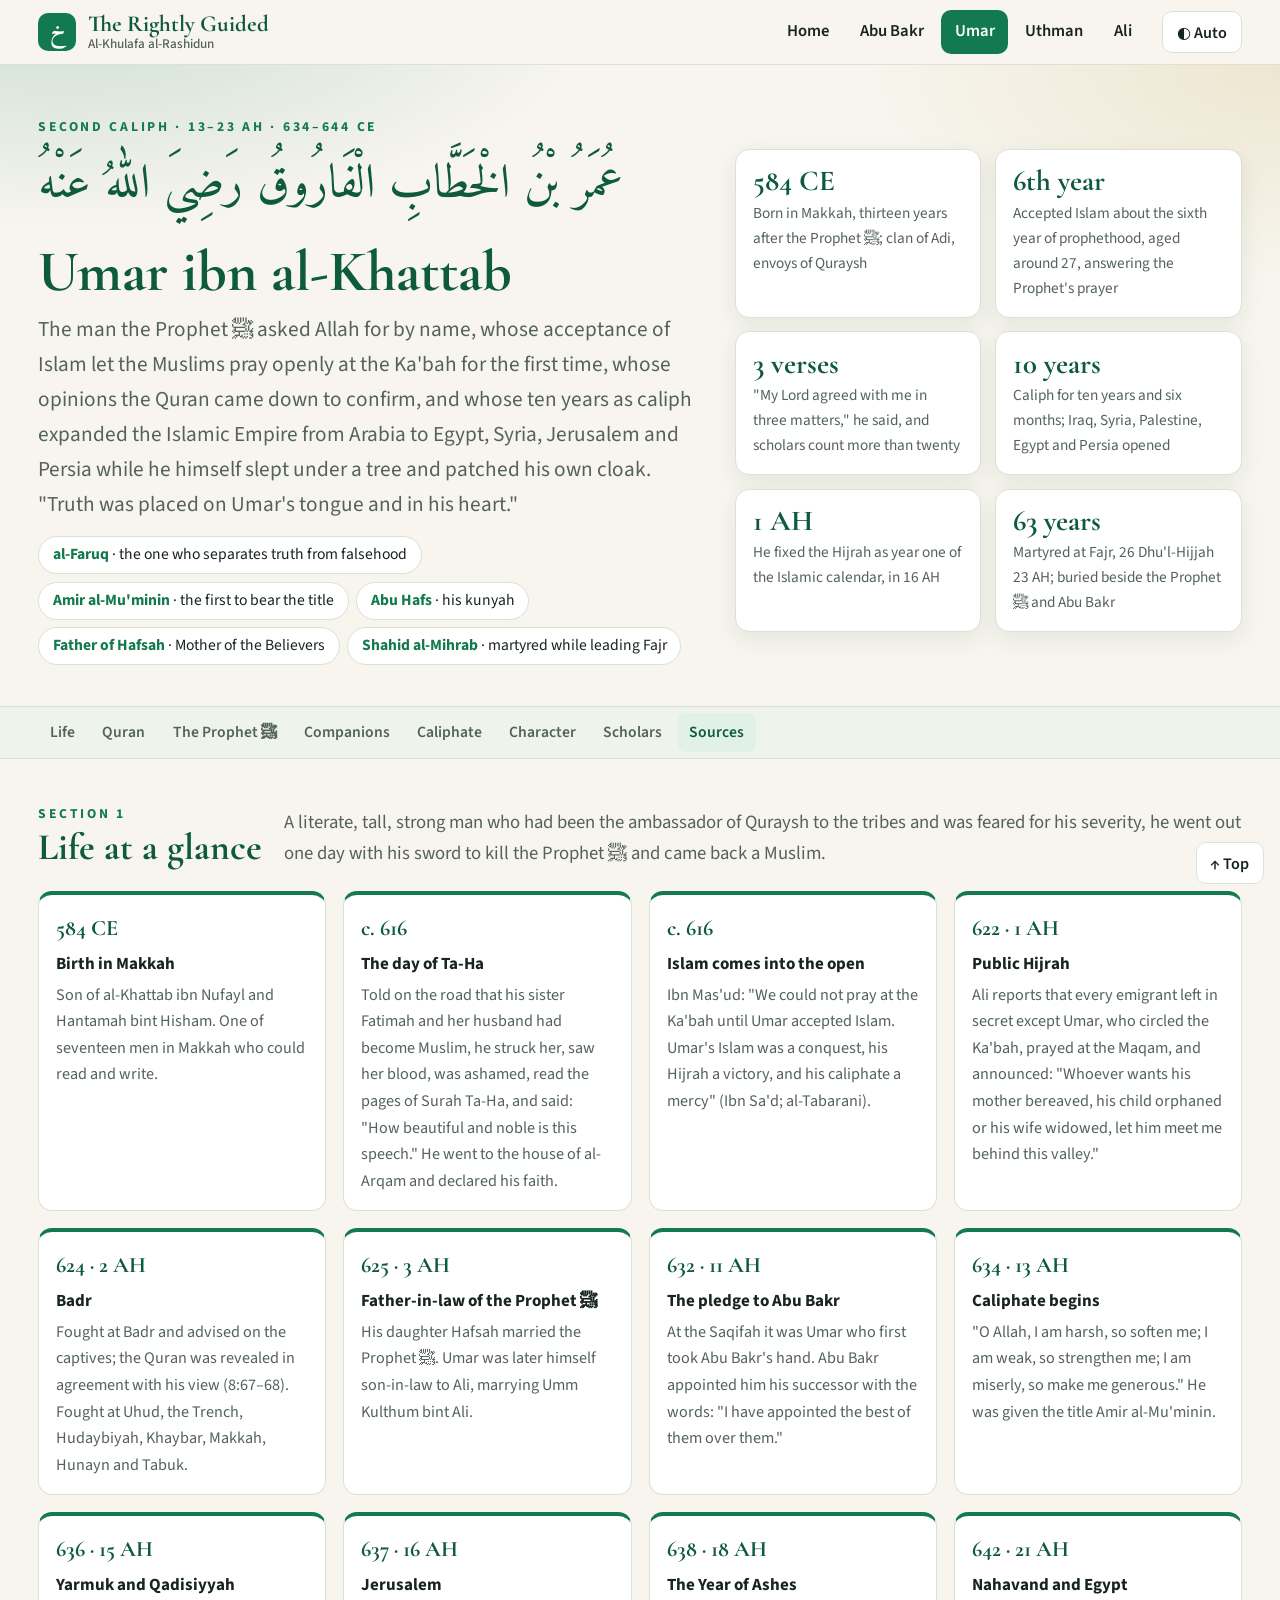
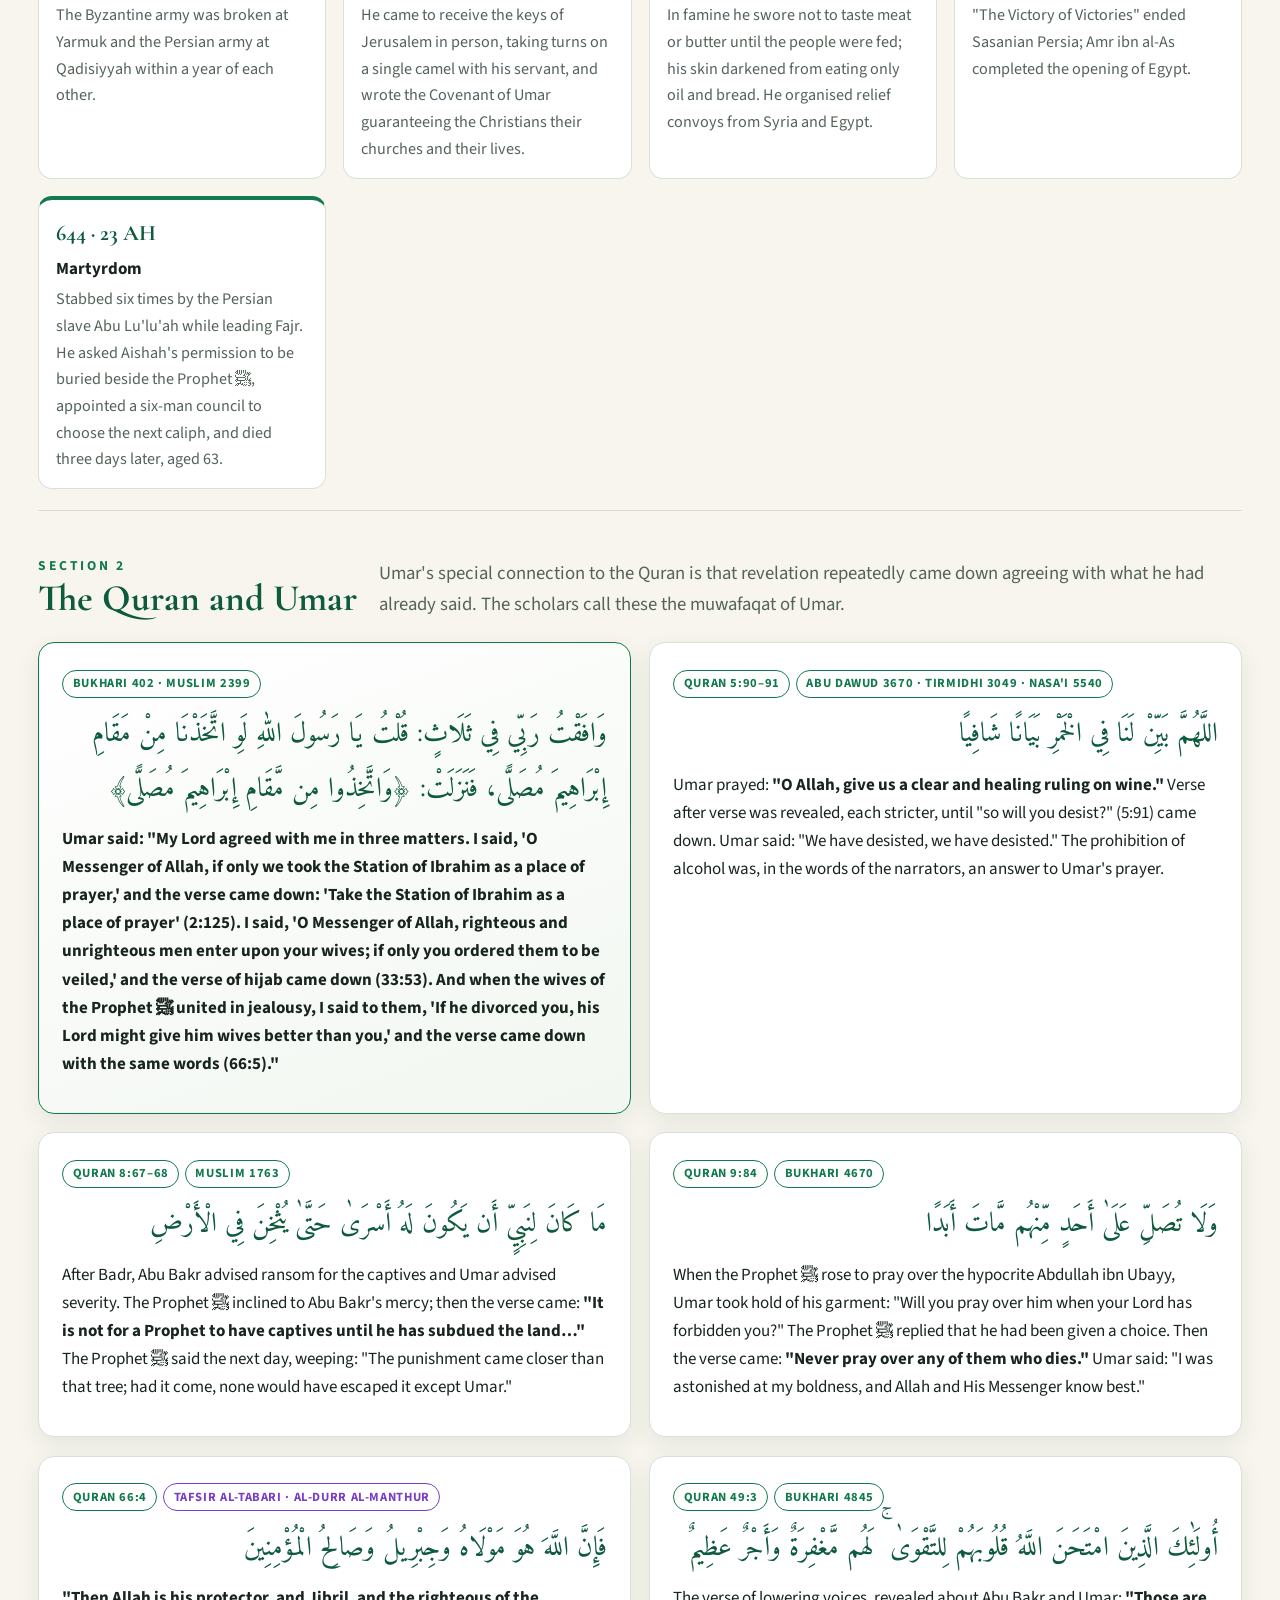
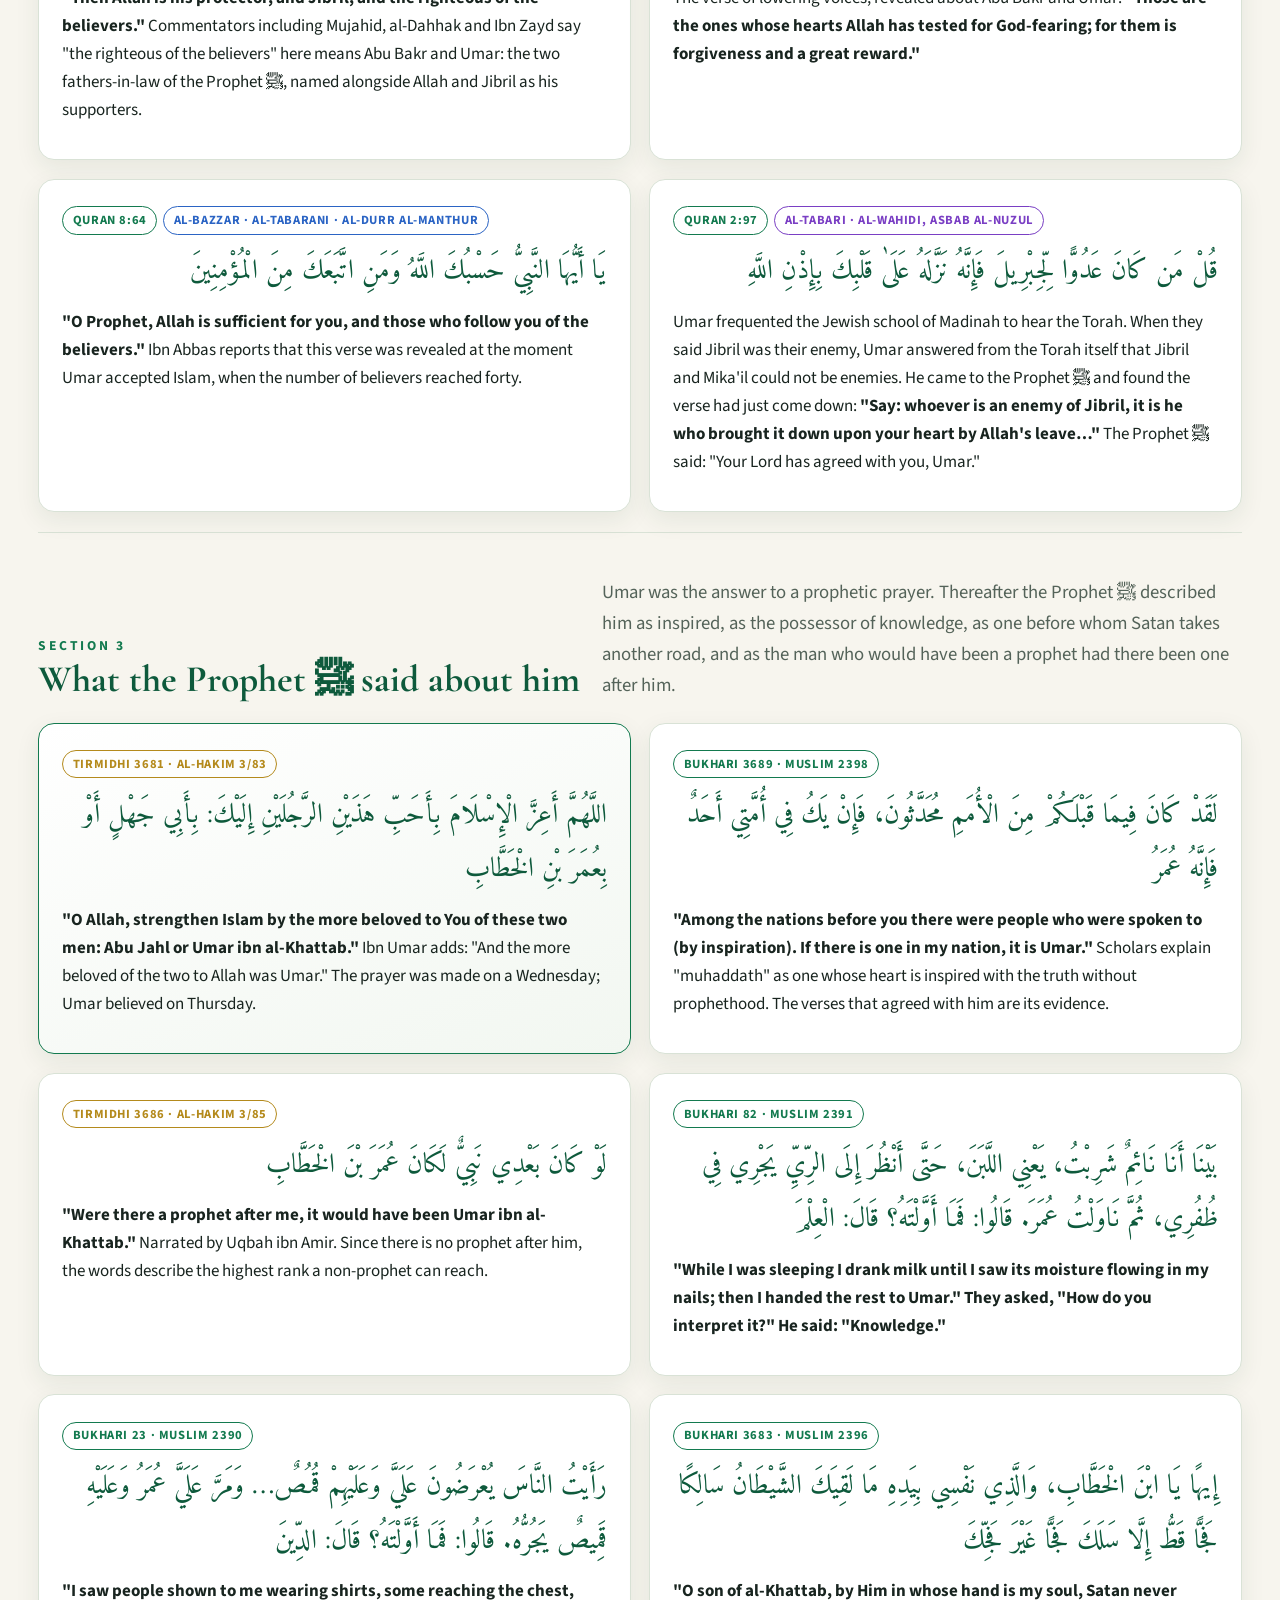
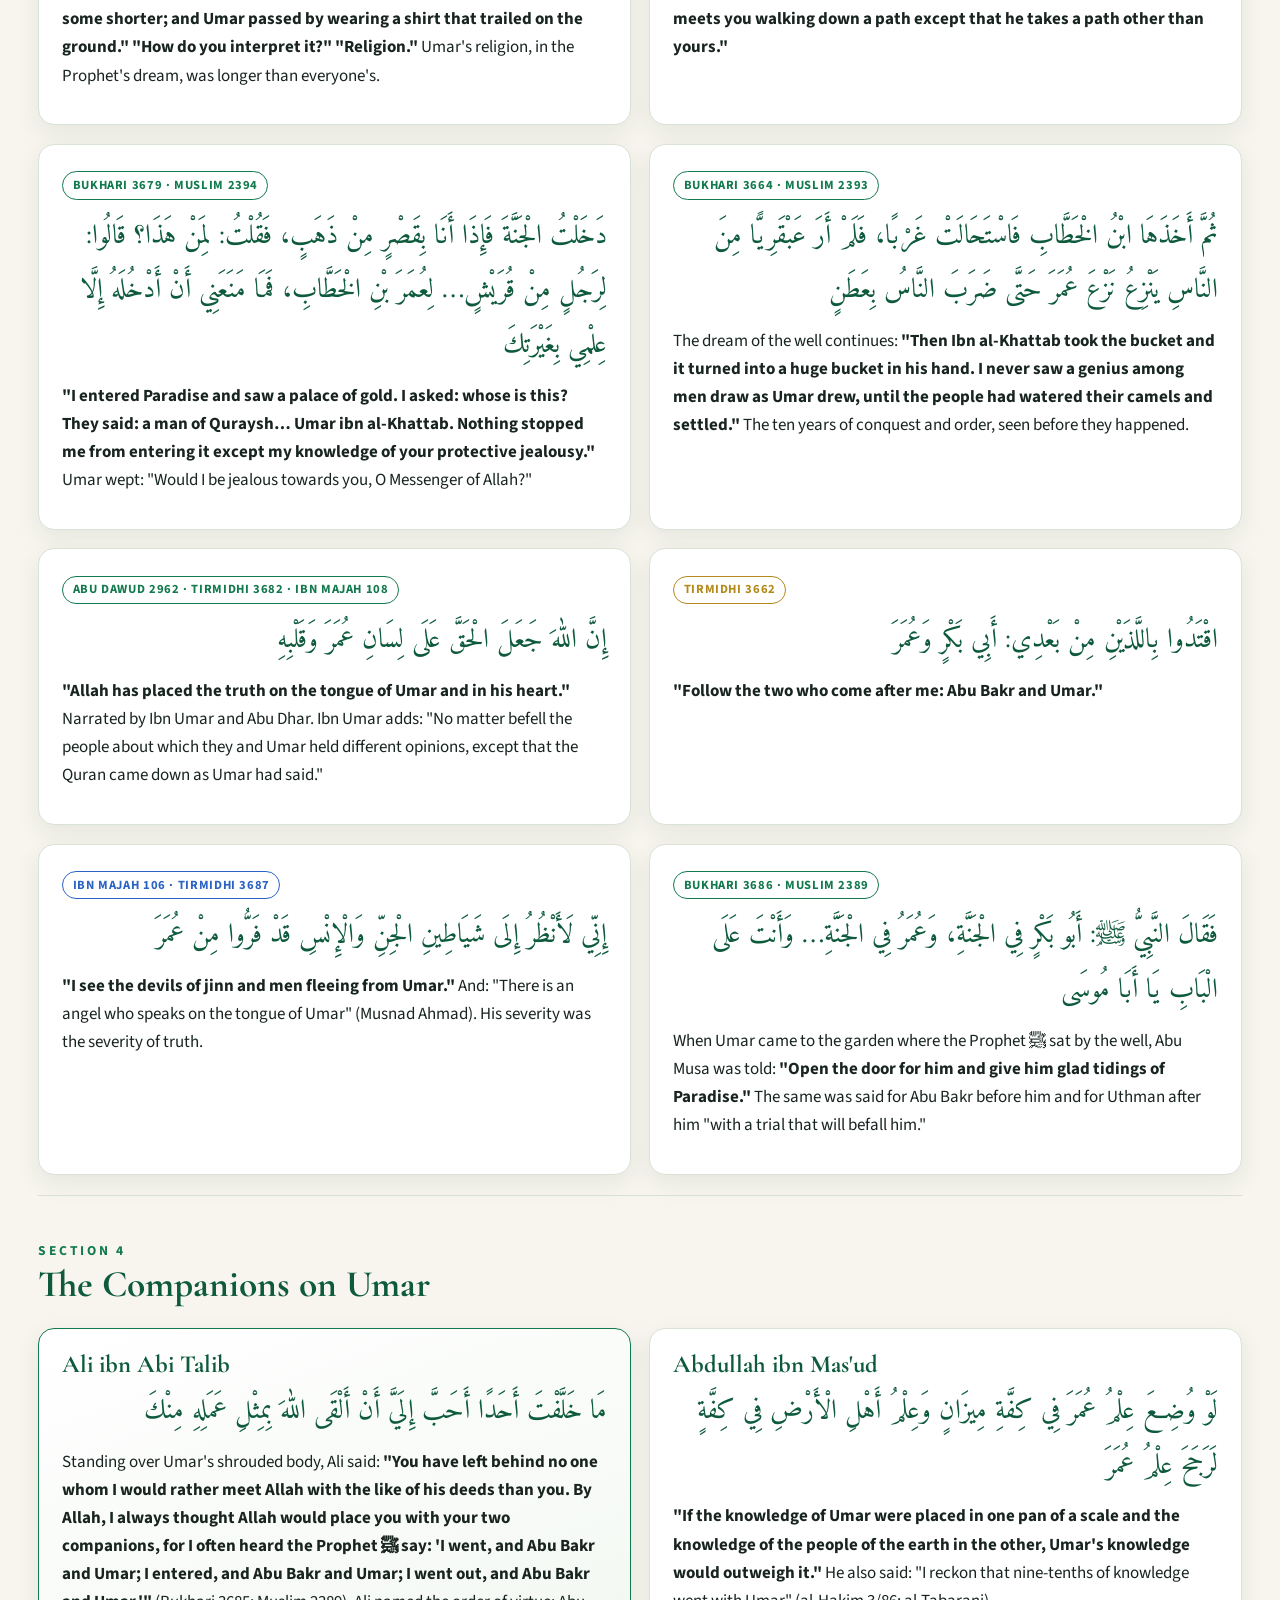
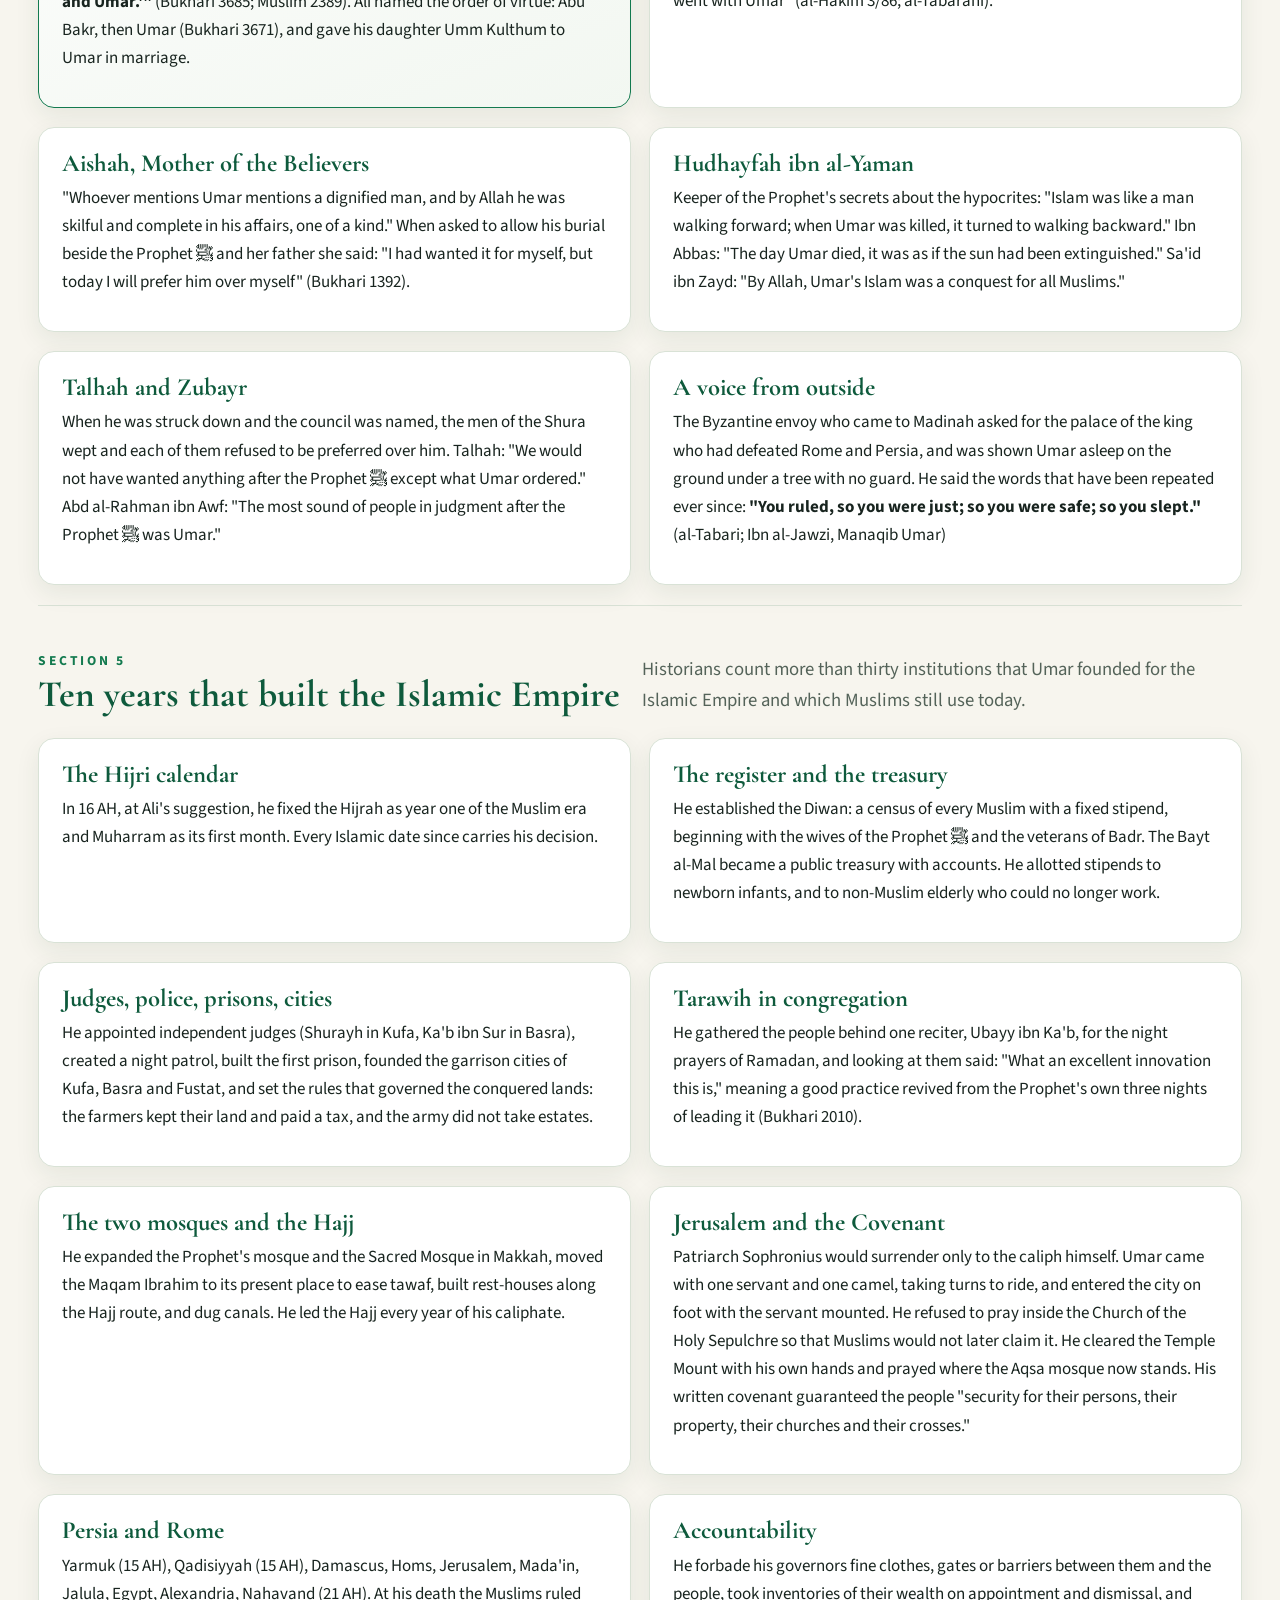
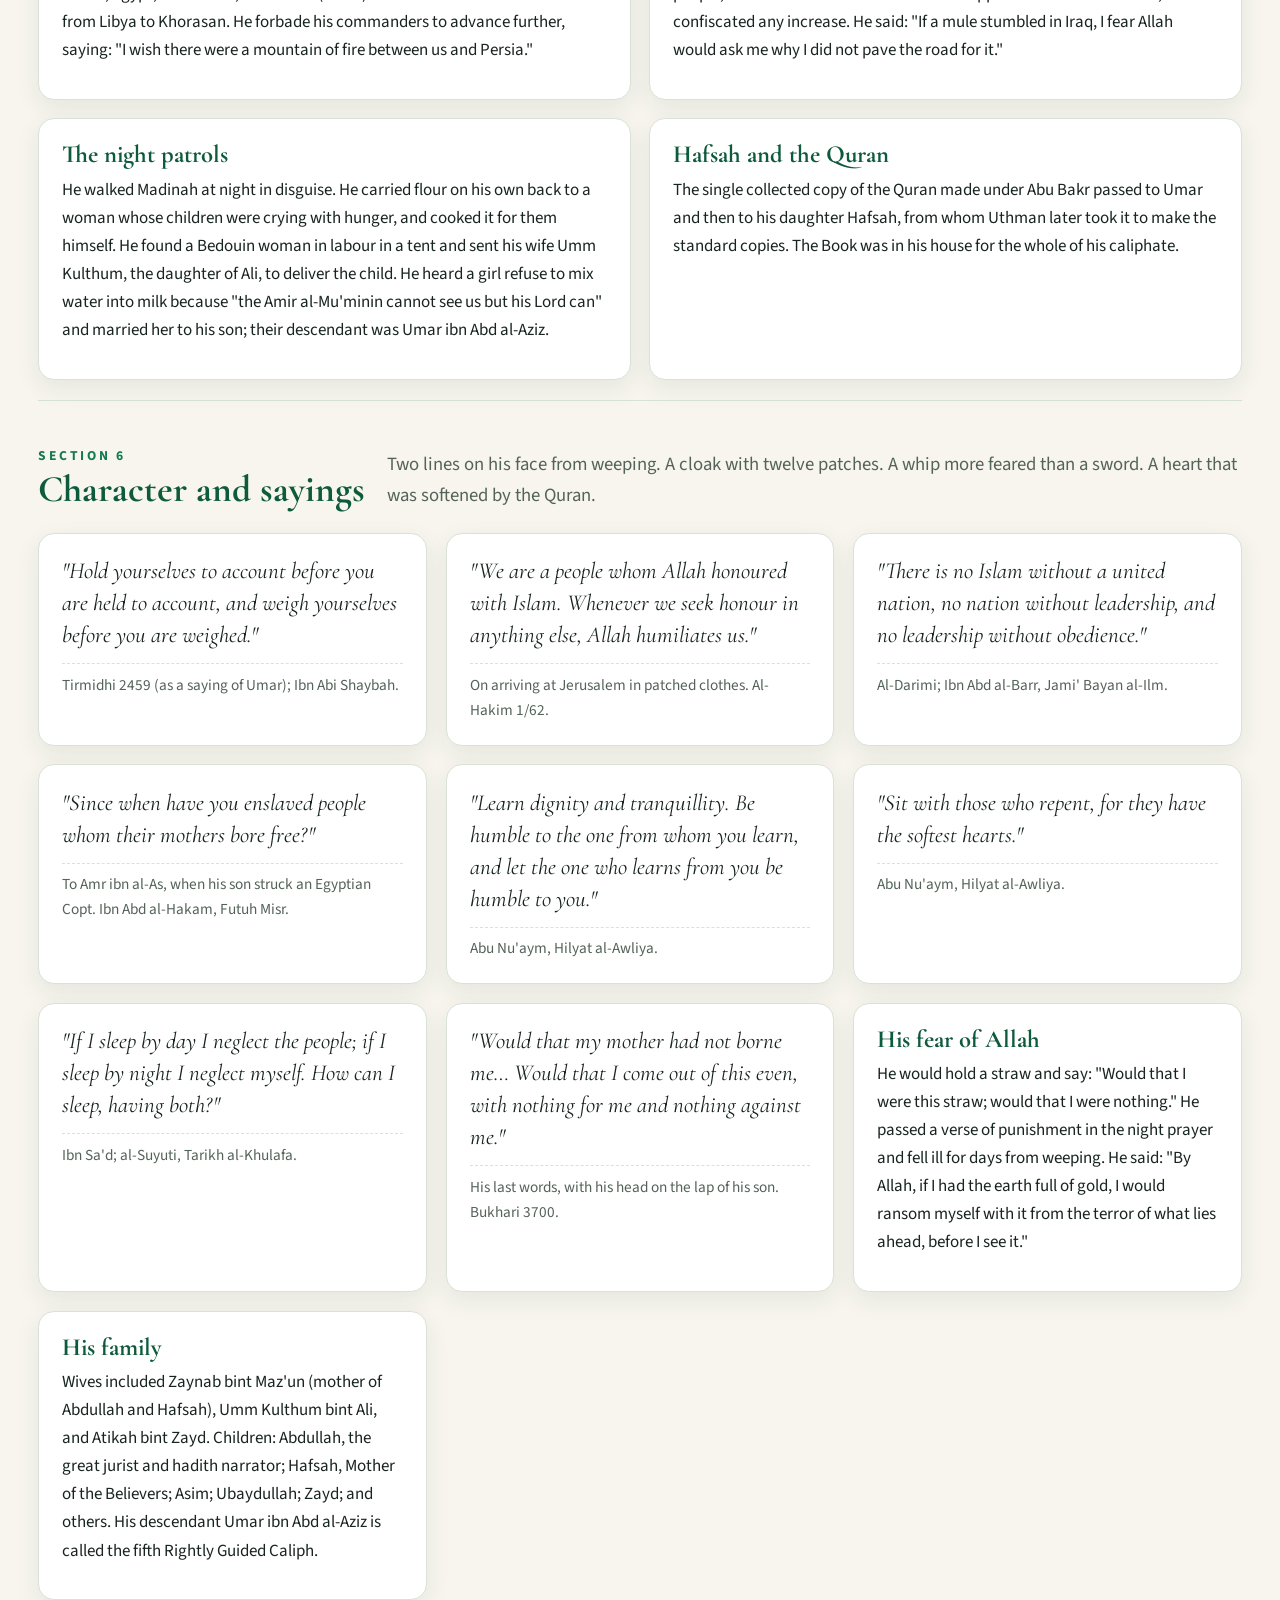
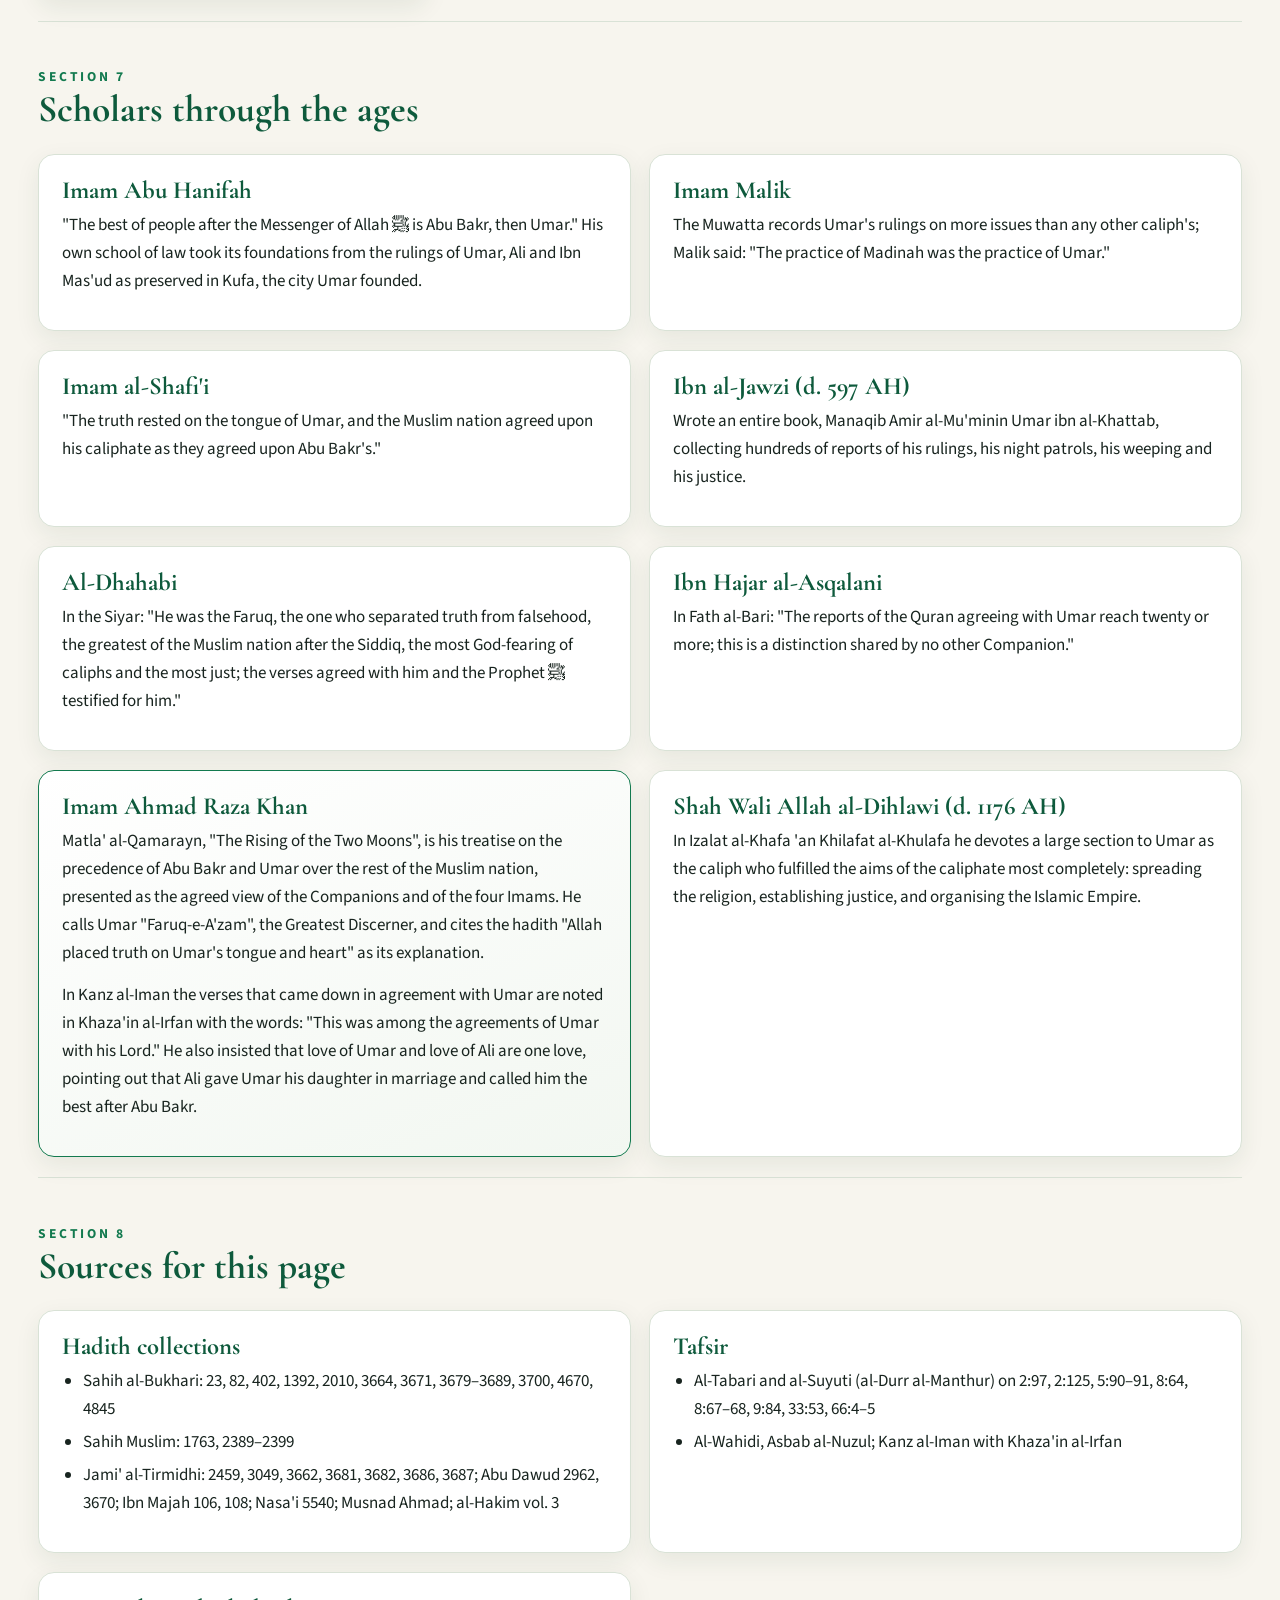
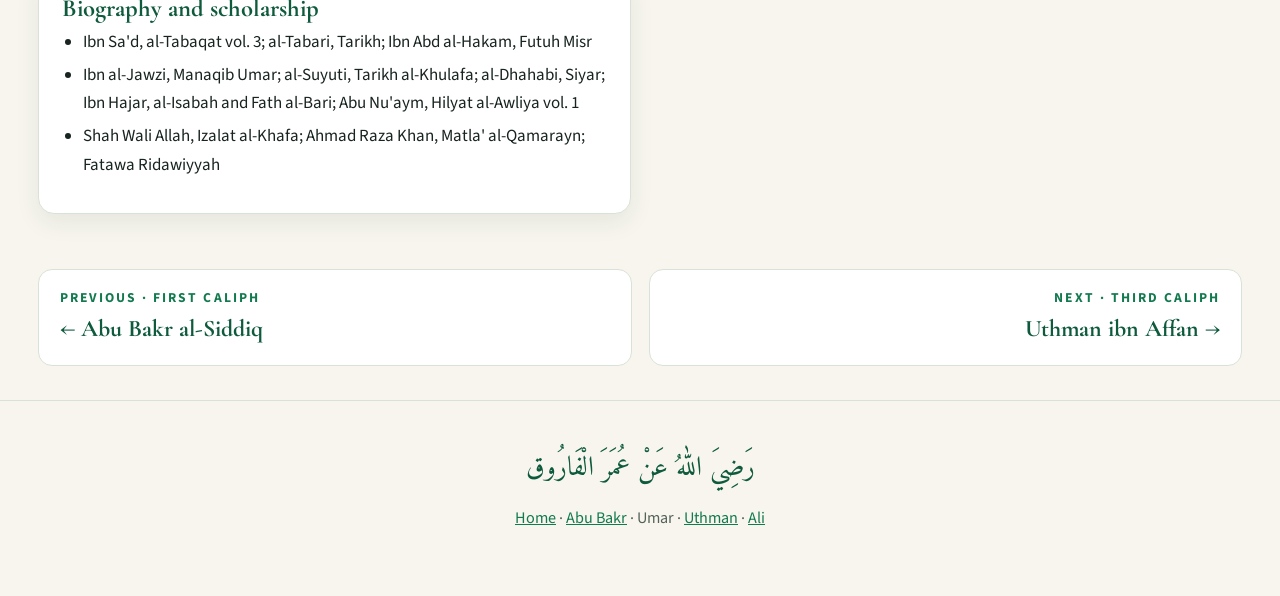
<file: umar.html>
<!DOCTYPE html>
<html lang="en">
<head>
<meta charset="UTF-8">
<meta name="viewport" content="width=device-width, initial-scale=1.0, viewport-fit=cover">
<title>Umar al-Faruq — The Rightly Guided</title>
<meta name="description" content="Umar ibn al-Khattab al-Faruq, the second Rightly Guided Caliph: the Quranic verses that agreed with him, the words of the Prophet ﷺ, the Companions' testimony, his ten-year caliphate and the voice of the scholars.">
<meta name="theme-color" content="#137a4f">
<link rel="preconnect" href="https://fonts.googleapis.com"><link rel="preconnect" href="https://fonts.gstatic.com" crossorigin>
<link href="https://fonts.googleapis.com/css2?family=Amiri:wght@400;700&family=Cormorant+Garamond:wght@600;700&family=Source+Sans+3:ital,wght@0,400;0,600;0,700;1,400&family=Noto+Nastaliq+Urdu&display=swap" rel="stylesheet">
<link rel="stylesheet" href="assets/style.css">
<script src="assets/main.js"></script>
</head>
<body id="top">

<header class="site"><div class="wrap">
  <a class="logo" href="index.html"><span class="mark">خ</span><span>The Rightly Guided<small>Al-Khulafa al-Rashidun</small></span></a>
  <nav class="nav" id="nav">
    <a href="index.html">Home</a>
    <a href="abu-bakr.html">Abu Bakr</a>
    <a href="umar.html" class="current">Umar</a>
    <a href="uthman.html">Uthman</a>
    <a href="ali.html">Ali</a>
  </nav>
  <button class="btn themebtn" id="themeBtn" title="Theme: Auto / Light / Dark">◐ Auto</button>
  <button class="btn menubtn" id="menuBtn" aria-label="Menu" aria-expanded="false">☰</button>
</div></header>

<div class="hero"><div class="wrap">
  <div>
    <div class="kicker">Second Caliph · 13–23 AH · 634–644 CE</div>
    <div class="ar big">عُمَرُ بْنُ الْخَطَّابِ الْفَارُوقُ رَضِيَ اللهُ عَنْهُ</div>
    <h1>Umar ibn al-Khattab</h1>
    <p class="sub">The man the Prophet ﷺ asked Allah for by name, whose acceptance of Islam let the Muslims pray openly at the Ka'bah for the first time, whose opinions the Quran came down to confirm, and whose ten years as caliph expanded the Islamic Empire from Arabia to Egypt, Syria, Jerusalem and Persia while he himself slept under a tree and patched his own cloak. "Truth was placed on Umar's tongue and in his heart."</p>
    <div class="chips">
      <span class="chip"><b>al-Faruq</b> · the one who separates truth from falsehood</span>
      <span class="chip"><b>Amir al-Mu'minin</b> · the first to bear the title</span>
      <span class="chip"><b>Abu Hafs</b> · his kunyah</span>
      <span class="chip"><b>Father of Hafsah</b> · Mother of the Believers</span>
      <span class="chip"><b>Shahid al-Mihrab</b> · martyred while leading Fajr</span>
    </div>
  </div>
  <div class="facts">
    <div class="fact"><div class="v">584 CE</div><div class="l">Born in Makkah, thirteen years after the Prophet ﷺ; clan of Adi, envoys of Quraysh</div></div>
    <div class="fact"><div class="v">6th year</div><div class="l">Accepted Islam about the sixth year of prophethood, aged around 27, answering the Prophet's prayer</div></div>
    <div class="fact"><div class="v">3 verses</div><div class="l">"My Lord agreed with me in three matters," he said, and scholars count more than twenty</div></div>
    <div class="fact"><div class="v">10 years</div><div class="l">Caliph for ten years and six months; Iraq, Syria, Palestine, Egypt and Persia opened</div></div>
    <div class="fact"><div class="v">1 AH</div><div class="l">He fixed the Hijrah as year one of the Islamic calendar, in 16 AH</div></div>
    <div class="fact"><div class="v">63 years</div><div class="l">Martyred at Fajr, 26 Dhu'l-Hijjah 23 AH; buried beside the Prophet ﷺ and Abu Bakr</div></div>
  </div>
</div></div>

<nav class="subnav"><div class="wrap">
  <a href="#life">Life</a><a href="#quran">Quran</a><a href="#prophet">The Prophet ﷺ</a><a href="#companions">Companions</a><a href="#caliphate">Caliphate</a><a href="#character">Character</a><a href="#scholars">Scholars</a><a href="#sources">Sources</a>
</div></nav>

<main class="wrap">

<section id="life">
  <div class="sec-head"><div><div class="kicker">Section 1</div><h2>Life at a glance</h2></div>
    <p class="lead">A literate, tall, strong man who had been the ambassador of Quraysh to the tribes and was feared for his severity, he went out one day with his sword to kill the Prophet ﷺ and came back a Muslim.</p></div>
  <div class="timeline">
    <div class="tl"><div class="y">584 CE</div><div class="t">Birth in Makkah</div><div class="d">Son of al-Khattab ibn Nufayl and Hantamah bint Hisham. One of seventeen men in Makkah who could read and write.</div></div>
    <div class="tl"><div class="y">c. 616</div><div class="t">The day of Ta-Ha</div><div class="d">Told on the road that his sister Fatimah and her husband had become Muslim, he struck her, saw her blood, was ashamed, read the pages of Surah Ta-Ha, and said: "How beautiful and noble is this speech." He went to the house of al-Arqam and declared his faith.</div></div>
    <div class="tl"><div class="y">c. 616</div><div class="t">Islam comes into the open</div><div class="d">Ibn Mas'ud: "We could not pray at the Ka'bah until Umar accepted Islam. Umar's Islam was a conquest, his Hijrah a victory, and his caliphate a mercy" (Ibn Sa'd; al-Tabarani).</div></div>
    <div class="tl"><div class="y">622 · 1 AH</div><div class="t">Public Hijrah</div><div class="d">Ali reports that every emigrant left in secret except Umar, who circled the Ka'bah, prayed at the Maqam, and announced: "Whoever wants his mother bereaved, his child orphaned or his wife widowed, let him meet me behind this valley."</div></div>
    <div class="tl"><div class="y">624 · 2 AH</div><div class="t">Badr</div><div class="d">Fought at Badr and advised on the captives; the Quran was revealed in agreement with his view (8:67–68). Fought at Uhud, the Trench, Hudaybiyah, Khaybar, Makkah, Hunayn and Tabuk.</div></div>
    <div class="tl"><div class="y">625 · 3 AH</div><div class="t">Father-in-law of the Prophet ﷺ</div><div class="d">His daughter Hafsah married the Prophet ﷺ. Umar was later himself son-in-law to Ali, marrying Umm Kulthum bint Ali.</div></div>
    <div class="tl"><div class="y">632 · 11 AH</div><div class="t">The pledge to Abu Bakr</div><div class="d">At the Saqifah it was Umar who first took Abu Bakr's hand. Abu Bakr appointed him his successor with the words: "I have appointed the best of them over them."</div></div>
    <div class="tl"><div class="y">634 · 13 AH</div><div class="t">Caliphate begins</div><div class="d">"O Allah, I am harsh, so soften me; I am weak, so strengthen me; I am miserly, so make me generous." He was given the title Amir al-Mu'minin.</div></div>
    <div class="tl"><div class="y">636 · 15 AH</div><div class="t">Yarmuk and Qadisiyyah</div><div class="d">The Byzantine army was broken at Yarmuk and the Persian army at Qadisiyyah within a year of each other.</div></div>
    <div class="tl"><div class="y">637 · 16 AH</div><div class="t">Jerusalem</div><div class="d">He came to receive the keys of Jerusalem in person, taking turns on a single camel with his servant, and wrote the Covenant of Umar guaranteeing the Christians their churches and their lives.</div></div>
    <div class="tl"><div class="y">638 · 18 AH</div><div class="t">The Year of Ashes</div><div class="d">In famine he swore not to taste meat or butter until the people were fed; his skin darkened from eating only oil and bread. He organised relief convoys from Syria and Egypt.</div></div>
    <div class="tl"><div class="y">642 · 21 AH</div><div class="t">Nahavand and Egypt</div><div class="d">"The Victory of Victories" ended Sasanian Persia; Amr ibn al-As completed the opening of Egypt.</div></div>
    <div class="tl"><div class="y">644 · 23 AH</div><div class="t">Martyrdom</div><div class="d">Stabbed six times by the Persian slave Abu Lu'lu'ah while leading Fajr. He asked Aishah's permission to be buried beside the Prophet ﷺ, appointed a six-man council to choose the next caliph, and died three days later, aged 63.</div></div>
  </div>
</section>

<section id="quran">
  <div class="sec-head"><div><div class="kicker">Section 2</div><h2>The Quran and Umar</h2></div>
    <p class="lead">Umar's special connection to the Quran is that revelation repeatedly came down agreeing with what he had already said. The scholars call these the muwafaqat of Umar.</p></div>
  <div class="grid wide">
    <div class="card accent">
      <div class="badges"><span class="badge b-sahih">Bukhari 402 · Muslim 2399</span></div>
      <div class="ar">وَافَقْتُ رَبِّي فِي ثَلَاثٍ: قُلْتُ يَا رَسُولَ اللهِ لَوِ اتَّخَذْنَا مِنْ مَقَامِ إِبْرَاهِيمَ مُصَلًّى، فَنَزَلَتْ: ﴿وَاتَّخِذُوا مِن مَّقَامِ إِبْرَاهِيمَ مُصَلًّى﴾</div>
      <p><b>Umar said: "My Lord agreed with me in three matters. I said, 'O Messenger of Allah, if only we took the Station of Ibrahim as a place of prayer,' and the verse came down: 'Take the Station of Ibrahim as a place of prayer' (2:125). I said, 'O Messenger of Allah, righteous and unrighteous men enter upon your wives; if only you ordered them to be veiled,' and the verse of hijab came down (33:53). And when the wives of the Prophet ﷺ united in jealousy, I said to them, 'If he divorced you, his Lord might give him wives better than you,' and the verse came down with the same words (66:5)."</b></p>
    </div>
    <div class="card">
      <div class="badges"><span class="badge b-quran">Quran 5:90–91</span><span class="badge b-sahih">Abu Dawud 3670 · Tirmidhi 3049 · Nasa'i 5540</span></div>
      <div class="ar">اللَّهُمَّ بَيِّنْ لَنَا فِي الْخَمْرِ بَيَانًا شَافِيًا</div>
      <p>Umar prayed: <b>"O Allah, give us a clear and healing ruling on wine."</b> Verse after verse was revealed, each stricter, until "so will you desist?" (5:91) came down. Umar said: "We have desisted, we have desisted." The prohibition of alcohol was, in the words of the narrators, an answer to Umar's prayer.</p>
    </div>
    <div class="card">
      <div class="badges"><span class="badge b-quran">Quran 8:67–68</span><span class="badge b-sahih">Muslim 1763</span></div>
      <div class="ar">مَا كَانَ لِنَبِيٍّ أَن يَكُونَ لَهُ أَسْرَىٰ حَتَّىٰ يُثْخِنَ فِي الْأَرْضِ</div>
      <p>After Badr, Abu Bakr advised ransom for the captives and Umar advised severity. The Prophet ﷺ inclined to Abu Bakr's mercy; then the verse came: <b>"It is not for a Prophet to have captives until he has subdued the land…"</b> The Prophet ﷺ said the next day, weeping: "The punishment came closer than that tree; had it come, none would have escaped it except Umar."</p>
    </div>
    <div class="card">
      <div class="badges"><span class="badge b-quran">Quran 9:84</span><span class="badge b-sahih">Bukhari 4670</span></div>
      <div class="ar">وَلَا تُصَلِّ عَلَىٰ أَحَدٍ مِّنْهُم مَّاتَ أَبَدًا</div>
      <p>When the Prophet ﷺ rose to pray over the hypocrite Abdullah ibn Ubayy, Umar took hold of his garment: "Will you pray over him when your Lord has forbidden you?" The Prophet ﷺ replied that he had been given a choice. Then the verse came: <b>"Never pray over any of them who dies."</b> Umar said: "I was astonished at my boldness, and Allah and His Messenger know best."</p>
    </div>
    <div class="card">
      <div class="badges"><span class="badge b-quran">Quran 66:4</span><span class="badge b-tafsir">Tafsir al-Tabari · al-Durr al-Manthur</span></div>
      <div class="ar">فَإِنَّ اللَّهَ هُوَ مَوْلَاهُ وَجِبْرِيلُ وَصَالِحُ الْمُؤْمِنِينَ</div>
      <p><b>"Then Allah is his protector, and Jibril, and the righteous of the believers."</b> Commentators including Mujahid, al-Dahhak and Ibn Zayd say "the righteous of the believers" here means Abu Bakr and Umar: the two fathers-in-law of the Prophet ﷺ, named alongside Allah and Jibril as his supporters.</p>
    </div>
    <div class="card">
      <div class="badges"><span class="badge b-quran">Quran 49:3</span><span class="badge b-sahih">Bukhari 4845</span></div>
      <div class="ar">أُولَٰئِكَ الَّذِينَ امْتَحَنَ اللَّهُ قُلُوبَهُمْ لِلتَّقْوَىٰ ۚ لَهُم مَّغْفِرَةٌ وَأَجْرٌ عَظِيمٌ</div>
      <p>The verse of lowering voices, revealed about Abu Bakr and Umar: <b>"Those are the ones whose hearts Allah has tested for God-fearing; for them is forgiveness and a great reward."</b></p>
    </div>
    <div class="card">
      <div class="badges"><span class="badge b-quran">Quran 8:64</span><span class="badge b-manaqib">al-Bazzar · al-Tabarani · al-Durr al-Manthur</span></div>
      <div class="ar">يَا أَيُّهَا النَّبِيُّ حَسْبُكَ اللَّهُ وَمَنِ اتَّبَعَكَ مِنَ الْمُؤْمِنِينَ</div>
      <p><b>"O Prophet, Allah is sufficient for you, and those who follow you of the believers."</b> Ibn Abbas reports that this verse was revealed at the moment Umar accepted Islam, when the number of believers reached forty.</p>
    </div>
    <div class="card">
      <div class="badges"><span class="badge b-quran">Quran 2:97</span><span class="badge b-tafsir">al-Tabari · al-Wahidi, Asbab al-Nuzul</span></div>
      <div class="ar">قُلْ مَن كَانَ عَدُوًّا لِّجِبْرِيلَ فَإِنَّهُ نَزَّلَهُ عَلَىٰ قَلْبِكَ بِإِذْنِ اللَّهِ</div>
      <p>Umar frequented the Jewish school of Madinah to hear the Torah. When they said Jibril was their enemy, Umar answered from the Torah itself that Jibril and Mika'il could not be enemies. He came to the Prophet ﷺ and found the verse had just come down: <b>"Say: whoever is an enemy of Jibril, it is he who brought it down upon your heart by Allah's leave…"</b> The Prophet ﷺ said: "Your Lord has agreed with you, Umar."</p>
    </div>
  </div>
</section>

<section id="prophet">
  <div class="sec-head"><div><div class="kicker">Section 3</div><h2>What the Prophet ﷺ said about him</h2></div>
    <p class="lead">Umar was the answer to a prophetic prayer. Thereafter the Prophet ﷺ described him as inspired, as the possessor of knowledge, as one before whom Satan takes another road, and as the man who would have been a prophet had there been one after him.</p></div>
  <div class="grid wide">
    <div class="card accent">
      <div class="badges"><span class="badge b-hasan">Tirmidhi 3681 · al-Hakim 3/83</span></div>
      <div class="ar">اللَّهُمَّ أَعِزَّ الْإِسْلَامَ بِأَحَبِّ هَذَيْنِ الرَّجُلَيْنِ إِلَيْكَ: بِأَبِي جَهْلٍ أَوْ بِعُمَرَ بْنِ الْخَطَّابِ</div>
      <p><b>"O Allah, strengthen Islam by the more beloved to You of these two men: Abu Jahl or Umar ibn al-Khattab."</b> Ibn Umar adds: "And the more beloved of the two to Allah was Umar." The prayer was made on a Wednesday; Umar believed on Thursday.</p>
    </div>
    <div class="card">
      <div class="badges"><span class="badge b-sahih">Bukhari 3689 · Muslim 2398</span></div>
      <div class="ar">لَقَدْ كَانَ فِيمَا قَبْلَكُمْ مِنَ الْأُمَمِ مُحَدَّثُونَ، فَإِنْ يَكُ فِي أُمَّتِي أَحَدٌ فَإِنَّهُ عُمَرُ</div>
      <p><b>"Among the nations before you there were people who were spoken to (by inspiration). If there is one in my nation, it is Umar."</b> Scholars explain "muhaddath" as one whose heart is inspired with the truth without prophethood. The verses that agreed with him are its evidence.</p>
    </div>
    <div class="card">
      <div class="badges"><span class="badge b-hasan">Tirmidhi 3686 · al-Hakim 3/85</span></div>
      <div class="ar">لَوْ كَانَ بَعْدِي نَبِيٌّ لَكَانَ عُمَرَ بْنَ الْخَطَّابِ</div>
      <p><b>"Were there a prophet after me, it would have been Umar ibn al-Khattab."</b> Narrated by Uqbah ibn Amir. Since there is no prophet after him, the words describe the highest rank a non-prophet can reach.</p>
    </div>
    <div class="card">
      <div class="badges"><span class="badge b-sahih">Bukhari 82 · Muslim 2391</span></div>
      <div class="ar">بَيْنَا أَنَا نَائِمٌ شَرِبْتُ، يَعْنِي اللَّبَنَ، حَتَّى أَنْظُرَ إِلَى الرِّيِّ يَجْرِي فِي ظُفُرِي، ثُمَّ نَاوَلْتُ عُمَرَ. قَالُوا: فَمَا أَوَّلْتَهُ؟ قَالَ: الْعِلْمَ</div>
      <p><b>"While I was sleeping I drank milk until I saw its moisture flowing in my nails; then I handed the rest to Umar." They asked, "How do you interpret it?" He said: "Knowledge."</b></p>
    </div>
    <div class="card">
      <div class="badges"><span class="badge b-sahih">Bukhari 23 · Muslim 2390</span></div>
      <div class="ar">رَأَيْتُ النَّاسَ يُعْرَضُونَ عَلَيَّ وَعَلَيْهِمْ قُمُصٌ… وَمَرَّ عَلَيَّ عُمَرُ وَعَلَيْهِ قَمِيصٌ يَجُرُّهُ. قَالُوا: فَمَا أَوَّلْتَهُ؟ قَالَ: الدِّينَ</div>
      <p><b>"I saw people shown to me wearing shirts, some reaching the chest, some shorter; and Umar passed by wearing a shirt that trailed on the ground." "How do you interpret it?" "Religion."</b> Umar's religion, in the Prophet's dream, was longer than everyone's.</p>
    </div>
    <div class="card">
      <div class="badges"><span class="badge b-sahih">Bukhari 3683 · Muslim 2396</span></div>
      <div class="ar">إِيهًا يَا ابْنَ الْخَطَّابِ، وَالَّذِي نَفْسِي بِيَدِهِ مَا لَقِيَكَ الشَّيْطَانُ سَالِكًا فَجًّا قَطُّ إِلَّا سَلَكَ فَجًّا غَيْرَ فَجِّكَ</div>
      <p><b>"O son of al-Khattab, by Him in whose hand is my soul, Satan never meets you walking down a path except that he takes a path other than yours."</b></p>
    </div>
    <div class="card">
      <div class="badges"><span class="badge b-sahih">Bukhari 3679 · Muslim 2394</span></div>
      <div class="ar">دَخَلْتُ الْجَنَّةَ فَإِذَا أَنَا بِقَصْرٍ مِنْ ذَهَبٍ، فَقُلْتُ: لِمَنْ هَذَا؟ قَالُوا: لِرَجُلٍ مِنْ قُرَيْشٍ… لِعُمَرَ بْنِ الْخَطَّابِ، فَمَا مَنَعَنِي أَنْ أَدْخُلَهُ إِلَّا عِلْمِي بِغَيْرَتِكَ</div>
      <p><b>"I entered Paradise and saw a palace of gold. I asked: whose is this? They said: a man of Quraysh… Umar ibn al-Khattab. Nothing stopped me from entering it except my knowledge of your protective jealousy."</b> Umar wept: "Would I be jealous towards you, O Messenger of Allah?"</p>
    </div>
    <div class="card">
      <div class="badges"><span class="badge b-sahih">Bukhari 3664 · Muslim 2393</span></div>
      <div class="ar">ثُمَّ أَخَذَهَا ابْنُ الْخَطَّابِ فَاسْتَحَالَتْ غَرْبًا، فَلَمْ أَرَ عَبْقَرِيًّا مِنَ النَّاسِ يَنْزِعُ نَزْعَ عُمَرَ حَتَّى ضَرَبَ النَّاسُ بِعَطَنٍ</div>
      <p>The dream of the well continues: <b>"Then Ibn al-Khattab took the bucket and it turned into a huge bucket in his hand. I never saw a genius among men draw as Umar drew, until the people had watered their camels and settled."</b> The ten years of conquest and order, seen before they happened.</p>
    </div>
    <div class="card">
      <div class="badges"><span class="badge b-sahih">Abu Dawud 2962 · Tirmidhi 3682 · Ibn Majah 108</span></div>
      <div class="ar">إِنَّ اللهَ جَعَلَ الْحَقَّ عَلَى لِسَانِ عُمَرَ وَقَلْبِهِ</div>
      <p><b>"Allah has placed the truth on the tongue of Umar and in his heart."</b> Narrated by Ibn Umar and Abu Dhar. Ibn Umar adds: "No matter befell the people about which they and Umar held different opinions, except that the Quran came down as Umar had said."</p>
    </div>
    <div class="card">
      <div class="badges"><span class="badge b-hasan">Tirmidhi 3662</span></div>
      <div class="ar">اقْتَدُوا بِاللَّذَيْنِ مِنْ بَعْدِي: أَبِي بَكْرٍ وَعُمَرَ</div>
      <p><b>"Follow the two who come after me: Abu Bakr and Umar."</b></p>
    </div>
    <div class="card">
      <div class="badges"><span class="badge b-manaqib">Ibn Majah 106 · Tirmidhi 3687</span></div>
      <div class="ar">إِنِّي لَأَنْظُرُ إِلَى شَيَاطِينِ الْجِنِّ وَالْإِنْسِ قَدْ فَرُّوا مِنْ عُمَرَ</div>
      <p><b>"I see the devils of jinn and men fleeing from Umar."</b> And: "There is an angel who speaks on the tongue of Umar" (Musnad Ahmad). His severity was the severity of truth.</p>
    </div>
    <div class="card">
      <div class="badges"><span class="badge b-sahih">Bukhari 3686 · Muslim 2389</span></div>
      <div class="ar">فَقَالَ النَّبِيُّ ﷺ: أَبُو بَكْرٍ فِي الْجَنَّةِ، وَعُمَرُ فِي الْجَنَّةِ… وَأَنْتَ عَلَى الْبَابِ يَا أَبَا مُوسَى</div>
      <p>When Umar came to the garden where the Prophet ﷺ sat by the well, Abu Musa was told: <b>"Open the door for him and give him glad tidings of Paradise."</b> The same was said for Abu Bakr before him and for Uthman after him "with a trial that will befall him."</p>
    </div>
  </div>
</section>

<section id="companions">
  <div class="sec-head"><div><div class="kicker">Section 4</div><h2>The Companions on Umar</h2></div></div>
  <div class="grid">
    <div class="card accent">
      <h3>Ali ibn Abi Talib</h3>
      <div class="ar">مَا خَلَّفْتَ أَحَدًا أَحَبَّ إِلَيَّ أَنْ أَلْقَى اللهَ بِمِثْلِ عَمَلِهِ مِنْكَ</div>
      <p>Standing over Umar's shrouded body, Ali said: <b>"You have left behind no one whom I would rather meet Allah with the like of his deeds than you. By Allah, I always thought Allah would place you with your two companions, for I often heard the Prophet ﷺ say: 'I went, and Abu Bakr and Umar; I entered, and Abu Bakr and Umar; I went out, and Abu Bakr and Umar.'"</b> (Bukhari 3685; Muslim 2389). Ali named the order of virtue: Abu Bakr, then Umar (Bukhari 3671), and gave his daughter Umm Kulthum to Umar in marriage.</p>
    </div>
    <div class="card">
      <h3>Abdullah ibn Mas'ud</h3>
      <div class="ar">لَوْ وُضِعَ عِلْمُ عُمَرَ فِي كِفَّةِ مِيزَانٍ وَعِلْمُ أَهْلِ الْأَرْضِ فِي كِفَّةٍ لَرَجَحَ عِلْمُ عُمَرَ</div>
      <p><b>"If the knowledge of Umar were placed in one pan of a scale and the knowledge of the people of the earth in the other, Umar's knowledge would outweigh it."</b> He also said: "I reckon that nine-tenths of knowledge went with Umar" (al-Hakim 3/86; al-Tabarani).</p>
    </div>
    <div class="card">
      <h3>Aishah, Mother of the Believers</h3>
      <p>"Whoever mentions Umar mentions a dignified man, and by Allah he was skilful and complete in his affairs, one of a kind." When asked to allow his burial beside the Prophet ﷺ and her father she said: "I had wanted it for myself, but today I will prefer him over myself" (Bukhari 1392).</p>
    </div>
    <div class="card">
      <h3>Hudhayfah ibn al-Yaman</h3>
      <p>Keeper of the Prophet's secrets about the hypocrites: "Islam was like a man walking forward; when Umar was killed, it turned to walking backward." Ibn Abbas: "The day Umar died, it was as if the sun had been extinguished." Sa'id ibn Zayd: "By Allah, Umar's Islam was a conquest for all Muslims."</p>
    </div>
    <div class="card">
      <h3>Talhah and Zubayr</h3>
      <p>When he was struck down and the council was named, the men of the Shura wept and each of them refused to be preferred over him. Talhah: "We would not have wanted anything after the Prophet ﷺ except what Umar ordered." Abd al-Rahman ibn Awf: "The most sound of people in judgment after the Prophet ﷺ was Umar."</p>
    </div>
    <div class="card">
      <h3>A voice from outside</h3>
      <p>The Byzantine envoy who came to Madinah asked for the palace of the king who had defeated Rome and Persia, and was shown Umar asleep on the ground under a tree with no guard. He said the words that have been repeated ever since: <b>"You ruled, so you were just; so you were safe; so you slept."</b> (al-Tabari; Ibn al-Jawzi, Manaqib Umar)</p>
    </div>
  </div>
</section>

<section id="caliphate">
  <div class="sec-head"><div><div class="kicker">Section 5</div><h2>Ten years that built the Islamic Empire</h2></div>
    <p class="lead">Historians count more than thirty institutions that Umar founded for the Islamic Empire and which Muslims still use today.</p></div>
  <div class="grid">
    <div class="card">
      <h3>The Hijri calendar</h3>
      <p>In 16 AH, at Ali's suggestion, he fixed the Hijrah as year one of the Muslim era and Muharram as its first month. Every Islamic date since carries his decision.</p>
    </div>
    <div class="card">
      <h3>The register and the treasury</h3>
      <p>He established the Diwan: a census of every Muslim with a fixed stipend, beginning with the wives of the Prophet ﷺ and the veterans of Badr. The Bayt al-Mal became a public treasury with accounts. He allotted stipends to newborn infants, and to non-Muslim elderly who could no longer work.</p>
    </div>
    <div class="card">
      <h3>Judges, police, prisons, cities</h3>
      <p>He appointed independent judges (Shurayh in Kufa, Ka'b ibn Sur in Basra), created a night patrol, built the first prison, founded the garrison cities of Kufa, Basra and Fustat, and set the rules that governed the conquered lands: the farmers kept their land and paid a tax, and the army did not take estates.</p>
    </div>
    <div class="card">
      <h3>Tarawih in congregation</h3>
      <p>He gathered the people behind one reciter, Ubayy ibn Ka'b, for the night prayers of Ramadan, and looking at them said: "What an excellent innovation this is," meaning a good practice revived from the Prophet's own three nights of leading it (Bukhari 2010).</p>
    </div>
    <div class="card">
      <h3>The two mosques and the Hajj</h3>
      <p>He expanded the Prophet's mosque and the Sacred Mosque in Makkah, moved the Maqam Ibrahim to its present place to ease tawaf, built rest-houses along the Hajj route, and dug canals. He led the Hajj every year of his caliphate.</p>
    </div>
    <div class="card">
      <h3>Jerusalem and the Covenant</h3>
      <p>Patriarch Sophronius would surrender only to the caliph himself. Umar came with one servant and one camel, taking turns to ride, and entered the city on foot with the servant mounted. He refused to pray inside the Church of the Holy Sepulchre so that Muslims would not later claim it. He cleared the Temple Mount with his own hands and prayed where the Aqsa mosque now stands. His written covenant guaranteed the people "security for their persons, their property, their churches and their crosses."</p>
    </div>
    <div class="card">
      <h3>Persia and Rome</h3>
      <p>Yarmuk (15 AH), Qadisiyyah (15 AH), Damascus, Homs, Jerusalem, Mada'in, Jalula, Egypt, Alexandria, Nahavand (21 AH). At his death the Muslims ruled from Libya to Khorasan. He forbade his commanders to advance further, saying: "I wish there were a mountain of fire between us and Persia."</p>
    </div>
    <div class="card">
      <h3>Accountability</h3>
      <p>He forbade his governors fine clothes, gates or barriers between them and the people, took inventories of their wealth on appointment and dismissal, and confiscated any increase. He said: "If a mule stumbled in Iraq, I fear Allah would ask me why I did not pave the road for it."</p>
    </div>
    <div class="card">
      <h3>The night patrols</h3>
      <p>He walked Madinah at night in disguise. He carried flour on his own back to a woman whose children were crying with hunger, and cooked it for them himself. He found a Bedouin woman in labour in a tent and sent his wife Umm Kulthum, the daughter of Ali, to deliver the child. He heard a girl refuse to mix water into milk because "the Amir al-Mu'minin cannot see us but his Lord can" and married her to his son; their descendant was Umar ibn Abd al-Aziz.</p>
    </div>
    <div class="card">
      <h3>Hafsah and the Quran</h3>
      <p>The single collected copy of the Quran made under Abu Bakr passed to Umar and then to his daughter Hafsah, from whom Uthman later took it to make the standard copies. The Book was in his house for the whole of his caliphate.</p>
    </div>
  </div>
</section>

<section id="character">
  <div class="sec-head"><div><div class="kicker">Section 6</div><h2>Character and sayings</h2></div>
    <p class="lead">Two lines on his face from weeping. A cloak with twelve patches. A whip more feared than a sword. A heart that was softened by the Quran.</p></div>
  <div class="grid narrow">
    <div class="card"><div class="quote">"Hold yourselves to account before you are held to account, and weigh yourselves before you are weighed."</div><div class="src">Tirmidhi 2459 (as a saying of Umar); Ibn Abi Shaybah.</div></div>
    <div class="card"><div class="quote">"We are a people whom Allah honoured with Islam. Whenever we seek honour in anything else, Allah humiliates us."</div><div class="src">On arriving at Jerusalem in patched clothes. Al-Hakim 1/62.</div></div>
    <div class="card"><div class="quote">"There is no Islam without a united nation, no nation without leadership, and no leadership without obedience."</div><div class="src">Al-Darimi; Ibn Abd al-Barr, Jami' Bayan al-Ilm.</div></div>
    <div class="card"><div class="quote">"Since when have you enslaved people whom their mothers bore free?"</div><div class="src">To Amr ibn al-As, when his son struck an Egyptian Copt. Ibn Abd al-Hakam, Futuh Misr.</div></div>
    <div class="card"><div class="quote">"Learn dignity and tranquillity. Be humble to the one from whom you learn, and let the one who learns from you be humble to you."</div><div class="src">Abu Nu'aym, Hilyat al-Awliya.</div></div>
    <div class="card"><div class="quote">"Sit with those who repent, for they have the softest hearts."</div><div class="src">Abu Nu'aym, Hilyat al-Awliya.</div></div>
    <div class="card"><div class="quote">"If I sleep by day I neglect the people; if I sleep by night I neglect myself. How can I sleep, having both?"</div><div class="src">Ibn Sa'd; al-Suyuti, Tarikh al-Khulafa.</div></div>
    <div class="card"><div class="quote">"Would that my mother had not borne me… Would that I come out of this even, with nothing for me and nothing against me."</div><div class="src">His last words, with his head on the lap of his son. Bukhari 3700.</div></div>
    <div class="card">
      <h3>His fear of Allah</h3>
      <p>He would hold a straw and say: "Would that I were this straw; would that I were nothing." He passed a verse of punishment in the night prayer and fell ill for days from weeping. He said: "By Allah, if I had the earth full of gold, I would ransom myself with it from the terror of what lies ahead, before I see it."</p>
    </div>
    <div class="card">
      <h3>His family</h3>
      <p>Wives included Zaynab bint Maz'un (mother of Abdullah and Hafsah), Umm Kulthum bint Ali, and Atikah bint Zayd. Children: Abdullah, the great jurist and hadith narrator; Hafsah, Mother of the Believers; Asim; Ubaydullah; Zayd; and others. His descendant Umar ibn Abd al-Aziz is called the fifth Rightly Guided Caliph.</p>
    </div>
  </div>
</section>

<section id="scholars">
  <div class="sec-head"><div><div class="kicker">Section 7</div><h2>Scholars through the ages</h2></div></div>
  <div class="grid">
    <div class="card"><h3>Imam Abu Hanifah</h3><p>"The best of people after the Messenger of Allah ﷺ is Abu Bakr, then Umar." His own school of law took its foundations from the rulings of Umar, Ali and Ibn Mas'ud as preserved in Kufa, the city Umar founded.</p></div>
    <div class="card"><h3>Imam Malik</h3><p>The Muwatta records Umar's rulings on more issues than any other caliph's; Malik said: "The practice of Madinah was the practice of Umar."</p></div>
    <div class="card"><h3>Imam al-Shafi'i</h3><p>"The truth rested on the tongue of Umar, and the Muslim nation agreed upon his caliphate as they agreed upon Abu Bakr's."</p></div>
    <div class="card"><h3>Ibn al-Jawzi (d. 597 AH)</h3><p>Wrote an entire book, Manaqib Amir al-Mu'minin Umar ibn al-Khattab, collecting hundreds of reports of his rulings, his night patrols, his weeping and his justice.</p></div>
    <div class="card"><h3>Al-Dhahabi</h3><p>In the Siyar: "He was the Faruq, the one who separated truth from falsehood, the greatest of the Muslim nation after the Siddiq, the most God-fearing of caliphs and the most just; the verses agreed with him and the Prophet ﷺ testified for him."</p></div>
    <div class="card"><h3>Ibn Hajar al-Asqalani</h3><p>In Fath al-Bari: "The reports of the Quran agreeing with Umar reach twenty or more; this is a distinction shared by no other Companion."</p></div>
    <div class="card accent"><h3>Imam Ahmad Raza Khan</h3>
      <p>Matla' al-Qamarayn, "The Rising of the Two Moons", is his treatise on the precedence of Abu Bakr and Umar over the rest of the Muslim nation, presented as the agreed view of the Companions and of the four Imams. He calls Umar "Faruq-e-A'zam", the Greatest Discerner, and cites the hadith "Allah placed truth on Umar's tongue and heart" as its explanation.</p>
      <p>In Kanz al-Iman the verses that came down in agreement with Umar are noted in Khaza'in al-Irfan with the words: "This was among the agreements of Umar with his Lord." He also insisted that love of Umar and love of Ali are one love, pointing out that Ali gave Umar his daughter in marriage and called him the best after Abu Bakr.</p></div>
    <div class="card"><h3>Shah Wali Allah al-Dihlawi (d. 1176 AH)</h3><p>In Izalat al-Khafa 'an Khilafat al-Khulafa he devotes a large section to Umar as the caliph who fulfilled the aims of the caliphate most completely: spreading the religion, establishing justice, and organising the Islamic Empire.</p></div>
  </div>
</section>

<section id="sources">
  <div class="sec-head"><div><div class="kicker">Section 8</div><h2>Sources for this page</h2></div></div>
  <div class="grid">
    <div class="card"><h3>Hadith collections</h3><ul><li>Sahih al-Bukhari: 23, 82, 402, 1392, 2010, 3664, 3671, 3679–3689, 3700, 4670, 4845</li><li>Sahih Muslim: 1763, 2389–2399</li><li>Jami' al-Tirmidhi: 2459, 3049, 3662, 3681, 3682, 3686, 3687; Abu Dawud 2962, 3670; Ibn Majah 106, 108; Nasa'i 5540; Musnad Ahmad; al-Hakim vol. 3</li></ul></div>
    <div class="card"><h3>Tafsir</h3><ul><li>Al-Tabari and al-Suyuti (al-Durr al-Manthur) on 2:97, 2:125, 5:90–91, 8:64, 8:67–68, 9:84, 33:53, 66:4–5</li><li>Al-Wahidi, Asbab al-Nuzul; Kanz al-Iman with Khaza'in al-Irfan</li></ul></div>
    <div class="card"><h3>Biography and scholarship</h3><ul><li>Ibn Sa'd, al-Tabaqat vol. 3; al-Tabari, Tarikh; Ibn Abd al-Hakam, Futuh Misr</li><li>Ibn al-Jawzi, Manaqib Umar; al-Suyuti, Tarikh al-Khulafa; al-Dhahabi, Siyar; Ibn Hajar, al-Isabah and Fath al-Bari; Abu Nu'aym, Hilyat al-Awliya vol. 1</li><li>Shah Wali Allah, Izalat al-Khafa; Ahmad Raza Khan, Matla' al-Qamarayn; Fatawa Ridawiyyah</li></ul></div>
  </div>
</section>

<div class="pn">
  <a href="abu-bakr.html"><div class="lbl">Previous · First Caliph</div><div class="nm">← Abu Bakr al-Siddiq</div></a>
  <a class="next" href="uthman.html"><div class="lbl">Next · Third Caliph</div><div class="nm">Uthman ibn Affan →</div></a>
</div>
</main>

<footer class="site-foot"><div class="wrap">
  <div class="ar">رَضِيَ اللهُ عَنْ عُمَرَ الْفَارُوق</div>
  <p style="text-align:center"><a href="index.html">Home</a> · <a href="abu-bakr.html">Abu Bakr</a> · Umar · <a href="uthman.html">Uthman</a> · <a href="ali.html">Ali</a></p>
</div></footer>
<a class="topbtn" href="#top"><button class="btn">↑ Top</button></a>
</body>
</html>
</file>
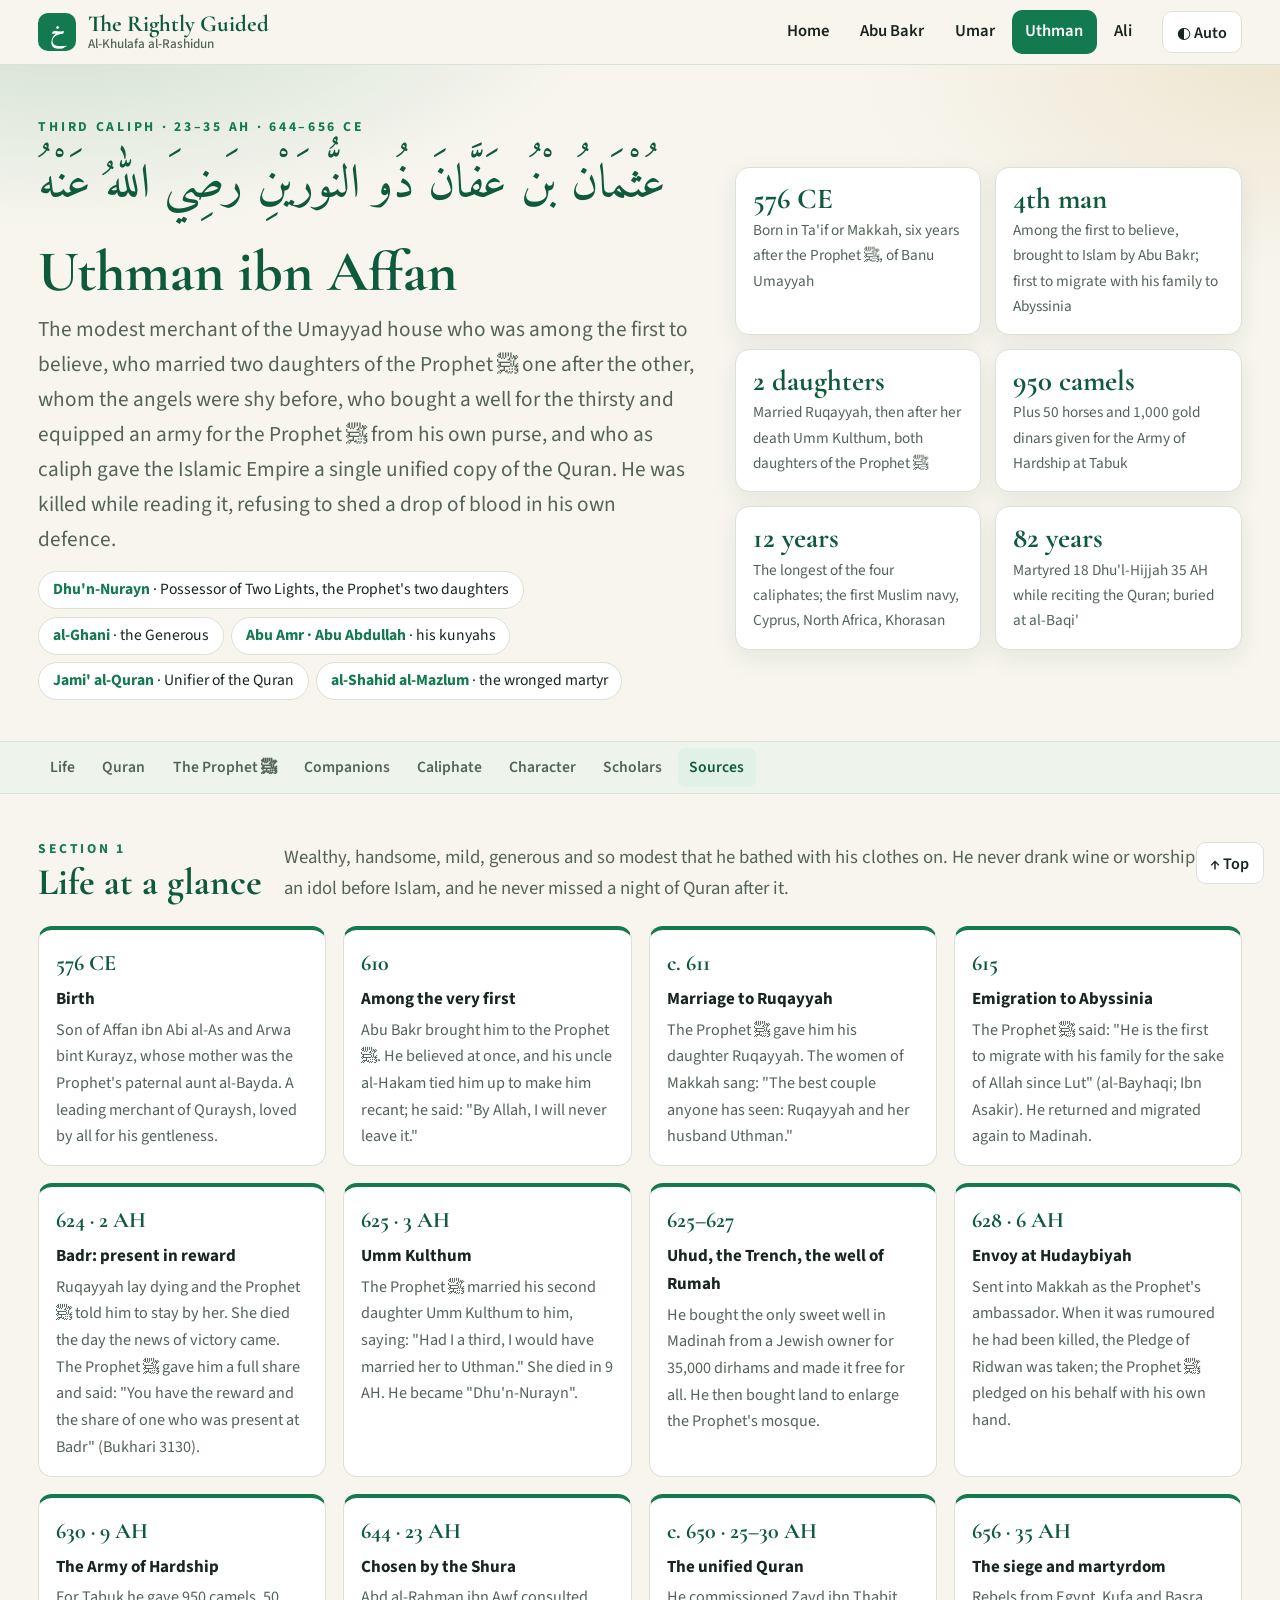
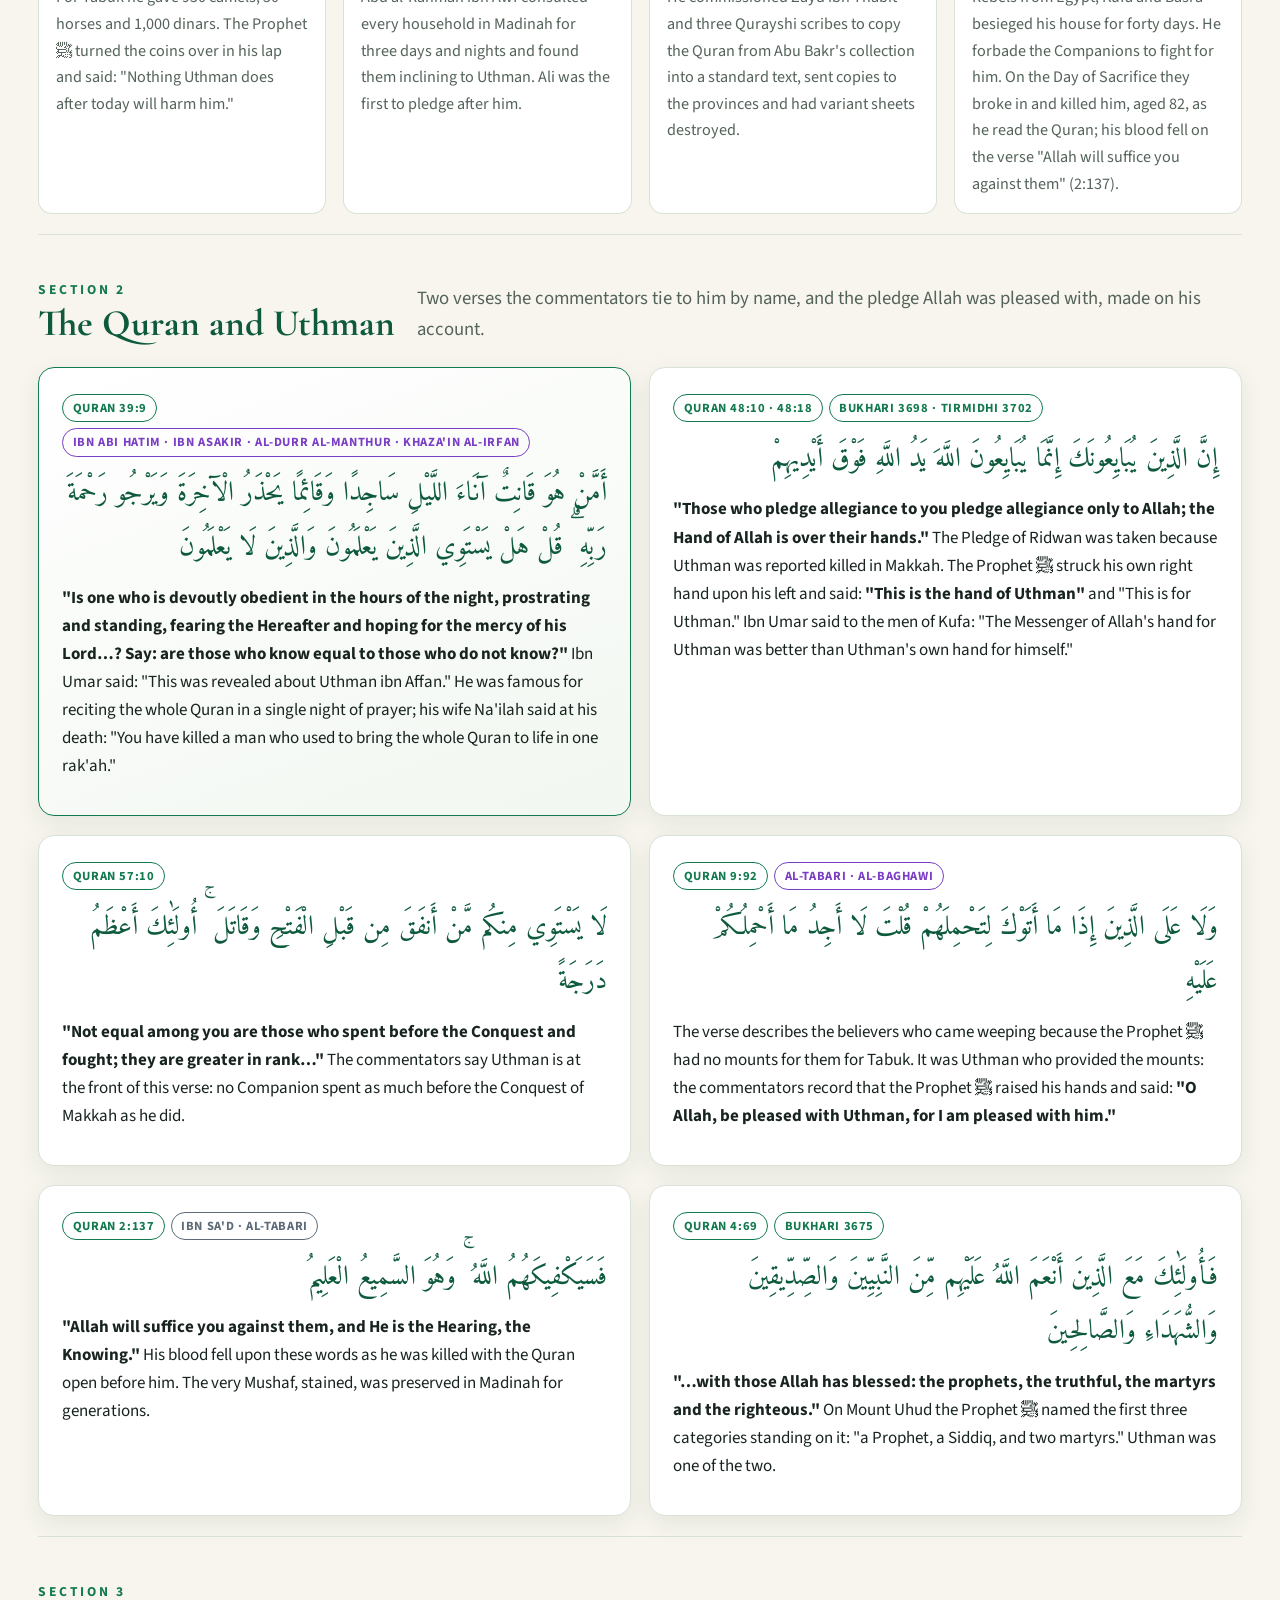
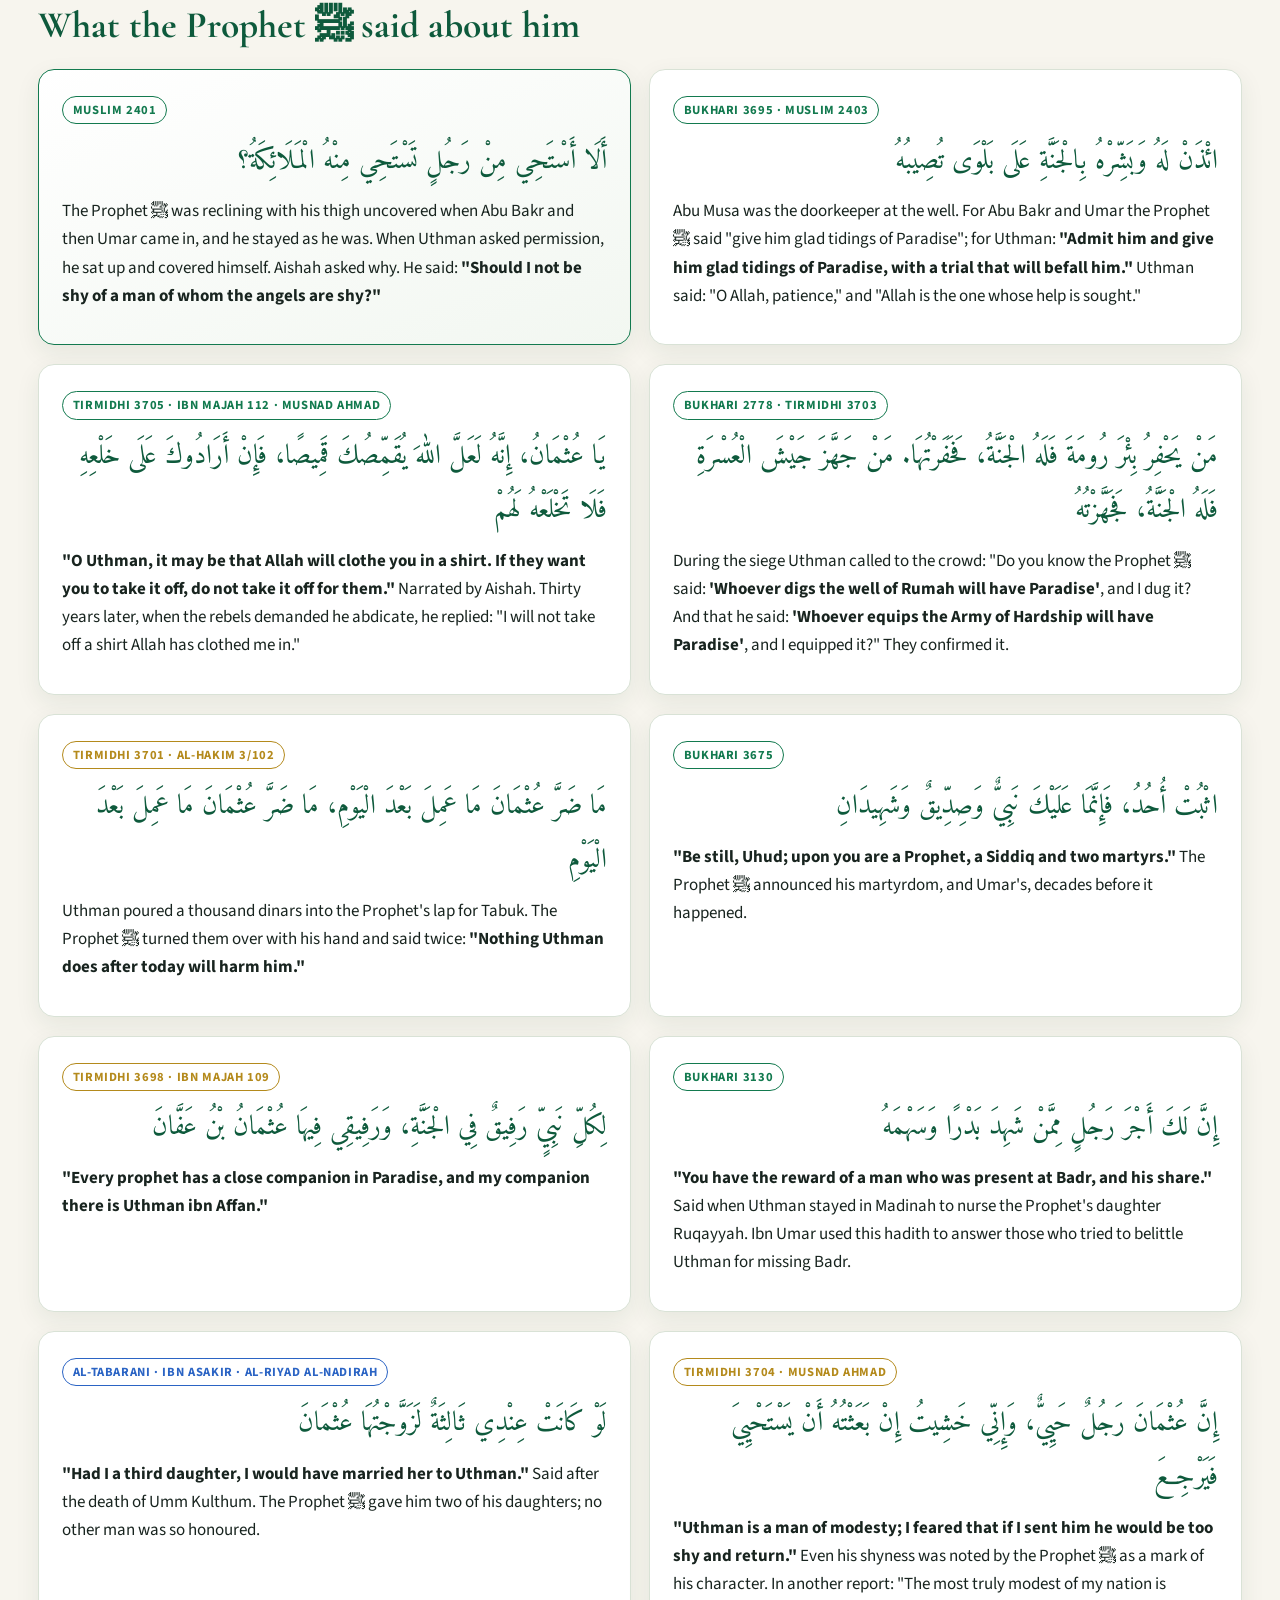
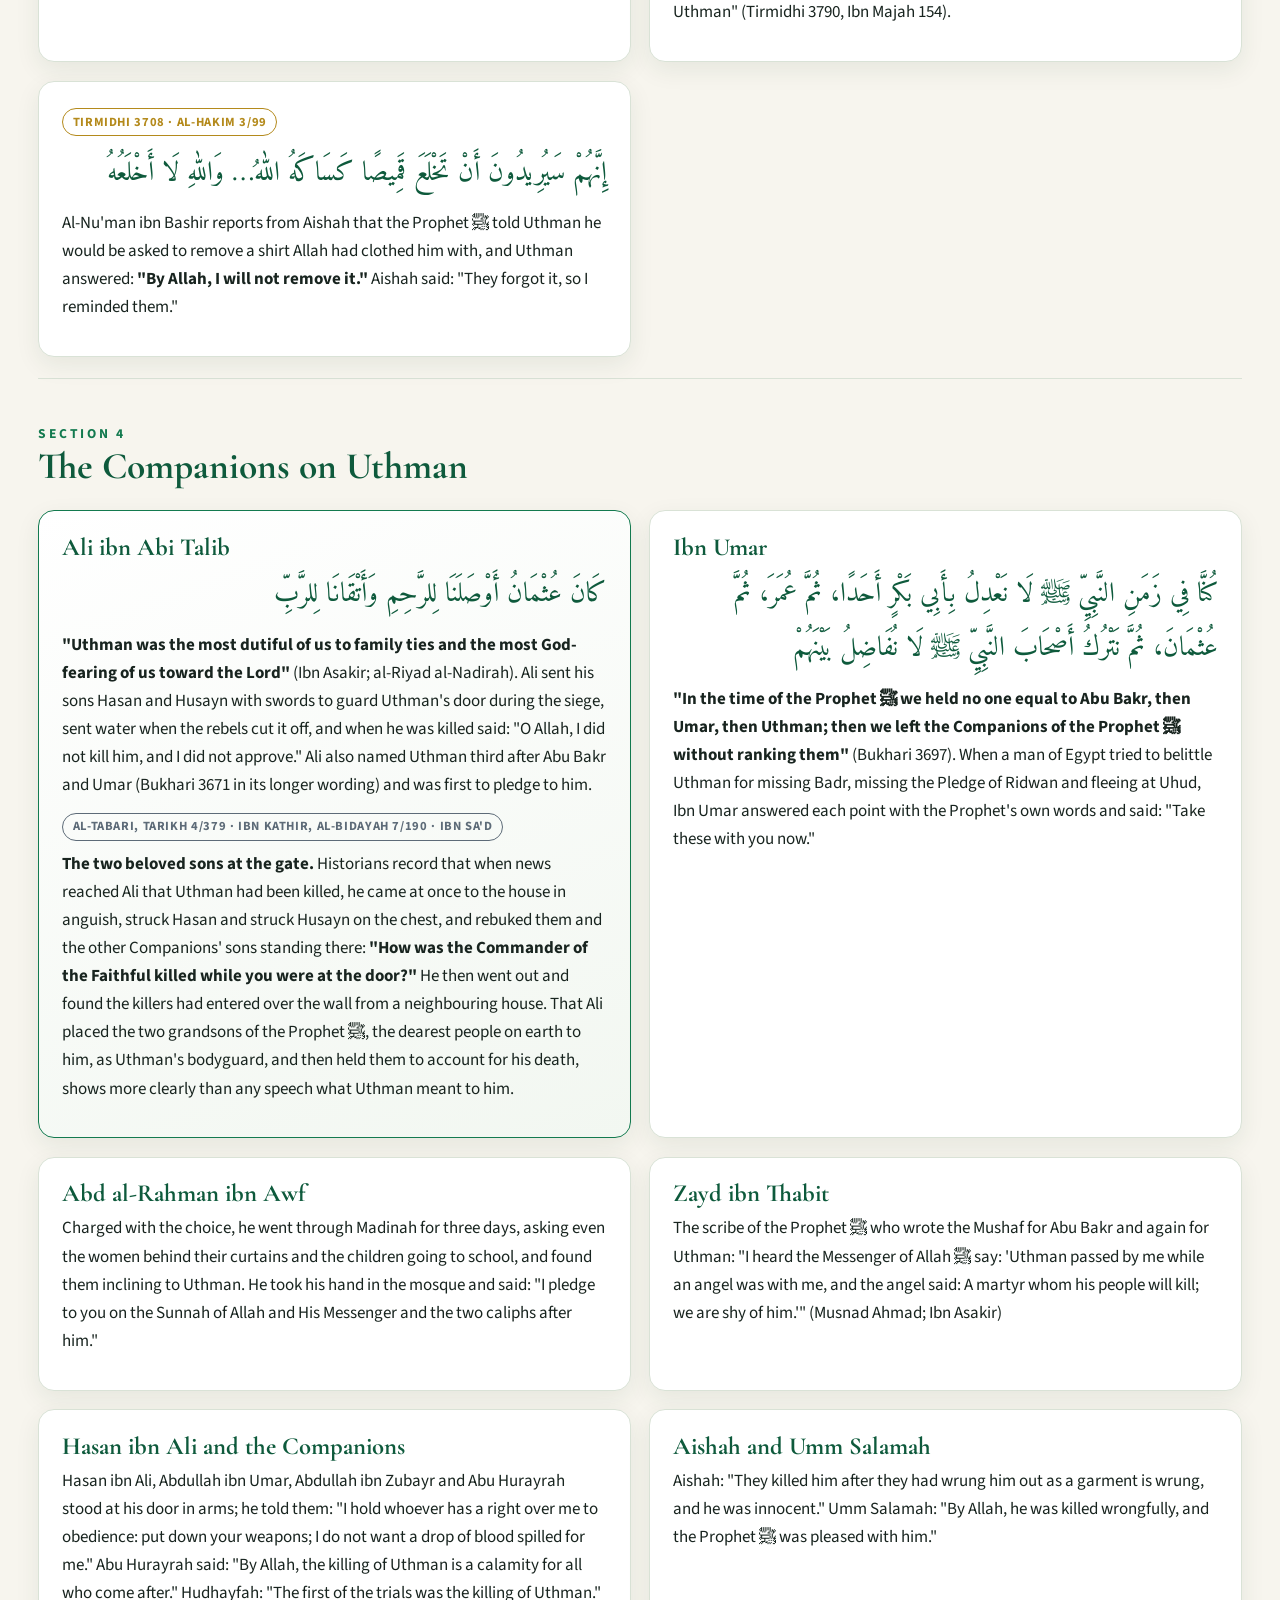
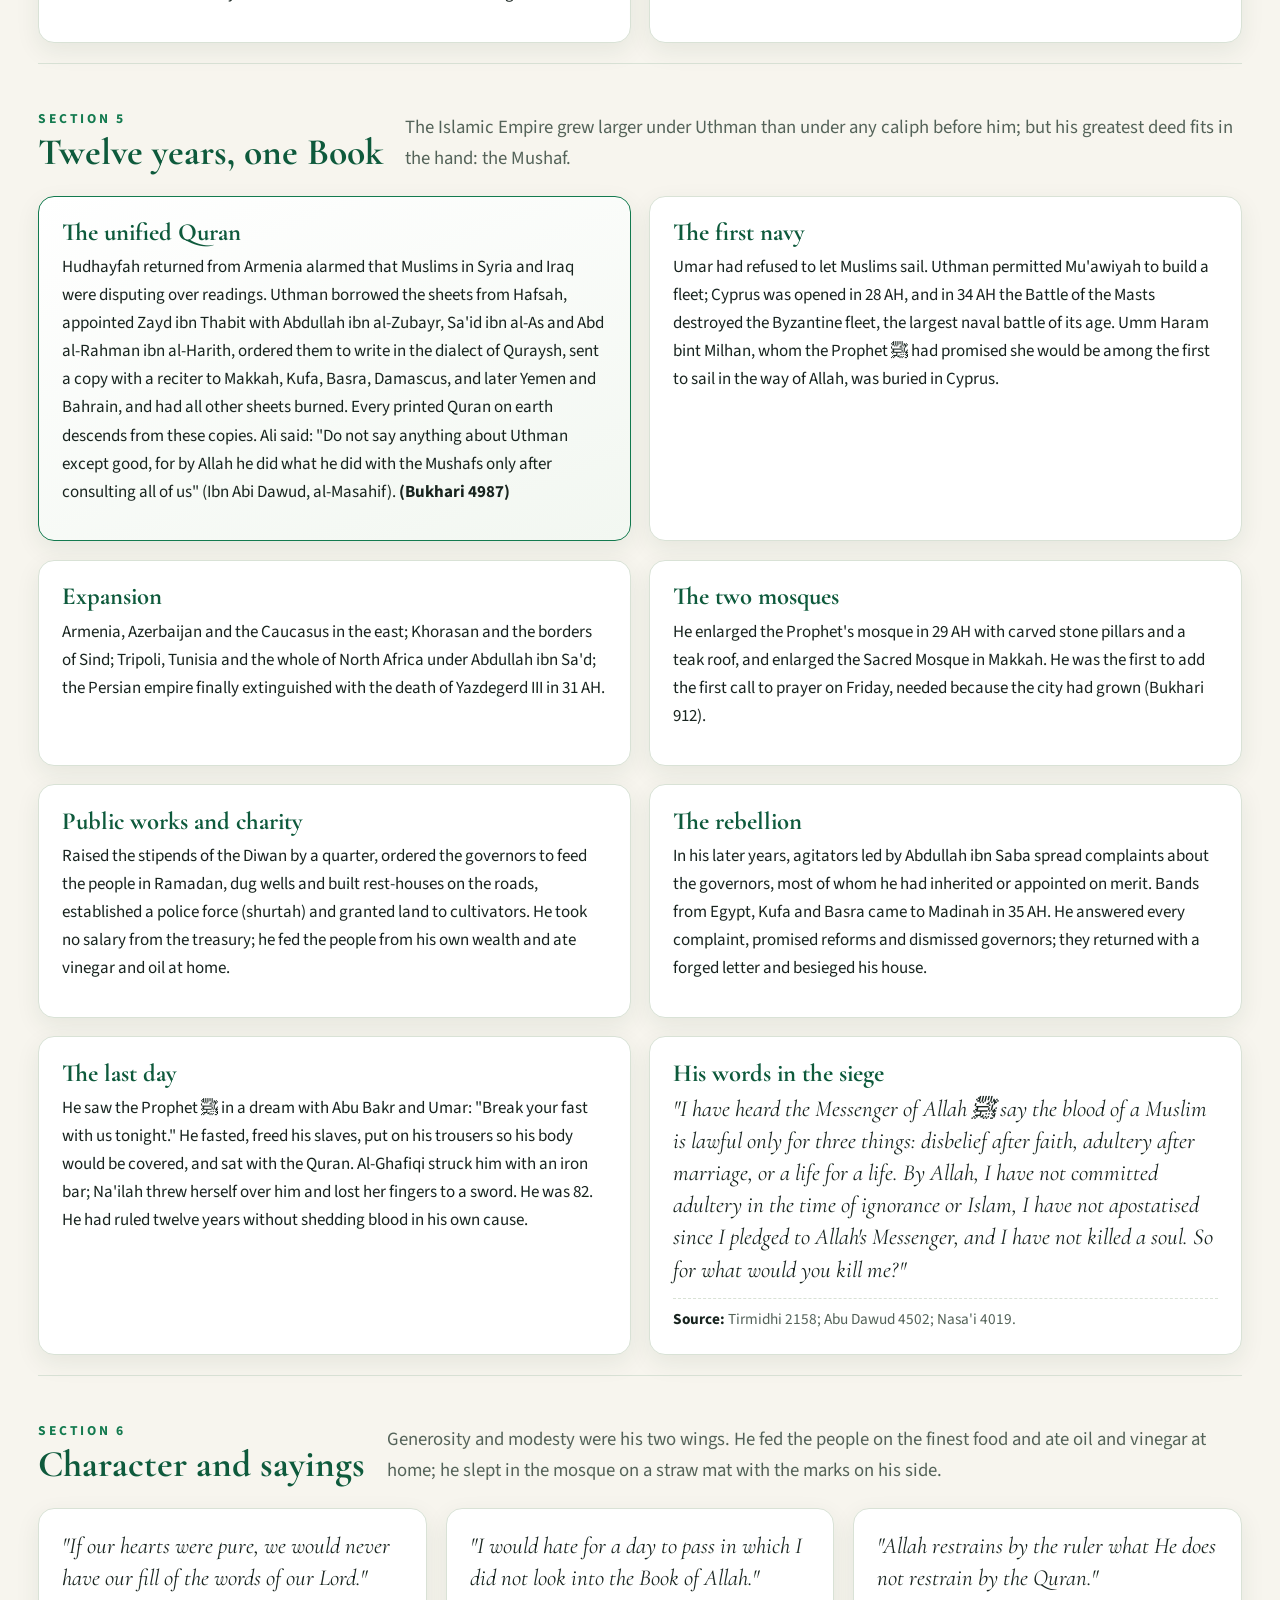
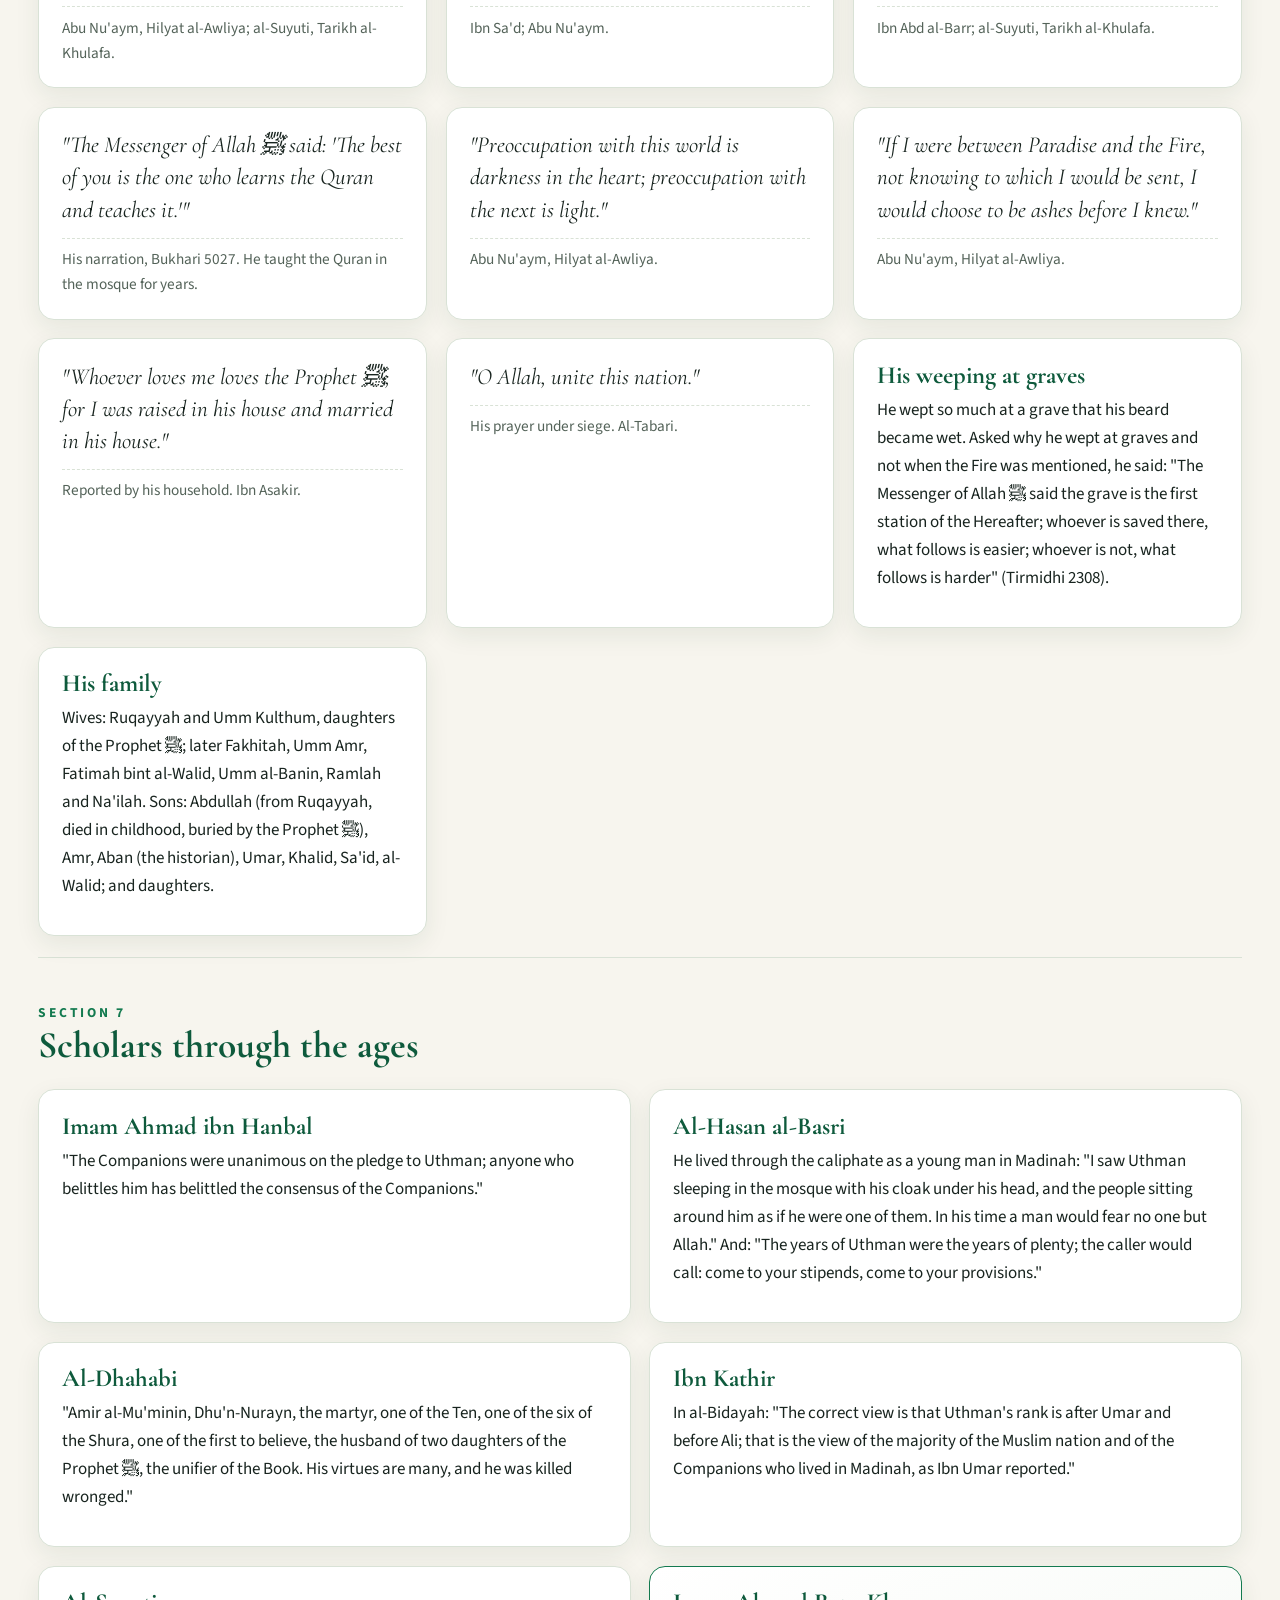
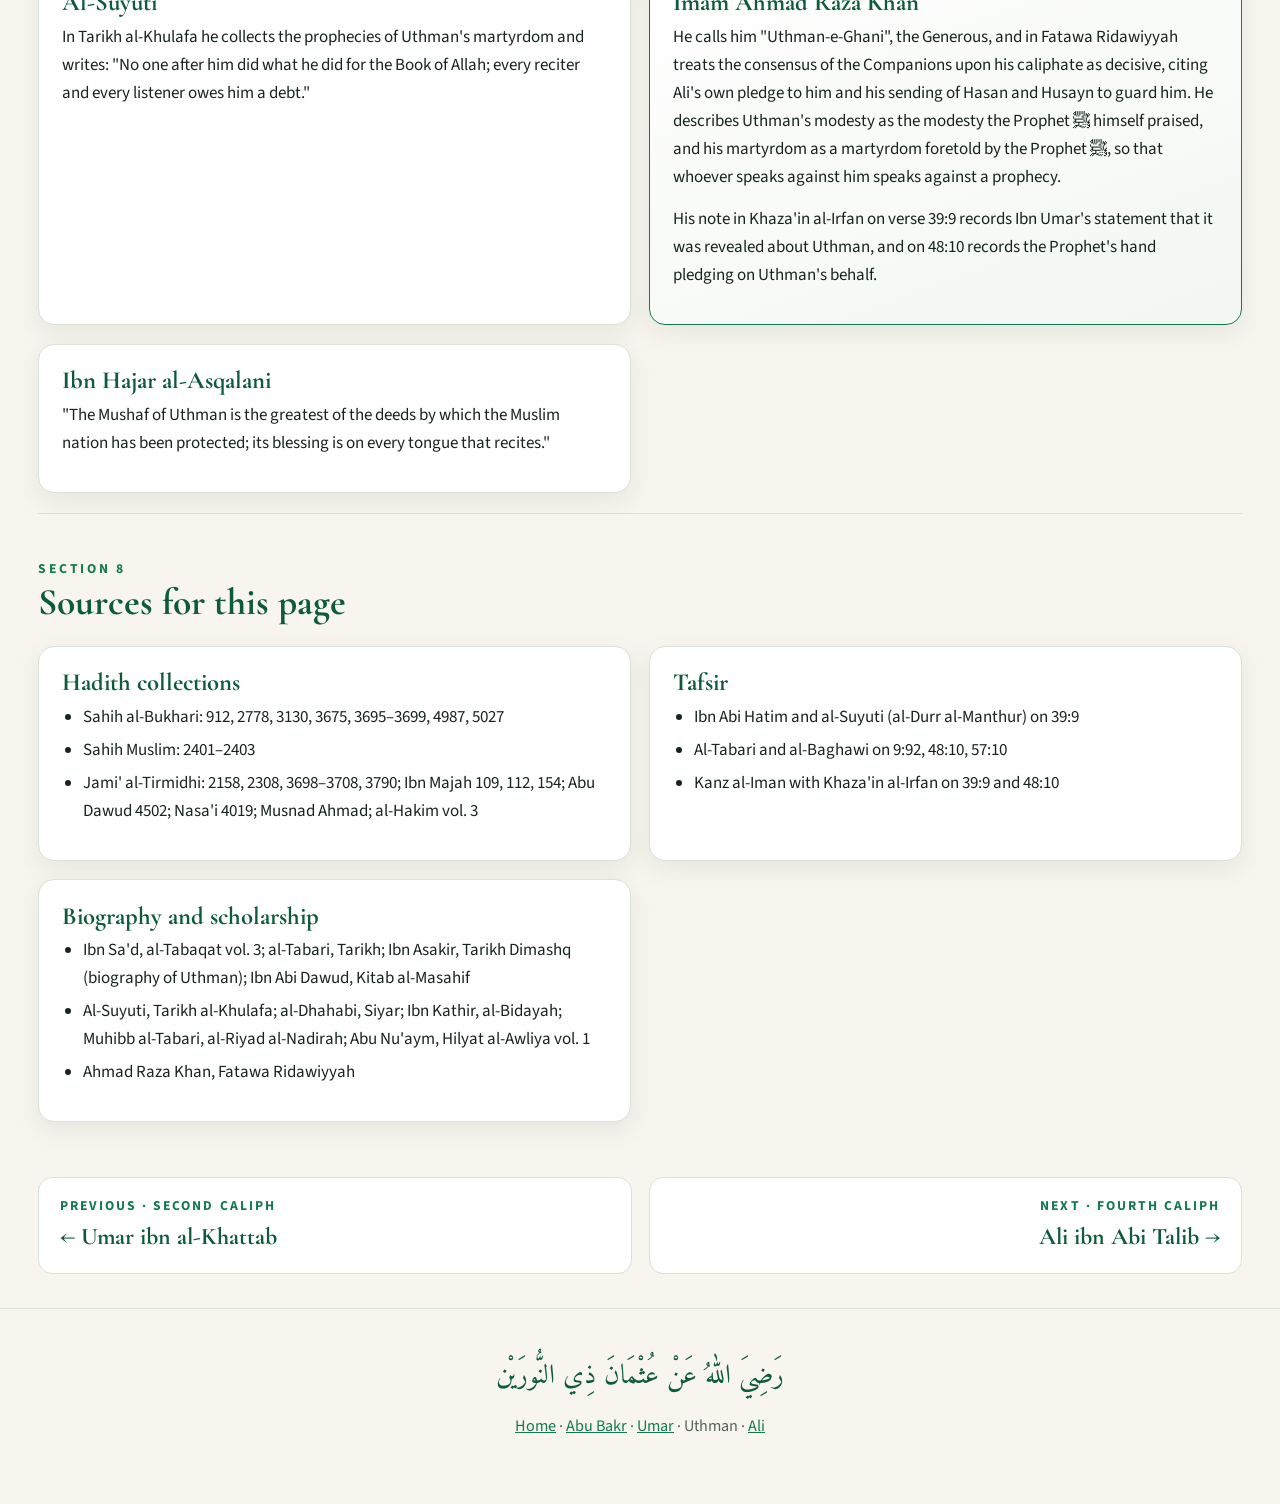
<file: uthman.html>
<!DOCTYPE html>
<html lang="en">
<head>
<meta charset="UTF-8">
<meta name="viewport" content="width=device-width, initial-scale=1.0, viewport-fit=cover">
<title>Uthman Dhu'n-Nurayn — The Rightly Guided</title>
<meta name="description" content="Uthman ibn Affan Dhu'n-Nurayn, the third Rightly Guided Caliph: the Quranic verses connected to him, the words of the Prophet ﷺ, the Companions' testimony, his caliphate, the unified Quran, his martyrdom and the voice of the scholars.">
<meta name="theme-color" content="#137a4f">
<link rel="preconnect" href="https://fonts.googleapis.com"><link rel="preconnect" href="https://fonts.gstatic.com" crossorigin>
<link href="https://fonts.googleapis.com/css2?family=Amiri:wght@400;700&family=Cormorant+Garamond:wght@600;700&family=Source+Sans+3:ital,wght@0,400;0,600;0,700;1,400&family=Noto+Nastaliq+Urdu&display=swap" rel="stylesheet">
<link rel="stylesheet" href="assets/style.css">
<script src="assets/main.js"></script>
</head>
<body id="top">

<header class="site"><div class="wrap">
  <a class="logo" href="index.html"><span class="mark">خ</span><span>The Rightly Guided<small>Al-Khulafa al-Rashidun</small></span></a>
  <nav class="nav" id="nav">
    <a href="index.html">Home</a>
    <a href="abu-bakr.html">Abu Bakr</a>
    <a href="umar.html">Umar</a>
    <a href="uthman.html" class="current">Uthman</a>
    <a href="ali.html">Ali</a>
  </nav>
  <button class="btn themebtn" id="themeBtn" title="Theme: Auto / Light / Dark">◐ Auto</button>
  <button class="btn menubtn" id="menuBtn" aria-label="Menu" aria-expanded="false">☰</button>
</div></header>

<div class="hero"><div class="wrap">
  <div>
    <div class="kicker">Third Caliph · 23–35 AH · 644–656 CE</div>
    <div class="ar big">عُثْمَانُ بْنُ عَفَّانَ ذُو النُّورَيْنِ رَضِيَ اللهُ عَنْهُ</div>
    <h1>Uthman ibn Affan</h1>
    <p class="sub">The modest merchant of the Umayyad house who was among the first to believe, who married two daughters of the Prophet ﷺ one after the other, whom the angels were shy before, who bought a well for the thirsty and equipped an army for the Prophet ﷺ from his own purse, and who as caliph gave the Islamic Empire a single unified copy of the Quran. He was killed while reading it, refusing to shed a drop of blood in his own defence.</p>
    <div class="chips">
      <span class="chip"><b>Dhu'n-Nurayn</b> · Possessor of Two Lights, the Prophet's two daughters</span>
      <span class="chip"><b>al-Ghani</b> · the Generous</span>
      <span class="chip"><b>Abu Amr · Abu Abdullah</b> · his kunyahs</span>
      <span class="chip"><b>Jami' al-Quran</b> · Unifier of the Quran</span>
      <span class="chip"><b>al-Shahid al-Mazlum</b> · the wronged martyr</span>
    </div>
  </div>
  <div class="facts">
    <div class="fact"><div class="v">576 CE</div><div class="l">Born in Ta'if or Makkah, six years after the Prophet ﷺ, of Banu Umayyah</div></div>
    <div class="fact"><div class="v">4th man</div><div class="l">Among the first to believe, brought to Islam by Abu Bakr; first to migrate with his family to Abyssinia</div></div>
    <div class="fact"><div class="v">2 daughters</div><div class="l">Married Ruqayyah, then after her death Umm Kulthum, both daughters of the Prophet ﷺ</div></div>
    <div class="fact"><div class="v">950 camels</div><div class="l">Plus 50 horses and 1,000 gold dinars given for the Army of Hardship at Tabuk</div></div>
    <div class="fact"><div class="v">12 years</div><div class="l">The longest of the four caliphates; the first Muslim navy, Cyprus, North Africa, Khorasan</div></div>
    <div class="fact"><div class="v">82 years</div><div class="l">Martyred 18 Dhu'l-Hijjah 35 AH while reciting the Quran; buried at al-Baqi'</div></div>
  </div>
</div></div>

<nav class="subnav"><div class="wrap">
  <a href="#life">Life</a><a href="#quran">Quran</a><a href="#prophet">The Prophet ﷺ</a><a href="#companions">Companions</a><a href="#caliphate">Caliphate</a><a href="#character">Character</a><a href="#scholars">Scholars</a><a href="#sources">Sources</a>
</div></nav>

<main class="wrap">

<section id="life">
  <div class="sec-head"><div><div class="kicker">Section 1</div><h2>Life at a glance</h2></div>
    <p class="lead">Wealthy, handsome, mild, generous and so modest that he bathed with his clothes on. He never drank wine or worshipped an idol before Islam, and he never missed a night of Quran after it.</p></div>
  <div class="timeline">
    <div class="tl"><div class="y">576 CE</div><div class="t">Birth</div><div class="d">Son of Affan ibn Abi al-As and Arwa bint Kurayz, whose mother was the Prophet's paternal aunt al-Bayda. A leading merchant of Quraysh, loved by all for his gentleness.</div></div>
    <div class="tl"><div class="y">610</div><div class="t">Among the very first</div><div class="d">Abu Bakr brought him to the Prophet ﷺ. He believed at once, and his uncle al-Hakam tied him up to make him recant; he said: "By Allah, I will never leave it."</div></div>
    <div class="tl"><div class="y">c. 611</div><div class="t">Marriage to Ruqayyah</div><div class="d">The Prophet ﷺ gave him his daughter Ruqayyah. The women of Makkah sang: "The best couple anyone has seen: Ruqayyah and her husband Uthman."</div></div>
    <div class="tl"><div class="y">615</div><div class="t">Emigration to Abyssinia</div><div class="d">The Prophet ﷺ said: "He is the first to migrate with his family for the sake of Allah since Lut" (al-Bayhaqi; Ibn Asakir). He returned and migrated again to Madinah.</div></div>
    <div class="tl"><div class="y">624 · 2 AH</div><div class="t">Badr: present in reward</div><div class="d">Ruqayyah lay dying and the Prophet ﷺ told him to stay by her. She died the day the news of victory came. The Prophet ﷺ gave him a full share and said: "You have the reward and the share of one who was present at Badr" (Bukhari 3130).</div></div>
    <div class="tl"><div class="y">625 · 3 AH</div><div class="t">Umm Kulthum</div><div class="d">The Prophet ﷺ married his second daughter Umm Kulthum to him, saying: "Had I a third, I would have married her to Uthman." She died in 9 AH. He became "Dhu'n-Nurayn".</div></div>
    <div class="tl"><div class="y">625–627</div><div class="t">Uhud, the Trench, the well of Rumah</div><div class="d">He bought the only sweet well in Madinah from a Jewish owner for 35,000 dirhams and made it free for all. He then bought land to enlarge the Prophet's mosque.</div></div>
    <div class="tl"><div class="y">628 · 6 AH</div><div class="t">Envoy at Hudaybiyah</div><div class="d">Sent into Makkah as the Prophet's ambassador. When it was rumoured he had been killed, the Pledge of Ridwan was taken; the Prophet ﷺ pledged on his behalf with his own hand.</div></div>
    <div class="tl"><div class="y">630 · 9 AH</div><div class="t">The Army of Hardship</div><div class="d">For Tabuk he gave 950 camels, 50 horses and 1,000 dinars. The Prophet ﷺ turned the coins over in his lap and said: "Nothing Uthman does after today will harm him."</div></div>
    <div class="tl"><div class="y">644 · 23 AH</div><div class="t">Chosen by the Shura</div><div class="d">Abd al-Rahman ibn Awf consulted every household in Madinah for three days and nights and found them inclining to Uthman. Ali was the first to pledge after him.</div></div>
    <div class="tl"><div class="y">c. 650 · 25–30 AH</div><div class="t">The unified Quran</div><div class="d">He commissioned Zayd ibn Thabit and three Qurayshi scribes to copy the Quran from Abu Bakr's collection into a standard text, sent copies to the provinces and had variant sheets destroyed.</div></div>
    <div class="tl"><div class="y">656 · 35 AH</div><div class="t">The siege and martyrdom</div><div class="d">Rebels from Egypt, Kufa and Basra besieged his house for forty days. He forbade the Companions to fight for him. On the Day of Sacrifice they broke in and killed him, aged 82, as he read the Quran; his blood fell on the verse "Allah will suffice you against them" (2:137).</div></div>
  </div>
</section>

<section id="quran">
  <div class="sec-head"><div><div class="kicker">Section 2</div><h2>The Quran and Uthman</h2></div>
    <p class="lead">Two verses the commentators tie to him by name, and the pledge Allah was pleased with, made on his account.</p></div>
  <div class="grid wide">
    <div class="card accent">
      <div class="badges"><span class="badge b-quran">Quran 39:9</span><span class="badge b-tafsir">Ibn Abi Hatim · Ibn Asakir · al-Durr al-Manthur · Khaza'in al-Irfan</span></div>
      <div class="ar">أَمَّنْ هُوَ قَانِتٌ آنَاءَ اللَّيْلِ سَاجِدًا وَقَائِمًا يَحْذَرُ الْآخِرَةَ وَيَرْجُو رَحْمَةَ رَبِّهِ ۗ قُلْ هَلْ يَسْتَوِي الَّذِينَ يَعْلَمُونَ وَالَّذِينَ لَا يَعْلَمُونَ</div>
      <p><b>"Is one who is devoutly obedient in the hours of the night, prostrating and standing, fearing the Hereafter and hoping for the mercy of his Lord…? Say: are those who know equal to those who do not know?"</b> Ibn Umar said: "This was revealed about Uthman ibn Affan." He was famous for reciting the whole Quran in a single night of prayer; his wife Na'ilah said at his death: "You have killed a man who used to bring the whole Quran to life in one rak'ah."</p>
    </div>
    <div class="card">
      <div class="badges"><span class="badge b-quran">Quran 48:10 · 48:18</span><span class="badge b-sahih">Bukhari 3698 · Tirmidhi 3702</span></div>
      <div class="ar">إِنَّ الَّذِينَ يُبَايِعُونَكَ إِنَّمَا يُبَايِعُونَ اللَّهَ يَدُ اللَّهِ فَوْقَ أَيْدِيهِمْ</div>
      <p><b>"Those who pledge allegiance to you pledge allegiance only to Allah; the Hand of Allah is over their hands."</b> The Pledge of Ridwan was taken because Uthman was reported killed in Makkah. The Prophet ﷺ struck his own right hand upon his left and said: <b>"This is the hand of Uthman"</b> and "This is for Uthman." Ibn Umar said to the men of Kufa: "The Messenger of Allah's hand for Uthman was better than Uthman's own hand for himself."</p>
    </div>
    <div class="card">
      <div class="badges"><span class="badge b-quran">Quran 57:10</span></div>
      <div class="ar">لَا يَسْتَوِي مِنكُم مَّنْ أَنفَقَ مِن قَبْلِ الْفَتْحِ وَقَاتَلَ ۚ أُولَٰئِكَ أَعْظَمُ دَرَجَةً</div>
      <p><b>"Not equal among you are those who spent before the Conquest and fought; they are greater in rank…"</b> The commentators say Uthman is at the front of this verse: no Companion spent as much before the Conquest of Makkah as he did.</p>
    </div>
    <div class="card">
      <div class="badges"><span class="badge b-quran">Quran 9:92</span><span class="badge b-tafsir">al-Tabari · al-Baghawi</span></div>
      <div class="ar">وَلَا عَلَى الَّذِينَ إِذَا مَا أَتَوْكَ لِتَحْمِلَهُمْ قُلْتَ لَا أَجِدُ مَا أَحْمِلُكُمْ عَلَيْهِ</div>
      <p>The verse describes the believers who came weeping because the Prophet ﷺ had no mounts for them for Tabuk. It was Uthman who provided the mounts: the commentators record that the Prophet ﷺ raised his hands and said: <b>"O Allah, be pleased with Uthman, for I am pleased with him."</b></p>
    </div>
    <div class="card">
      <div class="badges"><span class="badge b-quran">Quran 2:137</span><span class="badge b-hist">Ibn Sa'd · al-Tabari</span></div>
      <div class="ar">فَسَيَكْفِيكَهُمُ اللَّهُ ۚ وَهُوَ السَّمِيعُ الْعَلِيمُ</div>
      <p><b>"Allah will suffice you against them, and He is the Hearing, the Knowing."</b> His blood fell upon these words as he was killed with the Quran open before him. The very Mushaf, stained, was preserved in Madinah for generations.</p>
    </div>
    <div class="card">
      <div class="badges"><span class="badge b-quran">Quran 4:69</span><span class="badge b-sahih">Bukhari 3675</span></div>
      <div class="ar">فَأُولَٰئِكَ مَعَ الَّذِينَ أَنْعَمَ اللَّهُ عَلَيْهِم مِّنَ النَّبِيِّينَ وَالصِّدِّيقِينَ وَالشُّهَدَاءِ وَالصَّالِحِينَ</div>
      <p><b>"…with those Allah has blessed: the prophets, the truthful, the martyrs and the righteous."</b> On Mount Uhud the Prophet ﷺ named the first three categories standing on it: "a Prophet, a Siddiq, and two martyrs." Uthman was one of the two.</p>
    </div>
  </div>
</section>

<section id="prophet">
  <div class="sec-head"><div><div class="kicker">Section 3</div><h2>What the Prophet ﷺ said about him</h2></div></div>
  <div class="grid wide">
    <div class="card accent">
      <div class="badges"><span class="badge b-sahih">Muslim 2401</span></div>
      <div class="ar">أَلَا أَسْتَحِي مِنْ رَجُلٍ تَسْتَحِي مِنْهُ الْمَلَائِكَةُ؟</div>
      <p>The Prophet ﷺ was reclining with his thigh uncovered when Abu Bakr and then Umar came in, and he stayed as he was. When Uthman asked permission, he sat up and covered himself. Aishah asked why. He said: <b>"Should I not be shy of a man of whom the angels are shy?"</b></p>
    </div>
    <div class="card">
      <div class="badges"><span class="badge b-sahih">Bukhari 3695 · Muslim 2403</span></div>
      <div class="ar">ائْذَنْ لَهُ وَبَشِّرْهُ بِالْجَنَّةِ عَلَى بَلْوَى تُصِيبُهُ</div>
      <p>Abu Musa was the doorkeeper at the well. For Abu Bakr and Umar the Prophet ﷺ said "give him glad tidings of Paradise"; for Uthman: <b>"Admit him and give him glad tidings of Paradise, with a trial that will befall him."</b> Uthman said: "O Allah, patience," and "Allah is the one whose help is sought."</p>
    </div>
    <div class="card">
      <div class="badges"><span class="badge b-sahih">Tirmidhi 3705 · Ibn Majah 112 · Musnad Ahmad</span></div>
      <div class="ar">يَا عُثْمَانُ، إِنَّهُ لَعَلَّ اللهَ يُقَمِّصُكَ قَمِيصًا، فَإِنْ أَرَادُوكَ عَلَى خَلْعِهِ فَلَا تَخْلَعْهُ لَهُمْ</div>
      <p><b>"O Uthman, it may be that Allah will clothe you in a shirt. If they want you to take it off, do not take it off for them."</b> Narrated by Aishah. Thirty years later, when the rebels demanded he abdicate, he replied: "I will not take off a shirt Allah has clothed me in."</p>
    </div>
    <div class="card">
      <div class="badges"><span class="badge b-sahih">Bukhari 2778 · Tirmidhi 3703</span></div>
      <div class="ar">مَنْ يَحْفِرُ بِئْرَ رُومَةَ فَلَهُ الْجَنَّةُ، فَحَفَرْتُهَا. مَنْ جَهَّزَ جَيْشَ الْعُسْرَةِ فَلَهُ الْجَنَّةُ، فَجَهَّزْتُهُ</div>
      <p>During the siege Uthman called to the crowd: "Do you know the Prophet ﷺ said: <b>'Whoever digs the well of Rumah will have Paradise'</b>, and I dug it? And that he said: <b>'Whoever equips the Army of Hardship will have Paradise'</b>, and I equipped it?" They confirmed it.</p>
    </div>
    <div class="card">
      <div class="badges"><span class="badge b-hasan">Tirmidhi 3701 · al-Hakim 3/102</span></div>
      <div class="ar">مَا ضَرَّ عُثْمَانَ مَا عَمِلَ بَعْدَ الْيَوْمِ، مَا ضَرَّ عُثْمَانَ مَا عَمِلَ بَعْدَ الْيَوْمِ</div>
      <p>Uthman poured a thousand dinars into the Prophet's lap for Tabuk. The Prophet ﷺ turned them over with his hand and said twice: <b>"Nothing Uthman does after today will harm him."</b></p>
    </div>
    <div class="card">
      <div class="badges"><span class="badge b-sahih">Bukhari 3675</span></div>
      <div class="ar">اثْبُتْ أُحُدُ، فَإِنَّمَا عَلَيْكَ نَبِيٌّ وَصِدِّيقٌ وَشَهِيدَانِ</div>
      <p><b>"Be still, Uhud; upon you are a Prophet, a Siddiq and two martyrs."</b> The Prophet ﷺ announced his martyrdom, and Umar's, decades before it happened.</p>
    </div>
    <div class="card">
      <div class="badges"><span class="badge b-hasan">Tirmidhi 3698 · Ibn Majah 109</span></div>
      <div class="ar">لِكُلِّ نَبِيٍّ رَفِيقٌ فِي الْجَنَّةِ، وَرَفِيقِي فِيهَا عُثْمَانُ بْنُ عَفَّانَ</div>
      <p><b>"Every prophet has a close companion in Paradise, and my companion there is Uthman ibn Affan."</b></p>
    </div>
    <div class="card">
      <div class="badges"><span class="badge b-sahih">Bukhari 3130</span></div>
      <div class="ar">إِنَّ لَكَ أَجْرَ رَجُلٍ مِمَّنْ شَهِدَ بَدْرًا وَسَهْمَهُ</div>
      <p><b>"You have the reward of a man who was present at Badr, and his share."</b> Said when Uthman stayed in Madinah to nurse the Prophet's daughter Ruqayyah. Ibn Umar used this hadith to answer those who tried to belittle Uthman for missing Badr.</p>
    </div>
    <div class="card">
      <div class="badges"><span class="badge b-manaqib">al-Tabarani · Ibn Asakir · al-Riyad al-Nadirah</span></div>
      <div class="ar">لَوْ كَانَتْ عِنْدِي ثَالِثَةٌ لَزَوَّجْتُهَا عُثْمَانَ</div>
      <p><b>"Had I a third daughter, I would have married her to Uthman."</b> Said after the death of Umm Kulthum. The Prophet ﷺ gave him two of his daughters; no other man was so honoured.</p>
    </div>
    <div class="card">
      <div class="badges"><span class="badge b-hasan">Tirmidhi 3704 · Musnad Ahmad</span></div>
      <div class="ar">إِنَّ عُثْمَانَ رَجُلٌ حَيِيٌّ، وَإِنِّي خَشِيتُ إِنْ بَعَثْتُهُ أَنْ يَسْتَحْيِيَ فَيَرْجِعَ</div>
      <p><b>"Uthman is a man of modesty; I feared that if I sent him he would be too shy and return."</b> Even his shyness was noted by the Prophet ﷺ as a mark of his character. In another report: "The most truly modest of my nation is Uthman" (Tirmidhi 3790, Ibn Majah 154).</p>
    </div>
    <div class="card">
      <div class="badges"><span class="badge b-hasan">Tirmidhi 3708 · al-Hakim 3/99</span></div>
      <div class="ar">إِنَّهُمْ سَيُرِيدُونَ أَنْ تَخْلَعَ قَمِيصًا كَسَاكَهُ اللهُ… وَاللهِ لَا أَخْلَعُهُ</div>
      <p>Al-Nu'man ibn Bashir reports from Aishah that the Prophet ﷺ told Uthman he would be asked to remove a shirt Allah had clothed him with, and Uthman answered: <b>"By Allah, I will not remove it."</b> Aishah said: "They forgot it, so I reminded them."</p>
    </div>
  </div>
</section>

<section id="companions">
  <div class="sec-head"><div><div class="kicker">Section 4</div><h2>The Companions on Uthman</h2></div></div>
  <div class="grid">
    <div class="card accent">
      <h3>Ali ibn Abi Talib</h3>
      <div class="ar">كَانَ عُثْمَانُ أَوْصَلَنَا لِلرَّحِمِ وَأَتْقَانَا لِلرَّبِّ</div>
      <p><b>"Uthman was the most dutiful of us to family ties and the most God-fearing of us toward the Lord"</b> (Ibn Asakir; al-Riyad al-Nadirah). Ali sent his sons Hasan and Husayn with swords to guard Uthman's door during the siege, sent water when the rebels cut it off, and when he was killed said: "O Allah, I did not kill him, and I did not approve." Ali also named Uthman third after Abu Bakr and Umar (Bukhari 3671 in its longer wording) and was first to pledge to him.</p>
      <div class="badges"><span class="badge b-hist">al-Tabari, Tarikh 4/379 · Ibn Kathir, al-Bidayah 7/190 · Ibn Sa'd</span></div>
      <p><b>The two beloved sons at the gate.</b> Historians record that when news reached Ali that Uthman had been killed, he came at once to the house in anguish, struck Hasan and struck Husayn on the chest, and rebuked them and the other Companions' sons standing there: <b>"How was the Commander of the Faithful killed while you were at the door?"</b> He then went out and found the killers had entered over the wall from a neighbouring house. That Ali placed the two grandsons of the Prophet ﷺ, the dearest people on earth to him, as Uthman's bodyguard, and then held them to account for his death, shows more clearly than any speech what Uthman meant to him.</p>
    </div>
    <div class="card">
      <h3>Ibn Umar</h3>
      <div class="ar">كُنَّا فِي زَمَنِ النَّبِيِّ ﷺ لَا نَعْدِلُ بِأَبِي بَكْرٍ أَحَدًا، ثُمَّ عُمَرَ، ثُمَّ عُثْمَانَ، ثُمَّ نَتْرُكُ أَصْحَابَ النَّبِيِّ ﷺ لَا نُفَاضِلُ بَيْنَهُمْ</div>
      <p><b>"In the time of the Prophet ﷺ we held no one equal to Abu Bakr, then Umar, then Uthman; then we left the Companions of the Prophet ﷺ without ranking them"</b> (Bukhari 3697). When a man of Egypt tried to belittle Uthman for missing Badr, missing the Pledge of Ridwan and fleeing at Uhud, Ibn Umar answered each point with the Prophet's own words and said: "Take these with you now."</p>
    </div>
    <div class="card">
      <h3>Abd al-Rahman ibn Awf</h3>
      <p>Charged with the choice, he went through Madinah for three days, asking even the women behind their curtains and the children going to school, and found them inclining to Uthman. He took his hand in the mosque and said: "I pledge to you on the Sunnah of Allah and His Messenger and the two caliphs after him."</p>
    </div>
    <div class="card">
      <h3>Zayd ibn Thabit</h3>
      <p>The scribe of the Prophet ﷺ who wrote the Mushaf for Abu Bakr and again for Uthman: "I heard the Messenger of Allah ﷺ say: 'Uthman passed by me while an angel was with me, and the angel said: A martyr whom his people will kill; we are shy of him.'" (Musnad Ahmad; Ibn Asakir)</p>
    </div>
    <div class="card">
      <h3>Hasan ibn Ali and the Companions</h3>
      <p>Hasan ibn Ali, Abdullah ibn Umar, Abdullah ibn Zubayr and Abu Hurayrah stood at his door in arms; he told them: "I hold whoever has a right over me to obedience: put down your weapons; I do not want a drop of blood spilled for me." Abu Hurayrah said: "By Allah, the killing of Uthman is a calamity for all who come after." Hudhayfah: "The first of the trials was the killing of Uthman."</p>
    </div>
    <div class="card">
      <h3>Aishah and Umm Salamah</h3>
      <p>Aishah: "They killed him after they had wrung him out as a garment is wrung, and he was innocent." Umm Salamah: "By Allah, he was killed wrongfully, and the Prophet ﷺ was pleased with him."</p>
    </div>
  </div>
</section>

<section id="caliphate">
  <div class="sec-head"><div><div class="kicker">Section 5</div><h2>Twelve years, one Book</h2></div>
    <p class="lead">The Islamic Empire grew larger under Uthman than under any caliph before him; but his greatest deed fits in the hand: the Mushaf.</p></div>
  <div class="grid">
    <div class="card accent">
      <h3>The unified Quran</h3>
      <p>Hudhayfah returned from Armenia alarmed that Muslims in Syria and Iraq were disputing over readings. Uthman borrowed the sheets from Hafsah, appointed Zayd ibn Thabit with Abdullah ibn al-Zubayr, Sa'id ibn al-As and Abd al-Rahman ibn al-Harith, ordered them to write in the dialect of Quraysh, sent a copy with a reciter to Makkah, Kufa, Basra, Damascus, and later Yemen and Bahrain, and had all other sheets burned. Every printed Quran on earth descends from these copies. Ali said: "Do not say anything about Uthman except good, for by Allah he did what he did with the Mushafs only after consulting all of us" (Ibn Abi Dawud, al-Masahif). <b>(Bukhari 4987)</b></p>
    </div>
    <div class="card">
      <h3>The first navy</h3>
      <p>Umar had refused to let Muslims sail. Uthman permitted Mu'awiyah to build a fleet; Cyprus was opened in 28 AH, and in 34 AH the Battle of the Masts destroyed the Byzantine fleet, the largest naval battle of its age. Umm Haram bint Milhan, whom the Prophet ﷺ had promised she would be among the first to sail in the way of Allah, was buried in Cyprus.</p>
    </div>
    <div class="card">
      <h3>Expansion</h3>
      <p>Armenia, Azerbaijan and the Caucasus in the east; Khorasan and the borders of Sind; Tripoli, Tunisia and the whole of North Africa under Abdullah ibn Sa'd; the Persian empire finally extinguished with the death of Yazdegerd III in 31 AH.</p>
    </div>
    <div class="card">
      <h3>The two mosques</h3>
      <p>He enlarged the Prophet's mosque in 29 AH with carved stone pillars and a teak roof, and enlarged the Sacred Mosque in Makkah. He was the first to add the first call to prayer on Friday, needed because the city had grown (Bukhari 912).</p>
    </div>
    <div class="card">
      <h3>Public works and charity</h3>
      <p>Raised the stipends of the Diwan by a quarter, ordered the governors to feed the people in Ramadan, dug wells and built rest-houses on the roads, established a police force (shurtah) and granted land to cultivators. He took no salary from the treasury; he fed the people from his own wealth and ate vinegar and oil at home.</p>
    </div>
    <div class="card">
      <h3>The rebellion</h3>
      <p>In his later years, agitators led by Abdullah ibn Saba spread complaints about the governors, most of whom he had inherited or appointed on merit. Bands from Egypt, Kufa and Basra came to Madinah in 35 AH. He answered every complaint, promised reforms and dismissed governors; they returned with a forged letter and besieged his house.</p>
    </div>
    <div class="card">
      <h3>The last day</h3>
      <p>He saw the Prophet ﷺ in a dream with Abu Bakr and Umar: "Break your fast with us tonight." He fasted, freed his slaves, put on his trousers so his body would be covered, and sat with the Quran. Al-Ghafiqi struck him with an iron bar; Na'ilah threw herself over him and lost her fingers to a sword. He was 82. He had ruled twelve years without shedding blood in his own cause.</p>
    </div>
    <div class="card">
      <h3>His words in the siege</h3>
      <div class="quote">"I have heard the Messenger of Allah ﷺ say the blood of a Muslim is lawful only for three things: disbelief after faith, adultery after marriage, or a life for a life. By Allah, I have not committed adultery in the time of ignorance or Islam, I have not apostatised since I pledged to Allah's Messenger, and I have not killed a soul. So for what would you kill me?"</div>
      <div class="src"><b>Source:</b> Tirmidhi 2158; Abu Dawud 4502; Nasa'i 4019.</div>
    </div>
  </div>
</section>

<section id="character">
  <div class="sec-head"><div><div class="kicker">Section 6</div><h2>Character and sayings</h2></div>
    <p class="lead">Generosity and modesty were his two wings. He fed the people on the finest food and ate oil and vinegar at home; he slept in the mosque on a straw mat with the marks on his side.</p></div>
  <div class="grid narrow">
    <div class="card"><div class="quote">"If our hearts were pure, we would never have our fill of the words of our Lord."</div><div class="src">Abu Nu'aym, Hilyat al-Awliya; al-Suyuti, Tarikh al-Khulafa.</div></div>
    <div class="card"><div class="quote">"I would hate for a day to pass in which I did not look into the Book of Allah."</div><div class="src">Ibn Sa'd; Abu Nu'aym.</div></div>
    <div class="card"><div class="quote">"Allah restrains by the ruler what He does not restrain by the Quran."</div><div class="src">Ibn Abd al-Barr; al-Suyuti, Tarikh al-Khulafa.</div></div>
    <div class="card"><div class="quote">"The Messenger of Allah ﷺ said: 'The best of you is the one who learns the Quran and teaches it.'"</div><div class="src">His narration, Bukhari 5027. He taught the Quran in the mosque for years.</div></div>
    <div class="card"><div class="quote">"Preoccupation with this world is darkness in the heart; preoccupation with the next is light."</div><div class="src">Abu Nu'aym, Hilyat al-Awliya.</div></div>
    <div class="card"><div class="quote">"If I were between Paradise and the Fire, not knowing to which I would be sent, I would choose to be ashes before I knew."</div><div class="src">Abu Nu'aym, Hilyat al-Awliya.</div></div>
    <div class="card"><div class="quote">"Whoever loves me loves the Prophet ﷺ; for I was raised in his house and married in his house."</div><div class="src">Reported by his household. Ibn Asakir.</div></div>
    <div class="card"><div class="quote">"O Allah, unite this nation."</div><div class="src">His prayer under siege. Al-Tabari.</div></div>
    <div class="card">
      <h3>His weeping at graves</h3>
      <p>He wept so much at a grave that his beard became wet. Asked why he wept at graves and not when the Fire was mentioned, he said: "The Messenger of Allah ﷺ said the grave is the first station of the Hereafter; whoever is saved there, what follows is easier; whoever is not, what follows is harder" (Tirmidhi 2308).</p>
    </div>
    <div class="card">
      <h3>His family</h3>
      <p>Wives: Ruqayyah and Umm Kulthum, daughters of the Prophet ﷺ; later Fakhitah, Umm Amr, Fatimah bint al-Walid, Umm al-Banin, Ramlah and Na'ilah. Sons: Abdullah (from Ruqayyah, died in childhood, buried by the Prophet ﷺ), Amr, Aban (the historian), Umar, Khalid, Sa'id, al-Walid; and daughters.</p>
    </div>
  </div>
</section>

<section id="scholars">
  <div class="sec-head"><div><div class="kicker">Section 7</div><h2>Scholars through the ages</h2></div></div>
  <div class="grid">
    <div class="card"><h3>Imam Ahmad ibn Hanbal</h3><p>"The Companions were unanimous on the pledge to Uthman; anyone who belittles him has belittled the consensus of the Companions."</p></div>
    <div class="card"><h3>Al-Hasan al-Basri</h3><p>He lived through the caliphate as a young man in Madinah: "I saw Uthman sleeping in the mosque with his cloak under his head, and the people sitting around him as if he were one of them. In his time a man would fear no one but Allah." And: "The years of Uthman were the years of plenty; the caller would call: come to your stipends, come to your provisions."</p></div>
    <div class="card"><h3>Al-Dhahabi</h3><p>"Amir al-Mu'minin, Dhu'n-Nurayn, the martyr, one of the Ten, one of the six of the Shura, one of the first to believe, the husband of two daughters of the Prophet ﷺ, the unifier of the Book. His virtues are many, and he was killed wronged."</p></div>
    <div class="card"><h3>Ibn Kathir</h3><p>In al-Bidayah: "The correct view is that Uthman's rank is after Umar and before Ali; that is the view of the majority of the Muslim nation and of the Companions who lived in Madinah, as Ibn Umar reported."</p></div>
    <div class="card"><h3>Al-Suyuti</h3><p>In Tarikh al-Khulafa he collects the prophecies of Uthman's martyrdom and writes: "No one after him did what he did for the Book of Allah; every reciter and every listener owes him a debt."</p></div>
    <div class="card accent"><h3>Imam Ahmad Raza Khan</h3>
      <p>He calls him "Uthman-e-Ghani", the Generous, and in Fatawa Ridawiyyah treats the consensus of the Companions upon his caliphate as decisive, citing Ali's own pledge to him and his sending of Hasan and Husayn to guard him. He describes Uthman's modesty as the modesty the Prophet ﷺ himself praised, and his martyrdom as a martyrdom foretold by the Prophet ﷺ, so that whoever speaks against him speaks against a prophecy.</p>
      <p>His note in Khaza'in al-Irfan on verse 39:9 records Ibn Umar's statement that it was revealed about Uthman, and on 48:10 records the Prophet's hand pledging on Uthman's behalf.</p></div>
    <div class="card"><h3>Ibn Hajar al-Asqalani</h3><p>"The Mushaf of Uthman is the greatest of the deeds by which the Muslim nation has been protected; its blessing is on every tongue that recites."</p></div>
  </div>
</section>

<section id="sources">
  <div class="sec-head"><div><div class="kicker">Section 8</div><h2>Sources for this page</h2></div></div>
  <div class="grid">
    <div class="card"><h3>Hadith collections</h3><ul><li>Sahih al-Bukhari: 912, 2778, 3130, 3675, 3695–3699, 4987, 5027</li><li>Sahih Muslim: 2401–2403</li><li>Jami' al-Tirmidhi: 2158, 2308, 3698–3708, 3790; Ibn Majah 109, 112, 154; Abu Dawud 4502; Nasa'i 4019; Musnad Ahmad; al-Hakim vol. 3</li></ul></div>
    <div class="card"><h3>Tafsir</h3><ul><li>Ibn Abi Hatim and al-Suyuti (al-Durr al-Manthur) on 39:9</li><li>Al-Tabari and al-Baghawi on 9:92, 48:10, 57:10</li><li>Kanz al-Iman with Khaza'in al-Irfan on 39:9 and 48:10</li></ul></div>
    <div class="card"><h3>Biography and scholarship</h3><ul><li>Ibn Sa'd, al-Tabaqat vol. 3; al-Tabari, Tarikh; Ibn Asakir, Tarikh Dimashq (biography of Uthman); Ibn Abi Dawud, Kitab al-Masahif</li><li>Al-Suyuti, Tarikh al-Khulafa; al-Dhahabi, Siyar; Ibn Kathir, al-Bidayah; Muhibb al-Tabari, al-Riyad al-Nadirah; Abu Nu'aym, Hilyat al-Awliya vol. 1</li><li>Ahmad Raza Khan, Fatawa Ridawiyyah</li></ul></div>
  </div>
</section>

<div class="pn">
  <a href="umar.html"><div class="lbl">Previous · Second Caliph</div><div class="nm">← Umar ibn al-Khattab</div></a>
  <a class="next" href="ali.html"><div class="lbl">Next · Fourth Caliph</div><div class="nm">Ali ibn Abi Talib →</div></a>
</div>
</main>

<footer class="site-foot"><div class="wrap">
  <div class="ar">رَضِيَ اللهُ عَنْ عُثْمَانَ ذِي النُّورَيْن</div>
  <p style="text-align:center"><a href="index.html">Home</a> · <a href="abu-bakr.html">Abu Bakr</a> · <a href="umar.html">Umar</a> · Uthman · <a href="ali.html">Ali</a></p>
</div></footer>
<a class="topbtn" href="#top"><button class="btn">↑ Top</button></a>
</body>
</html>
</file>
<file: assets/style.css>
/* ============================================================
   The Rightly Guided — shared stylesheet
   Theme: automatic (prefers-color-scheme) + manual override via
   <html data-theme="light|dark">. Green accent.
   ============================================================ */

:root{
  --bg:#f7f5ee; --bg2:#eef3ec; --panel:#ffffff; --panel2:#f2f7f1; --line:#d9e2d6;
  --text:#18241f; --muted:#546359; --head:#0e5a3c;
  --green:#137a4f; --green2:#0e5a3c; --green-soft:#e2f1e8; --gold:#b48a1c;
  --sahih:#137a4f; --hasan:#b48a1c; --manaqib:#2b64c4; --tafsir:#7a3fc4; --hist:#5d6b78;
  --shadow:0 8px 24px rgba(20,60,40,.08);
  --radius:16px;
  color-scheme:light;
}
@media (prefers-color-scheme:dark){
  :root:not([data-theme="light"]){
    --bg:#0b1a15; --bg2:#0f231c; --panel:#132a22; --panel2:#183429; --line:#264a3c;
    --text:#eef2ea; --muted:#a9bbb0; --head:#8fe0b6;
    --green:#3ccf8e; --green2:#8fe0b6; --green-soft:#173b2d; --gold:#e3c467;
    --sahih:#3ccf8e; --hasan:#e3c467; --manaqib:#7fb3ff; --tafsir:#c79bff; --hist:#9aa8b5;
    --shadow:0 10px 30px rgba(0,0,0,.35);
    color-scheme:dark;
  }
}
:root[data-theme="dark"]{
  --bg:#0b1a15; --bg2:#0f231c; --panel:#132a22; --panel2:#183429; --line:#264a3c;
  --text:#eef2ea; --muted:#a9bbb0; --head:#8fe0b6;
  --green:#3ccf8e; --green2:#8fe0b6; --green-soft:#173b2d; --gold:#e3c467;
  --sahih:#3ccf8e; --hasan:#e3c467; --manaqib:#7fb3ff; --tafsir:#c79bff; --hist:#9aa8b5;
  --shadow:0 10px 30px rgba(0,0,0,.35);
  color-scheme:dark;
}

*{box-sizing:border-box}
html{font-size:17px;scroll-behavior:smooth;-webkit-text-size-adjust:100%}
body{margin:0;background:var(--bg);color:var(--text);font-family:"Source Sans 3",system-ui,-apple-system,"Segoe UI",Roboto,sans-serif;line-height:1.65;overflow-x:hidden}
a{color:var(--green)}
img{max-width:100%}
h1,h2,h3,h4{font-family:"Cormorant Garamond",Georgia,"Times New Roman",serif;margin:0;line-height:1.15;color:var(--head);font-weight:700}
h1{font-size:3.4rem}
h2{font-size:2.2rem}
h3{font-size:1.45rem}
h4{font-size:1.2rem}
p{margin:.4rem 0 .8rem}
ul{padding-left:1.2rem;margin:.3rem 0 .8rem}
li{margin:.3rem 0}
.muted{color:var(--muted)}
.small{font-size:.92rem}
b,strong{color:var(--text)}

.ar{font-family:"Amiri","Scheherazade New","Noto Naskh Arabic","Traditional Arabic",serif;direction:rtl;text-align:right;font-size:1.6rem;line-height:2;color:var(--head);margin:.35rem 0 .55rem;word-break:normal;overflow-wrap:anywhere}
.ar.big{font-size:2.2rem}
.ur{font-family:"Noto Nastaliq Urdu",serif;direction:rtl;text-align:right;font-size:1.5rem;line-height:2.5;color:var(--head)}

/* ---------- Layout ---------- */
.wrap{width:100%;max-width:1800px;margin:0 auto;padding:0 clamp(16px,3vw,48px)}
section{padding:2.6rem 0 1.2rem;border-bottom:1px solid var(--line)}
section:last-of-type{border-bottom:0}
.sec-head{display:grid;grid-template-columns:auto 1fr;gap:1.3rem;align-items:end;margin-bottom:1.3rem}
.sec-head .lead{font-size:1.1rem;color:var(--muted);margin:0}
.kicker{font-size:.8rem;letter-spacing:.2em;text-transform:uppercase;color:var(--green);font-weight:700}

.grid{display:grid;gap:1.1rem;grid-template-columns:repeat(auto-fit,minmax(400px,1fr))}
.grid.wide{grid-template-columns:repeat(auto-fit,minmax(520px,1fr))}
.grid.narrow{grid-template-columns:repeat(auto-fit,minmax(300px,1fr))}
.card{background:var(--panel);border:1px solid var(--line);border-radius:var(--radius);padding:1.25rem 1.35rem;box-shadow:var(--shadow);min-width:0}
.card.accent{border-color:var(--green);background:linear-gradient(160deg,var(--panel),var(--panel2))}
.card h3{margin-bottom:.35rem}
.badges{display:flex;flex-wrap:wrap;gap:.35rem;margin:.3rem 0 .55rem}
.badge{font-size:.74rem;font-weight:700;letter-spacing:.05em;text-transform:uppercase;padding:.16rem .55rem;border-radius:999px;border:1px solid currentColor;background:transparent}
.b-sahih{color:var(--sahih)} .b-hasan{color:var(--hasan)} .b-manaqib{color:var(--manaqib)} .b-tafsir{color:var(--tafsir)} .b-hist{color:var(--hist)} .b-quran{color:var(--green)}
.src{font-size:.9rem;color:var(--muted);border-top:1px dashed var(--line);margin-top:.7rem;padding-top:.5rem}
.src b{color:var(--text)}
.note{background:var(--green-soft);border-left:4px solid var(--green);padding:.9rem 1.1rem;border-radius:10px;margin:.8rem 0}
.quote{font-family:"Cormorant Garamond",Georgia,serif;font-size:1.35rem;font-style:italic;line-height:1.4}
table{width:100%;border-collapse:collapse;font-size:1rem}
th,td{padding:.55rem .65rem;border-bottom:1px solid var(--line);text-align:left;vertical-align:top}
th{color:var(--head);font-family:"Cormorant Garamond",serif;font-size:1.15rem}
.table-wrap{overflow-x:auto;-webkit-overflow-scrolling:touch}

.legend{display:flex;flex-wrap:wrap;gap:.6rem 1.3rem;align-items:center;font-size:.92rem;color:var(--muted);margin:.5rem 0 0}
.pill{display:inline-flex;align-items:center;gap:.4rem}
.pill i{width:.75rem;height:.75rem;border-radius:50%;display:inline-block}

/* ---------- Site header ---------- */
.site{position:sticky;top:0;z-index:30;background:color-mix(in srgb,var(--bg) 88%,transparent);backdrop-filter:blur(10px);border-bottom:1px solid var(--line)}
.site .wrap{display:flex;align-items:center;gap:1rem;min-height:64px}
.logo{display:flex;align-items:center;gap:.7rem;text-decoration:none;color:var(--head);font-family:"Cormorant Garamond",serif;font-weight:700;font-size:1.35rem;line-height:1.1}
.logo .mark{width:38px;height:38px;border-radius:10px;background:var(--green);color:#fff;display:grid;place-items:center;font-family:"Amiri",serif;font-size:1.3rem;flex:none}
.logo small{display:block;font-family:"Source Sans 3",sans-serif;font-weight:500;font-size:.78rem;color:var(--muted)}
.nav{display:flex;gap:.2rem;margin-left:auto;align-items:center}
.nav a{color:var(--text);text-decoration:none;padding:.5rem .8rem;border-radius:10px;font-weight:600;font-size:.98rem;white-space:nowrap}
.nav a:hover{background:var(--green-soft)}
.nav a.current{background:var(--green);color:#fff}
.btn{background:var(--panel);color:var(--text);border:1px solid var(--line);padding:.5rem .8rem;border-radius:10px;cursor:pointer;font-size:.95rem;font-family:inherit;font-weight:600;white-space:nowrap}
.btn:hover{border-color:var(--green)}
.menubtn{display:none}

/* ---------- Hero ---------- */
.hero{padding:3rem 0 2.4rem;border-bottom:1px solid var(--line);
  background:
    radial-gradient(900px 380px at 5% -10%, color-mix(in srgb,var(--green) 18%,transparent), transparent 60%),
    radial-gradient(700px 360px at 100% 0%, color-mix(in srgb,var(--gold) 14%,transparent), transparent 60%)}
.hero .wrap{display:grid;grid-template-columns:1.3fr 1fr;gap:2.2rem;align-items:center}
.hero .ar.big{text-align:left;font-size:2.8rem;margin:0 0 .3rem}
.hero .sub{font-size:1.25rem;color:var(--muted);max-width:70ch}
.chips{display:flex;flex-wrap:wrap;gap:.45rem;margin-top:.8rem}
.chip{background:var(--panel);border:1px solid var(--line);border-radius:999px;padding:.3rem .8rem;font-size:.92rem}
.chip b{color:var(--green)}
.facts{display:grid;grid-template-columns:repeat(2,1fr);gap:.8rem}
.fact{background:var(--panel);border:1px solid var(--line);border-radius:14px;padding:.9rem 1rem;box-shadow:var(--shadow)}
.fact .v{font-family:"Cormorant Garamond",serif;font-size:1.7rem;font-weight:700;color:var(--head);line-height:1.1}
.fact .l{font-size:.9rem;color:var(--muted);margin-top:.2rem}

/* ---------- In-page sub navigation ---------- */
.subnav{position:sticky;top:64px;z-index:20;background:var(--bg2);border-bottom:1px solid var(--line)}
.subnav .wrap{display:flex;gap:.2rem;overflow-x:auto;padding-top:.35rem;padding-bottom:.35rem;scrollbar-width:none}
.subnav .wrap::-webkit-scrollbar{display:none}
.subnav a{color:var(--muted);text-decoration:none;padding:.4rem .7rem;border-radius:8px;font-size:.92rem;font-weight:600;white-space:nowrap}
.subnav a.active,.subnav a:hover{color:var(--head);background:var(--green-soft)}

/* ---------- Home cards ---------- */
.caliphs{display:grid;grid-template-columns:repeat(4,1fr);gap:1.2rem}
.cal{display:block;text-decoration:none;color:inherit;background:var(--panel);border:1px solid var(--line);border-radius:var(--radius);padding:1.4rem;box-shadow:var(--shadow);transition:transform .15s,border-color .15s}
.cal:hover{transform:translateY(-3px);border-color:var(--green)}
.cal .num{font-family:"Cormorant Garamond",serif;font-size:1rem;letter-spacing:.15em;text-transform:uppercase;color:var(--green);font-weight:700}
.cal .ar{font-size:1.9rem;text-align:left;margin:.2rem 0}
.cal h3{font-size:1.6rem}
.cal .yrs{color:var(--muted);font-size:.95rem;margin:.2rem 0 .6rem}
.cal .go{color:var(--green);font-weight:700;margin-top:.6rem;display:inline-block}

/* ---------- Timeline ---------- */
.timeline{display:grid;grid-template-columns:repeat(auto-fit,minmax(250px,1fr));gap:1rem}
.tl{background:var(--panel);border:1px solid var(--line);border-radius:14px;padding:.9rem 1rem;border-top:4px solid var(--green)}
.tl .y{font-family:"Cormorant Garamond",serif;font-weight:700;font-size:1.3rem;color:var(--head)}
.tl .t{font-weight:700;margin:.2rem 0}
.tl .d{font-size:.95rem;color:var(--muted)}

/* ---------- Prev / next ---------- */
.pn{display:grid;grid-template-columns:1fr 1fr;gap:1rem;padding:2rem 0}
.pn a{text-decoration:none;color:inherit;background:var(--panel);border:1px solid var(--line);border-radius:14px;padding:1rem 1.2rem}
.pn a:hover{border-color:var(--green)}
.pn .lbl{font-size:.8rem;letter-spacing:.15em;text-transform:uppercase;color:var(--green);font-weight:700}
.pn .nm{font-family:"Cormorant Garamond",serif;font-size:1.4rem;font-weight:700;color:var(--head)}
.pn a.next{text-align:right}

footer.site-foot{padding:2rem 0 3rem;color:var(--muted);font-size:.95rem;border-top:1px solid var(--line)}
footer.site-foot .ar{text-align:center;font-size:1.6rem}
.topbtn{position:fixed;right:16px;bottom:16px;z-index:25}

/* ---------- Responsive ---------- */
@media (max-width:1100px){
  h1{font-size:2.8rem} h2{font-size:1.9rem}
  .hero .wrap{grid-template-columns:1fr;gap:1.5rem}
  .hero .ar.big{font-size:2.3rem}
  .caliphs{grid-template-columns:repeat(2,1fr)}
  .grid,.grid.wide{grid-template-columns:repeat(auto-fit,minmax(340px,1fr))}
  .sec-head{grid-template-columns:1fr;gap:.4rem;align-items:start}
}
@media (max-width:820px){
  .nav{position:absolute;left:0;right:0;top:64px;background:var(--bg);border-bottom:1px solid var(--line);flex-direction:column;align-items:stretch;padding:.5rem clamp(16px,3vw,48px) .8rem;display:none;margin:0}
  .nav.open{display:flex}
  .nav a{padding:.7rem .8rem}
  .themebtn{margin-left:auto}
  .menubtn{display:inline-block}
}
@media (max-width:700px){
  html{font-size:16px}
  h1{font-size:2.1rem} h2{font-size:1.65rem} h3{font-size:1.28rem}
  .kicker{font-size:.72rem;letter-spacing:.14em}
  section{padding:1.7rem 0 .8rem}
  .hero{padding:1.6rem 0 1.4rem}
  .hero .ar.big{font-size:1.7rem;line-height:1.9}
  .hero .sub{font-size:1.05rem}
  .chip{font-size:.85rem;padding:.28rem .7rem}
  .facts{gap:.6rem}
  .fact{padding:.75rem .85rem}
  .fact .v{font-size:1.3rem} .fact .l{font-size:.82rem}
  .ar{font-size:1.35rem;line-height:1.95}
  .ur{font-size:1.3rem;line-height:2.3}
  .grid,.grid.wide,.grid.narrow,.caliphs,.timeline{grid-template-columns:1fr;gap:.9rem}
  .card{padding:1rem 1rem;border-radius:14px}
  .badge{font-size:.66rem;padding:.14rem .45rem}
  .quote{font-size:1.2rem}
  .note{padding:.75rem .85rem}
  .subnav{top:64px}
  .pn{grid-template-columns:1fr}
  .pn a.next{text-align:left}
  .logo{font-size:1.15rem}
  .logo small{display:none}
  footer.site-foot .ar{font-size:1.3rem}
  .topbtn{right:12px;bottom:12px}
}
@media print{.site,.subnav,.topbtn,.pn{display:none}}
</file>
